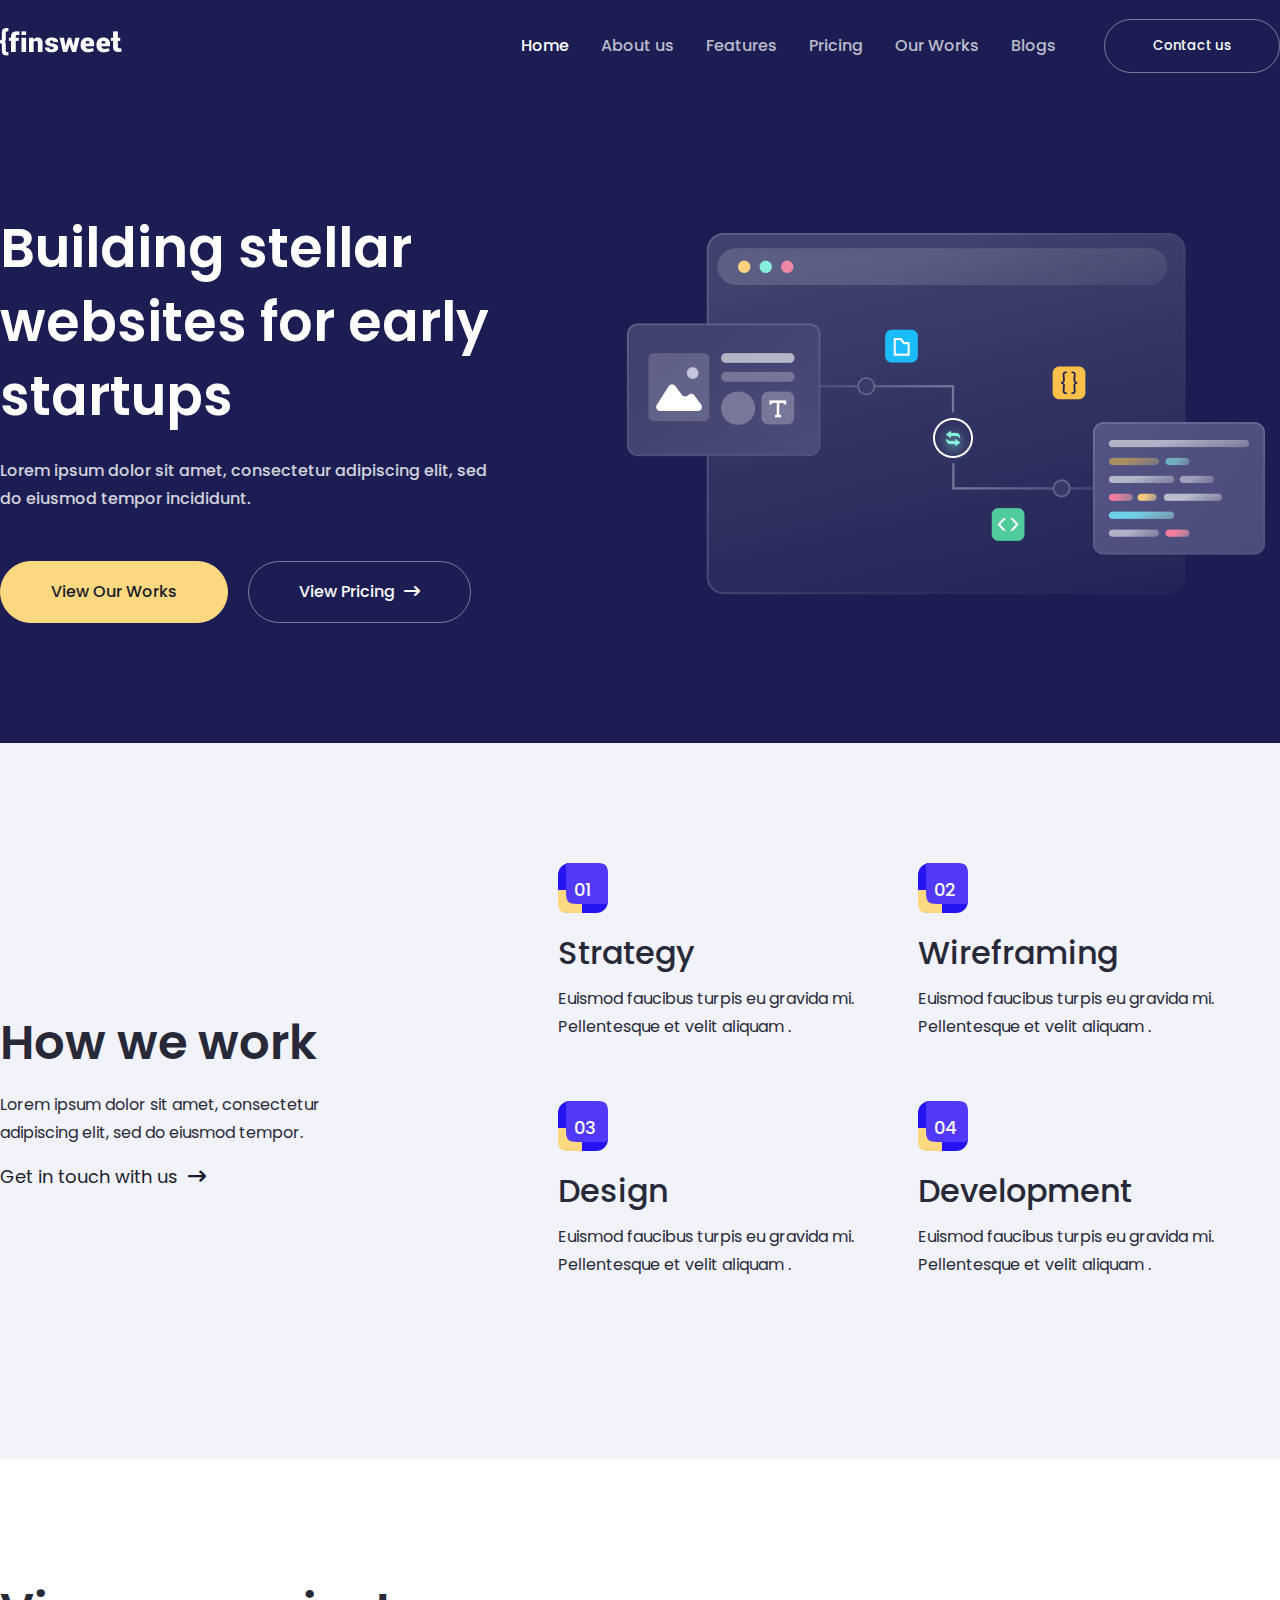
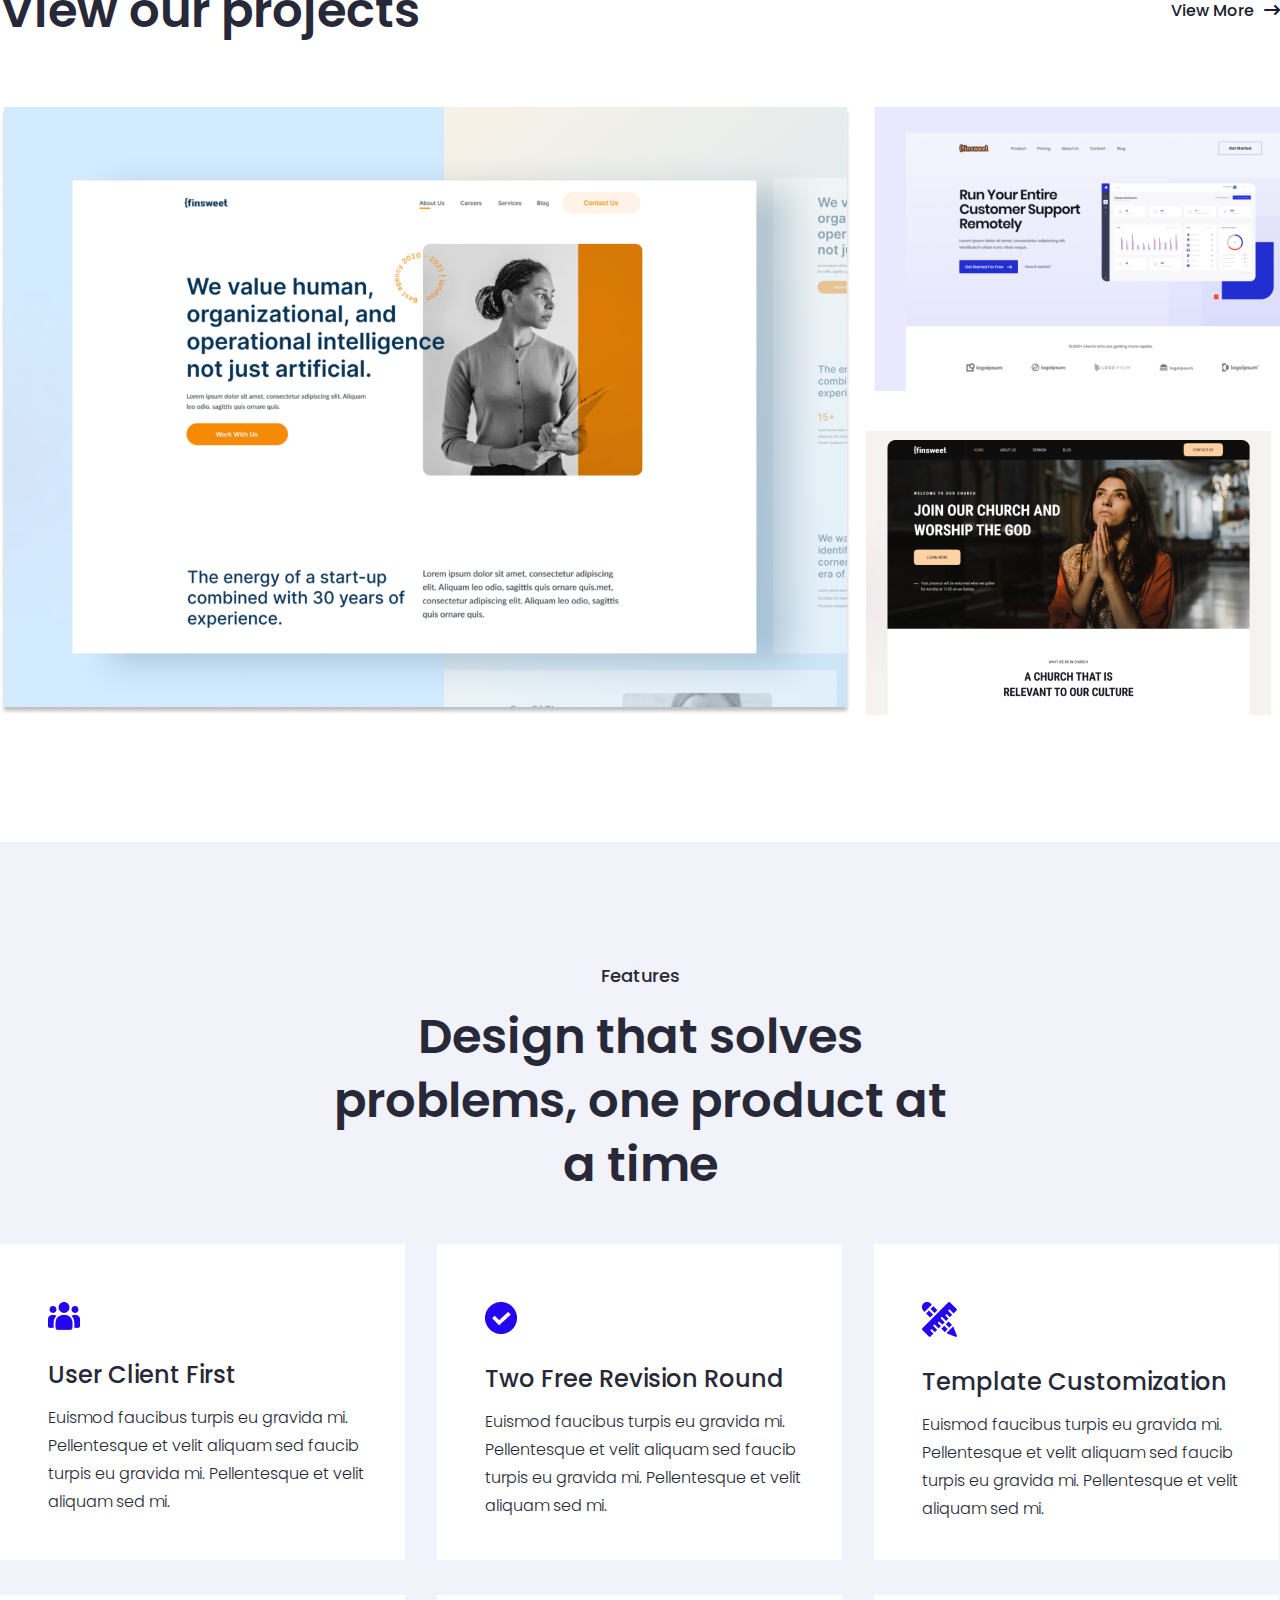
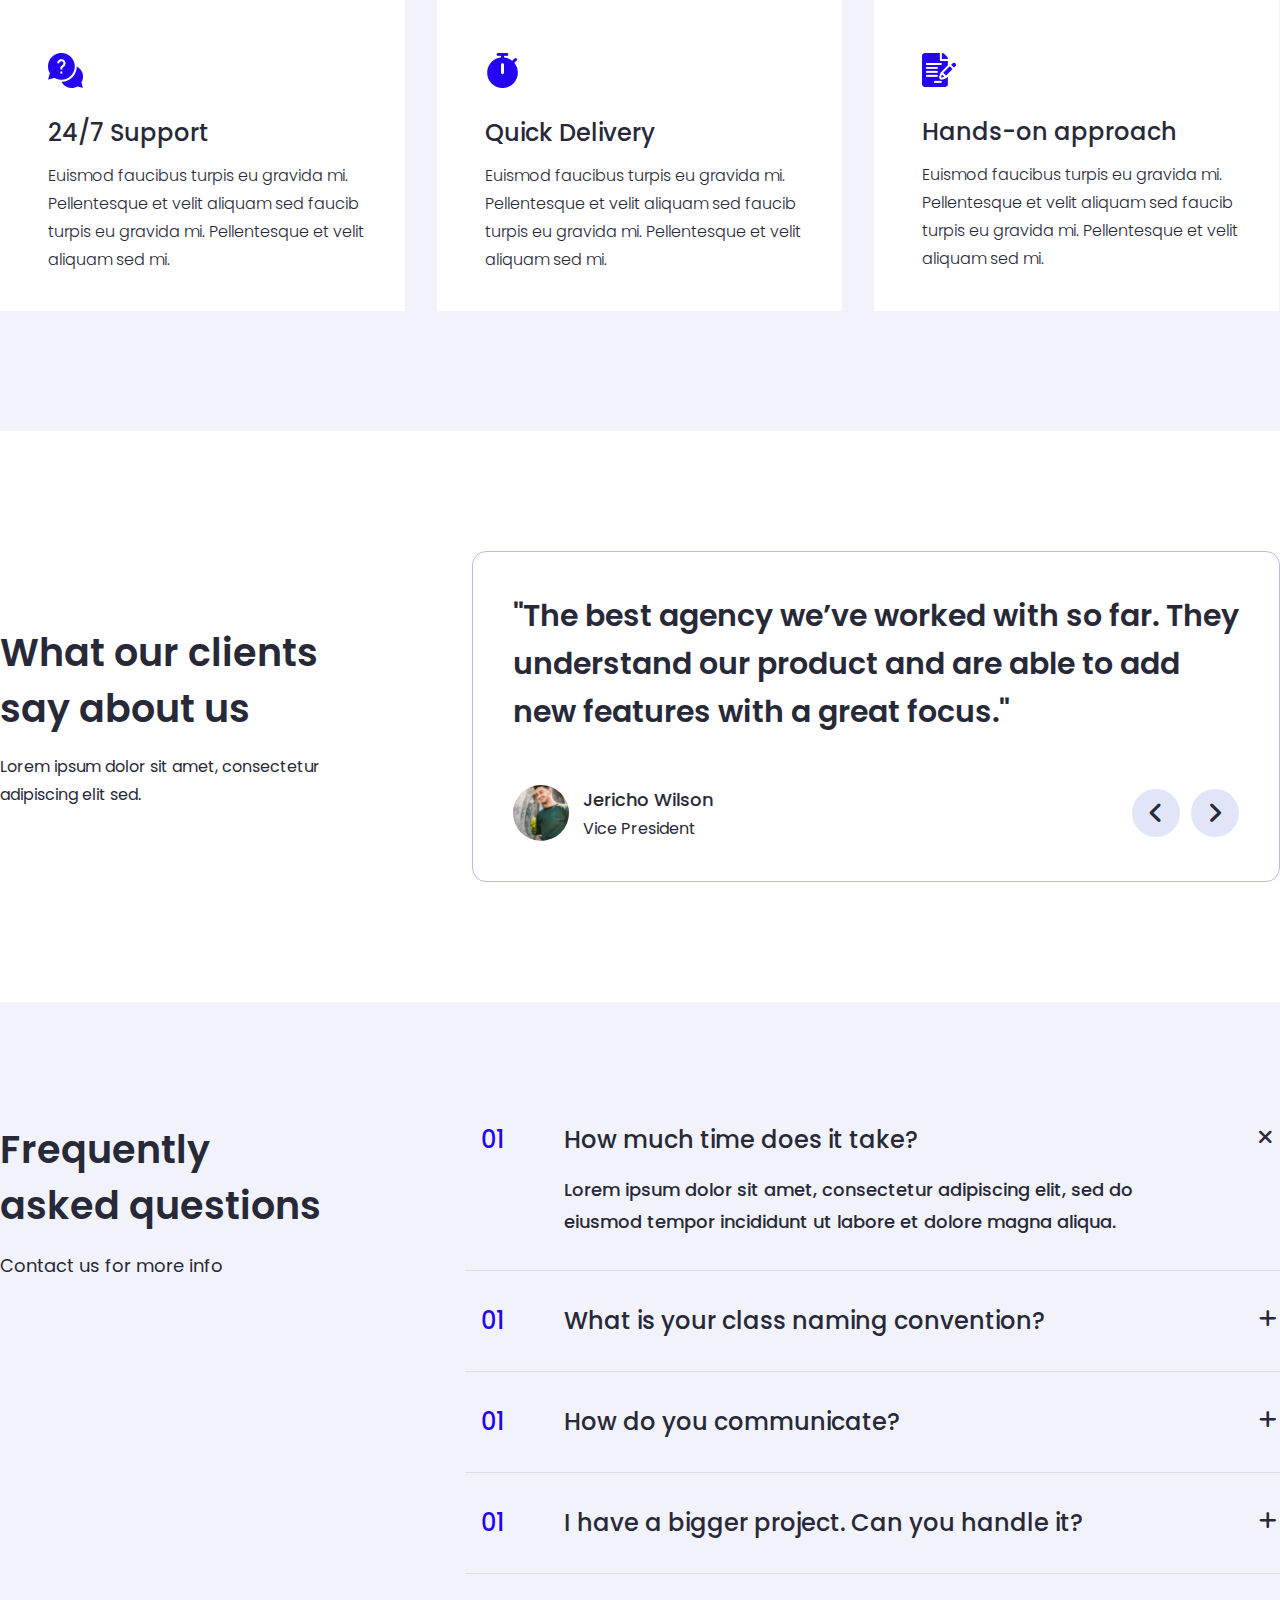
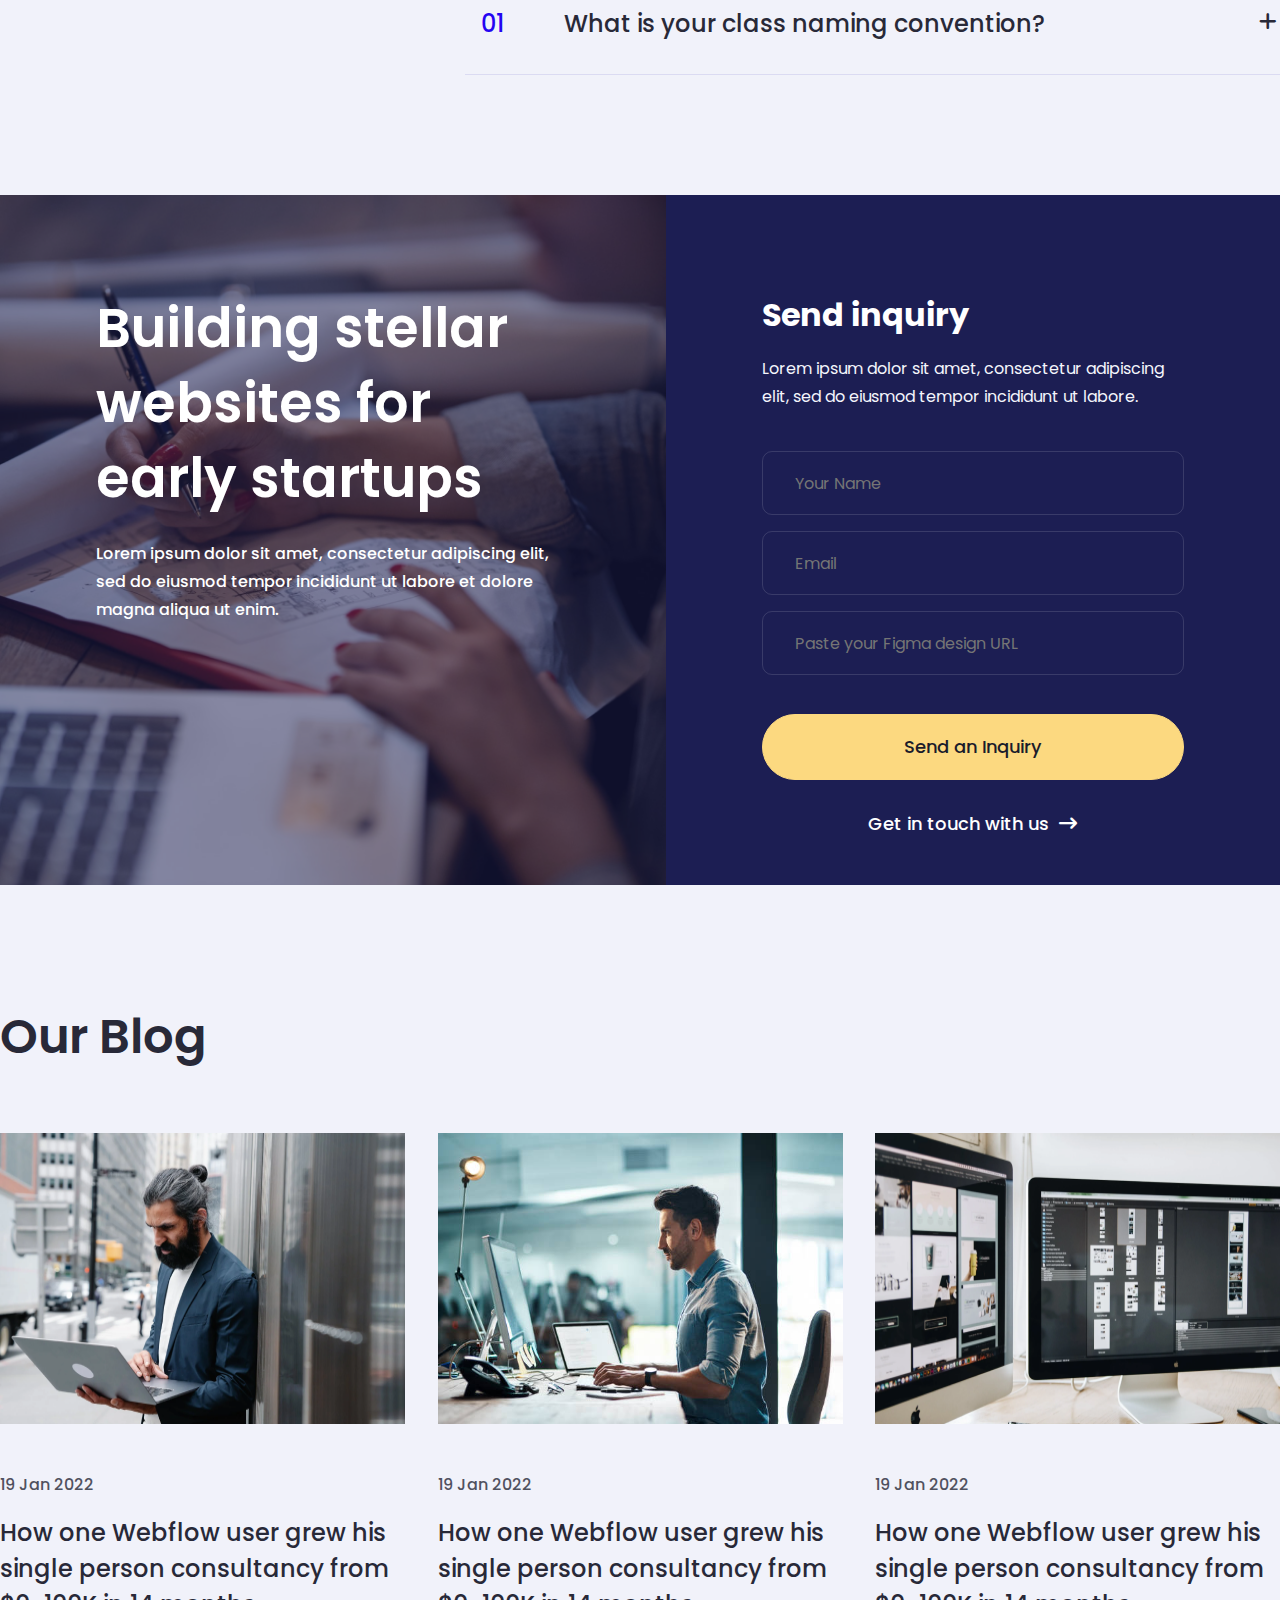
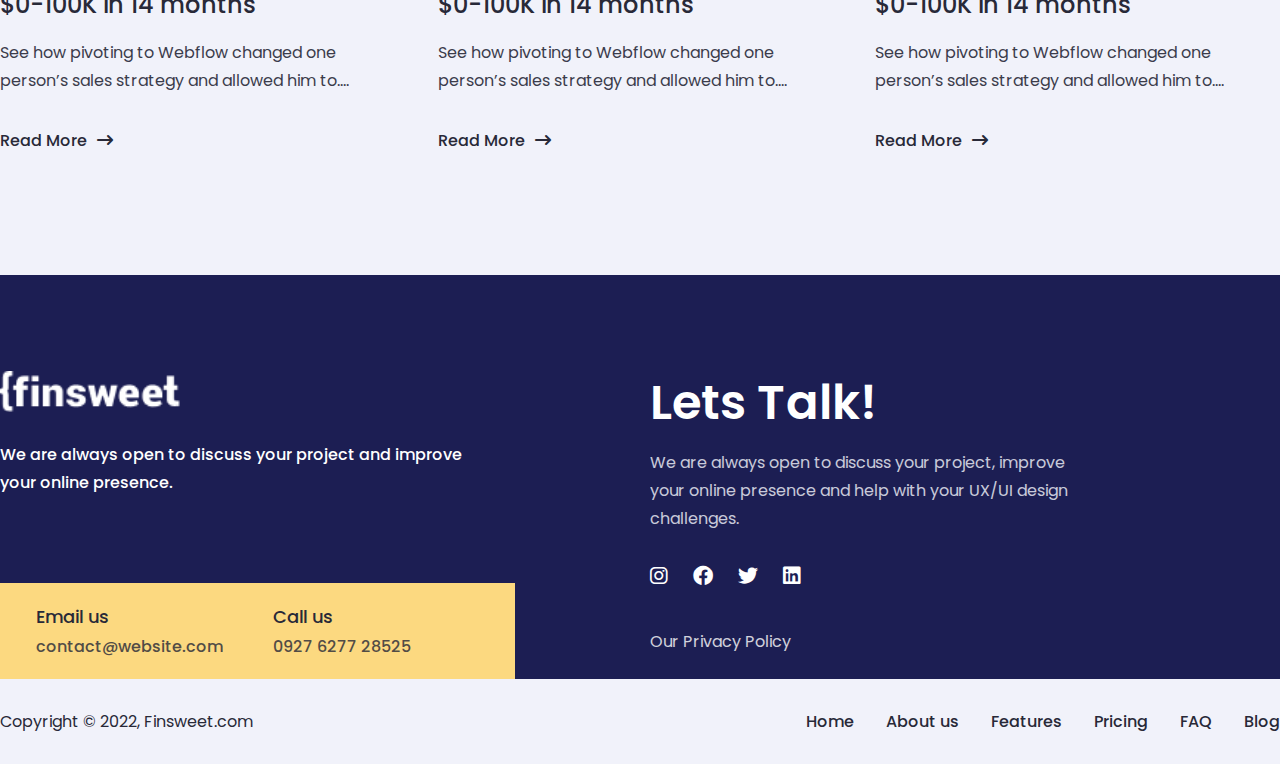
<file: index.html>
<!DOCTYPE html>
<html lang="en">

<head>
    <meta charset="UTF-8">
    <meta http-equiv="X-UA-Compatible" content="IE=edge">
    <meta name="viewport" content="width=device-width, initial-scale=1.0">
    <link rel="stylesheet" href="css/style.css">
    <link rel="stylesheet" href="css/all.min.css">
    <link rel="preconnect" href="https://fonts.googleapis.com">
    <link rel="preconnect" href="https://fonts.gstatic.com" crossorigin>
    <link href="https://fonts.googleapis.com/css2?family=Poppins:wght@100;200;300;400;500;600;700&display=swap"
        rel="stylesheet">
    <title>Finsweet Website | Home</title>
</head>

<body>

    <!-- navbar -->
    <nav>
        <div class="container">
            <div class="navBox display-flex">
                <div class="logo">
                    <a href='#'>
                        <img src="images/logo1.png" alt="logo" srcset="" />
                    </a>
                </div>
                <div class="navItem">
                    <ul class="textMedium display-flex">
                        <li><a class="navActive" href="index.html">Home</a></li>
                        <li><a href="about.html">About us</a></li>
                        <li><a href="features.html">Features</a></li>
                        <li><a href="pricing.html">Pricing</a></li>
                        <li><a href="works.html">Our Works</a></li>
                        <li><a href="blogs.html">Blogs</a></li>
                        <a href="contact.html">
                            <button class="transition">Contact us</button>
                        </a>
                    </ul>
                </div>
            </div>
        </div>
    </nav>
    <!-- navbar -->


    <!-- banner  -->
    <div class="banner">
        <div class="container bannerBox display-flex commonPadding">
            <div class="bannerTxtBox">
                <h1 class="textBig">Building stellar websites for early startups</h1>
                <p class="textSmall textMedium">Lorem ipsum dolor sit amet, consectetur adipiscing elit, sed do eiusmod
                    tempor
                    incididunt.</p>
                <div class="bannerBtnBox">
                    <a href="works.html">
                        <button class="bannerBtn textSmall textMedium btnLight transition">View Our Works</button>
                    </a>
                    <a href="pricing.html"><button class="bannerBtn textSmall textMedium btnDark transition">View
                            Pricing<i class="fa-solid fa-arrow-right-long"></i></button></a>
                </div>
            </div>
            <div class="bannerImgBox">
                <img src="images/banner_img.png" alt="banner_img">
            </div>
        </div>
    </div>
    <!-- banner  -->


    <!-- about  -->
    <div class="about">
        <div class="container aboutBox commonPadding display-flex">
            <div class="aboutTxt">
                <h1 class="textBig">How we work</h1>
                <p class="textSmall aboutTxtDetails">Lorem ipsum dolor sit amet, consectetur adipiscing elit, sed do
                    eiusmod
                    tempor.</p>
                <p class="textSmall aboutTxtFooter"><a href="#" class="transition">
                        Get in touch with us<i class="fa-solid fa-arrow-right-long"></i>
                    </a></p>

            </div>
            <div class="strategyBox">
                <div class="strategies">
                    <div class="strategyNum">
                        <img src="images/about1.png" alt="strategyNum"><span>01</span>
                    </div>
                    <h1 class="textLarge">Strategy</h1>
                    <p class="textSmall">
                        Euismod faucibus turpis eu gravida mi. Pellentesque et velit aliquam .
                    </p>
                </div>
                <div class="strategies">
                    <div class="strategyNum">
                        <img src="images/about1.png" alt="strategyNum"><span>02</span>
                    </div>
                    <h1 class="textLarge">Wireframing</h1>
                    <p class="textSmall">
                        Euismod faucibus turpis eu gravida mi. Pellentesque et velit aliquam .
                    </p>
                </div>
                <div class="strategies">
                    <div class="strategyNum">
                        <img src="images/about1.png" alt="strategyNum"><span>03</span>
                    </div>
                    <h1 class="textLarge">Design</h1>
                    <p class="textSmall">
                        Euismod faucibus turpis eu gravida mi. Pellentesque et velit aliquam .
                    </p>
                </div>
                <div class="strategies">
                    <div class="strategyNum">
                        <img src="images/about1.png" alt="strategyNum"><span>04</span>
                    </div>
                    <h1 class="textLarge">Development</h1>
                    <p class="textSmall">
                        Euismod faucibus turpis eu gravida mi. Pellentesque et velit aliquam .
                    </p>
                </div>
            </div>
        </div>
    </div>
    <!-- about  -->


    <!-- projects  -->
    <div class="projects">
        <div class="container projectBox commonPadding">
            <div class="projectHeading display-flex">
                <h1 class="textBig">View our projects</h1><a href="#"><span class="transition textSmall textMedium">View
                        More<i class="fa-solid fa-arrow-right-long"></i></span></a>
            </div>
            <div class="projectGallery display-flex">
                <div class="mainImgBox">
                    <div class="overlay transition">
                        <h1 class="textBig projectNames">Workhub office Webflow Webflow Design</h1>
                        <p class="textSmall projectDescription">
                            Euismod faucibus turpis eu gravida mi. Pellentesque et velit aliquam
                        </p>
                        <a class="projectFooter" href="#"><span>View project<i
                                    class="transition fa-solid fa-arrow-right-long"></i></span></a>
                    </div>
                    <img class="part1Img" src="images/project_img1.png" alt="projectImg1">
                </div>
                <div class="projectPart2">
                    <div class="part2ImgBox">
                        <div class="overlay">
                            <h1 class="textBig projectNames">Unisaas Website
                                Design</h1>
                            <a class="projectFooter" href="#"><span>View portfolio<i
                                        class="transition fa-solid fa-arrow-right-long"></i></span></a>
                        </div>
                        <img class="part2Img" src="images/project_img2.png" alt="projectImg2">
                    </div>
                    <div class="part2ImgBox">
                        <div class="overlay">
                            <h1 class="textBig projectNames">Another Website
                                Design</h1>
                            <a class="projectFooter" href="#"><span>View Website<i
                                        class="transition fa-solid fa-arrow-right-long"></i></span></a>
                        </div>
                        <img class="part2Img" src="images/project_img3.png" alt="projectImg3">
                    </div>
                </div>
            </div>
        </div>
    </div>
    <!-- projects  -->


    <!-- features -->
    <div class="features">
        <div class="container featureBox commonPadding">
            <div class="featureTxts text-center">
                <p class="textSmall textMedium">
                    Features
                </p>
                <h1 class="featureHeading textBig">
                    Design that solves problems, one product at a time
                </h1>
            </div>
            <div class="featureGallery display-flex">
                <div class="featureContents">
                    <div class="featureIcon"><img src="images/icons/Icon1.png" alt="Icon1"></div>
                    <p class="textMedium">User Client First</p>
                    <p class="textSmall textLight">Euismod faucibus turpis eu gravida mi. Pellentesque et velit aliquam
                        sed faucib
                        turpis eu gravida mi. Pellentesque et velit aliquam sed mi. </p>
                </div>
                <div class="featureContents">
                    <div class="featureIcon"><img src="images/icons/Icon2.png" alt="Icon2"></div>
                    <p class="textMedium">Two Free Revision Round</p>
                    <p class="textSmall textLight">Euismod faucibus turpis eu gravida mi. Pellentesque et velit aliquam
                        sed faucib
                        turpis eu gravida mi. Pellentesque et velit aliquam sed mi. </p>
                </div>
                <div class="featureContents">
                    <div class="featureIcon"><img src="images/icons/Icon3.png" alt="Icon3"></div>
                    <p class="textMedium">Template Customization</p>
                    <p class="textSmall textLight">Euismod faucibus turpis eu gravida mi. Pellentesque et velit aliquam
                        sed faucib
                        turpis eu gravida mi. Pellentesque et velit aliquam sed mi. </p>
                </div>
                <div class="featureContents">
                    <div class="featureIcon"><img src="images/icons/Icon4.png" alt="Icon4"></div>
                    <p class="textMedium">24/7 Support</p>
                    <p class="textSmall textLight">Euismod faucibus turpis eu gravida mi. Pellentesque et velit aliquam
                        sed faucib
                        turpis eu gravida mi. Pellentesque et velit aliquam sed mi. </p>
                </div>
                <div class="featureContents">
                    <div class="featureIcon"><img src="images/icons/Icon5.png" alt="Icon5"></div>
                    <p class="textMedium">Quick Delivery</p>
                    <p class="textSmall textLight">Euismod faucibus turpis eu gravida mi. Pellentesque et velit aliquam
                        sed faucib
                        turpis eu gravida mi. Pellentesque et velit aliquam sed mi. </p>
                </div>
                <div class="featureContents">
                    <div class="featureIcon"><img src="images/icons/Icon6.png" alt="Icon6"></div>
                    <p class="textMedium">Hands-on approach</p>
                    <p class="textSmall textLight">Euismod faucibus turpis eu gravida mi. Pellentesque et velit aliquam
                        sed faucib
                        turpis eu gravida mi. Pellentesque et velit aliquam sed mi. </p>
                </div>

            </div>
        </div>
    </div>
    <!-- features -->


    <!-- testimonials -->
    <div class="testimonials">
        <div class="container testimonialBox commonPadding display-flex">
            <div class="testimonialPart1">
                <h1 class="textBig">What our clients say about us</h1>
                <p class="textSmall">Lorem ipsum dolor sit amet, consectetur adipiscing elit sed.</p>
            </div>
            <div class="testimonialPart2">
                <h1 class="textBig">"The best agency we’ve worked with so far. They understand our product and are able
                    to
                    add new features with a great focus."
                </h1>
                <div class="testimonialFooter display-flex">
                    <div class="customer display-flex">
                        <img src="images/testimonialImg1.jpg" alt="">
                        <div>
                            <p class="textSmall customerName textMedium">Jericho Wilson</p>
                            <p class="customerDes">Vice President</p>
                        </div>
                    </div>
                    <div class="carouselIcons">
                        <button class="carouselIconLight"><i class="fa-solid fa-angle-left"></i></button>
                        <button class="carouselIconDark"><i class="fa-solid fa-angle-right"></i></button>
                    </div>
                </div>

            </div>
        </div>
    </div>
    <!-- testimonials -->


    <!-- FAQ -->
    <div class="faq">
        <div class="container faqBox commonPadding display-flex">
            <div class="faqTxtBox">
                <h1>Frequently asked questions</h1>
                <a href="#">
                    <p>Contact us for more info</p>
                </a>
            </div>
            <div class="faqQsBox">
                <div class="faqQs firstQs display-flex">
                    <p>01</p>
                    <div class="qsField display-flex">
                        <p class="qs">How much time does it take?</p>
                        <p class="ans">Lorem ipsum dolor sit amet, consectetur adipiscing elit, sed do eiusmod tempor
                            incididunt ut
                            labore et dolore magna aliqua.</p>
                    </div>
                    <span><i class="fa-solid fa-xmark"></i></span>
                </div>
                <div class="faqQs display-flex">
                    <p>01</p>
                    <div class="qsField display-flex">
                        <p class="qs">What is your class naming convention?</p>
                    </div>
                    <span><i class="fa-solid fa-plus"></i></span>
                </div>
                <div class="faqQs display-flex">
                    <p>01</p>
                    <div class="qsField display-flex">
                        <p class="qs">How do you communicate?</p>
                    </div>
                    <span><i class="fa-solid fa-plus"></i></span>
                </div>
                <div class="faqQs display-flex">
                    <p>01</p>
                    <div class="qsField display-flex">
                        <p class="qs">I have a bigger project. Can you handle it?</p>
                    </div>
                    <span><i class="fa-solid fa-plus"></i></span>
                </div>
                <div class="faqQs display-flex">
                    <p>01</p>
                    <div class="qsField display-flex">
                        <p class="qs">What is your class naming convention?</p>
                    </div>
                    <span><i class="fa-solid fa-plus"></i></span>
                </div>

            </div>

        </div>
    </div>
    <!-- FAQ -->


    <!-- Contact -->
    <div class="contact">
        <div class="container contactBox display-flex">
            <div class="contactImgBox">
                <div class="overlay">
                    <div class="contactImgTxtBox">
                        <h1 class="textBig">Building stellar websites for early startups</h1>
                        <p class="textSmall textMedium">Lorem ipsum dolor sit amet, consectetur adipiscing elit, sed do
                            eiusmod tempor
                            incididunt ut labore et dolore magna aliqua ut enim.</p>
                    </div>
                </div>

            </div>
            <div class="contactField">
                <h1 class="contactFieldHeading">Send inquiry</h1>
                <p class="contactFieldTxt textSmall">Lorem ipsum dolor sit amet, consectetur adipiscing elit, sed do
                    eiusmod
                    tempor incididunt ut labore.</p>
                <form class="contactFieldForm display-flex" action="#" method="POST">
                    <input class="contactInp" type="text" placeholder="Your Name">
                    <input class="contactInp" type="email" placeholder="Email">
                    <input class="contactInp" type="url" placeholder="Paste your Figma design URL">
                    <input class="contactSubmit btnLight transition" type="submit" value="Send an Inquiry">
                </form>
                <p class="contactFieldFooter text-center">
                    <a class="transition" href="#">
                        Get in touch with us<i class="fa-solid fa-arrow-right-long"></i>
                    </a>
                </p>
            </div>
        </div>
    </div>
    <!-- Contact -->


    <!-- Blog -->
    <div class="blog">
        <div class="container blogBox commonPadding">
            <div>
                <h1 class="blogBoxHeading textBig">Our Blog</h1>
            </div>
            <div class="blogGallery display-flex">
                <div class="blogDisplay">
                    <div class="blogImg">
                        <img src="images/blog1.png" alt="blogImg1">
                    </div>
                    <div class="blogTxts">
                        <p class="blogDate textSmall textMedium">19 Jan 2022</p>
                        <h3 class="blogHeading textMedium">How one Webflow user grew his single person consultancy from
                            $0-100K in
                            14 months</h3>
                        <p class="blogDetails textSmall">See how pivoting to Webflow changed one person’s sales strategy
                            and allowed him to....</p>
                        <p class="blogFooter textSmall textMedium">
                            <a class="transition" href="#">Read More<i
                                    class="transition fa-solid fa-arrow-right-long"></i></a>
                        </p>
                    </div>
                </div>
                <div class="blogDisplay">
                    <div class="blogImg">
                        <img src="images/blog2.jpg" alt="blogImg2">
                    </div>
                    <div class="blogTxts">
                        <p class="blogDate textSmall textMedium">19 Jan 2022</p>
                        <h3 class="blogHeading textMedium">How one Webflow user grew his single person consultancy from
                            $0-100K in
                            14 months</h3>
                        <p class="blogDetails textSmall">See how pivoting to Webflow changed one person’s sales strategy
                            and allowed him to....</p>
                        <p class="blogFooter textSmall textMedium">
                            <a class="transition" href="#">Read More<i
                                    class="transition fa-solid fa-arrow-right-long"></i></a>
                        </p>
                    </div>
                </div>
                <div class="blogDisplay">
                    <div class="blogImg">
                        <img src="images/blog3.png" alt="blogImg3">
                    </div>
                    <div class="blogTxts">
                        <p class="blogDate textSmall textMedium">19 Jan 2022</p>
                        <h3 class="blogHeading textMedium">How one Webflow user grew his single person consultancy from
                            $0-100K in
                            14 months</h3>
                        <p class="blogDetails textSmall">See how pivoting to Webflow changed one person’s sales strategy
                            and allowed him to....</p>
                        <p class="blogFooter textSmall textMedium">
                            <a class="transition" href="#">Read More<i
                                    class="transition fa-solid fa-arrow-right-long"></i></a>
                        </p>
                    </div>
                </div>
            </div>
        </div>
    </div>
    <!-- Blog -->


    <!-- Footer -->
    <div class="footer">
        <div class="container footerBox display-flex">
            <div class="footerPart1">
                <img src="images/logo1.png" alt="logo">
                <p class="footerAbout textSmall textMedium">
                    We are always open to discuss your project and improve your online presence.
                </p>
                <div class="footerContactBox display-flex">
                    <div class="footerContacts textSmall">
                        <p>Email us</p>
                        <span class="textSmall textMedium">contact@website.com</span>
                    </div>
                    <div class="footerContacts textSmall">
                        <p>Call us</p>
                        <span class="textSmall textMedium">0927 6277 28525</span>
                    </div>
                </div>
            </div>
            <div class="footerPart2">
                <h1 class="textBig">Lets Talk!</h1>
                <p class="footerInvitation textSmall">We are always open to discuss your project, improve your online
                    presence
                    and help
                    with your
                    UX/UI design challenges.</p>
                <div class="footerIcons display-flex">
                    <a href="#"><i class="fa-brands fa-instagram"></i></a>
                    <a href="#"><i class="fa-brands fa-facebook"></i></a>
                    <a href="#"><i class="fa-brands fa-twitter"></i></a>
                    <a href="#"><i class="fa-brands fa-linkedin"></i></a>
                </div>
                <p class="contactFieldFooter privacyLink">
                    <a class="transition" href="privacy.html">
                        Our Privacy Policy
                    </a>
                </p>
            </div>
        </div>

        <!-- footerNav -->
        <nav class="footerNav">
            <div class="container">
                <div class="navBox display-flex">
                    <div class="footerTxt">
                        <span>Copyright &#169 2022, Finsweet.com</span>
                    </div>
                    <div class="navItem footerNavItem">
                        <ul class="textMedium display-flex">
                            <li><a href="#home">Home</a></li>
                            <li><a href="#about">About us</a></li>
                            <li><a href="#features">Features</a></li>
                            <li><a href="#pricing">Pricing</a></li>
                            <li><a href="#faq">FAQ</a></li>
                            <li><a href="#blog">Blog</a></li>
                        </ul>
                    </div>
                </div>
            </div>
        </nav>
        <!-- footerNav -->
    </div>

    <!-- Footer -->

</body>

</html>
</file>
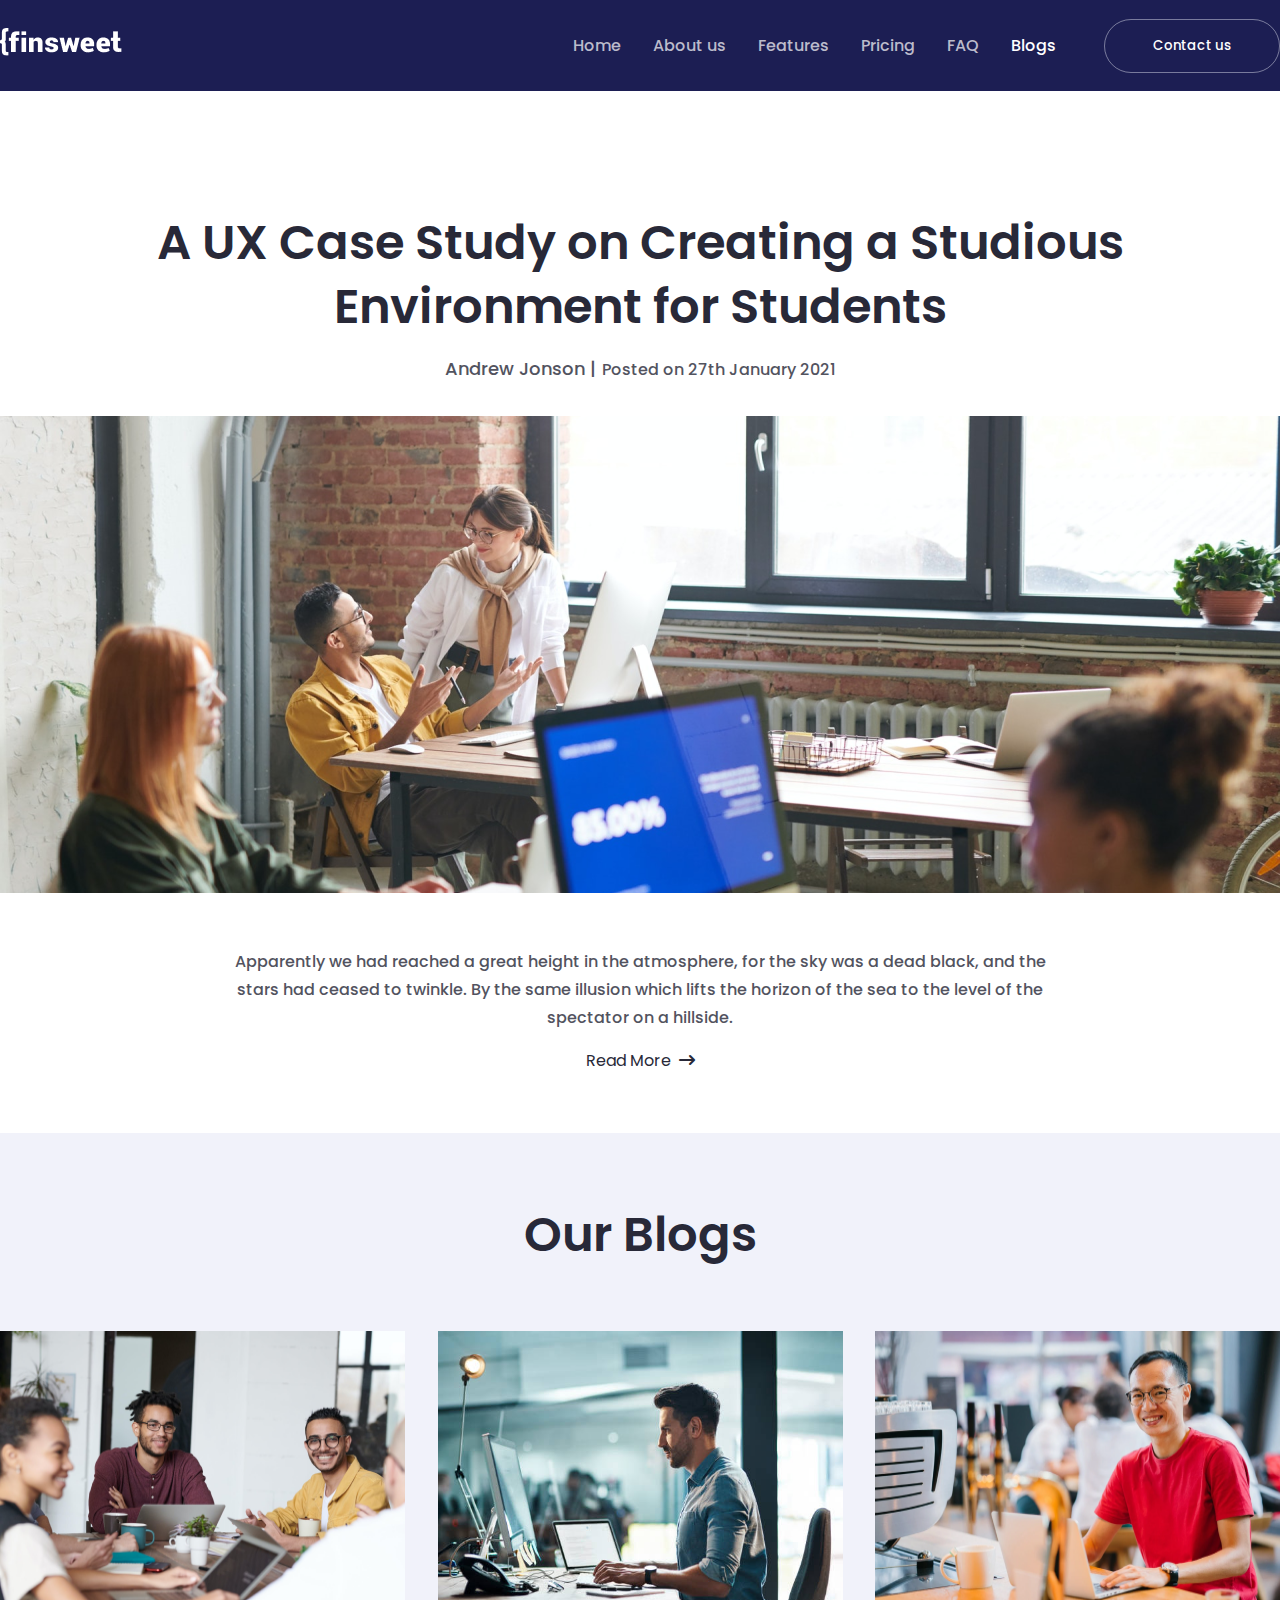
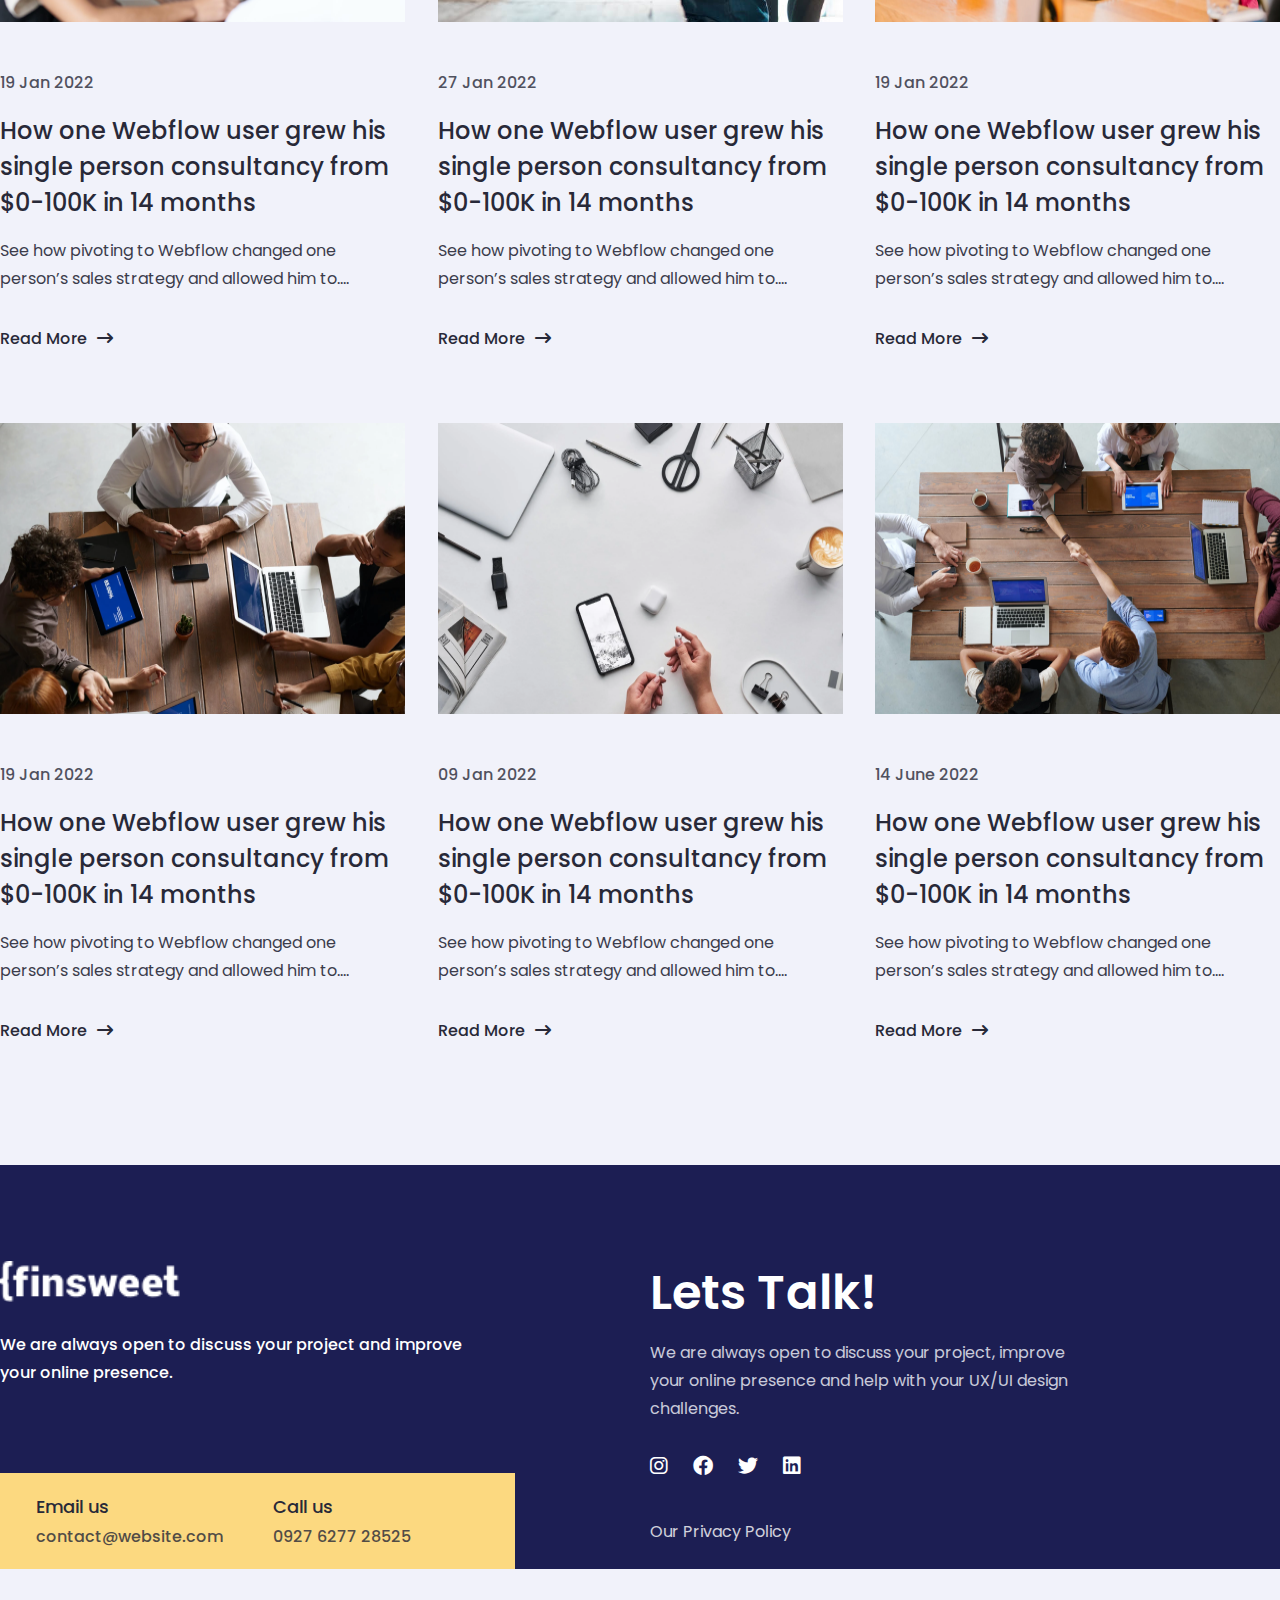
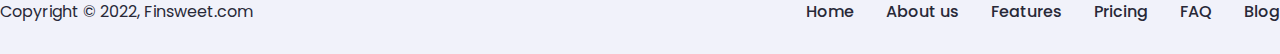
<file: blogs.html>
<!DOCTYPE html>
<html lang="en">

<head>
    <meta charset="UTF-8">
    <meta http-equiv="X-UA-Compatible" content="IE=edge">
    <meta name="viewport" content="width=device-width, initial-scale=1.0">
    <link rel="stylesheet" href="css/style.css">
    <link rel="stylesheet" href="css/all.min.css">
    <link rel="preconnect" href="https://fonts.googleapis.com">
    <link rel="preconnect" href="https://fonts.gstatic.com" crossorigin>
    <link href="https://fonts.googleapis.com/css2?family=Poppins:wght@100;200;300;400;500;600;700&display=swap"
        rel="stylesheet">
    <title>Finsweet Website | Blogs</title>
</head>

<body>

    <!-- navbar -->
    <nav>
        <div class="container">
            <div class="navBox display-flex">
                <div class="logo">
                    <a href='#'>
                        <img src="images/logo1.png" alt="logo" srcset="" />
                    </a>
                </div>
                <div class="navItem">
                    <ul class="textMedium display-flex">
                        <li><a href="index.html">Home</a></li>
                        <li><a href="about.html">About us</a></li>
                        <li><a href="features.html">Features</a></li>
                        <li><a href="pricing.html">Pricing</a></li>
                        <li><a href="faq.html">FAQ</a></li>
                        <li><a class="navActive" href="blogs.html">Blogs</a></li>
                        <a href="contact.html">
                            <button class="transition">Contact us</button>
                        </a>
                    </ul>
                </div>
            </div>
        </div>
    </nav>
    <!-- navbar -->


    <!-- Blog Banner -->
    <div class="blogBanner">
        <div class="container blogBannerBox text-center">
            <h1 class="textBig">A UX Case Study on Creating a Studious Environment for Students</h1>
            <p class="textSmall textMedium"><span>Andrew Jonson |</span>Posted on 27th January 2021</p>
            <div class="blogBannerImg">
                <img src="images/blogs/blogBnrImg.png" alt="blogBannerImg">
            </div>
            <div class="blogBannerFooter">
                <p class="textSmall textMedium">Apparently we had reached a great height in the atmosphere, for the sky
                    was a dead
                    black, and the stars had ceased to twinkle. By the same illusion which lifts the horizon of the sea
                    to
                    the level of the spectator on a hillside.</p>
                <a class="transition" href="readBlog1.html">Read More<i class="transition fa-solid fa-arrow-right-long"></i></a>
            </div>
        </div>
    </div>
    <!-- Blog Banner -->


    <!-- Blog Showcase -->
    <div class="blog blogShowcase">
        <div class="container blogBox blogShowcaseBox">
            <div>
                <h1 class="blogBoxHeading text-center textBig">Our Blogs</h1>
            </div>
            <div class="blogGallery display-flex">
                <div class="blogDisplay">
                    <div class="blogImg">
                        <img src="images/blogs/blogsImg6.png" alt="blogImg">
                    </div>
                    <div class="blogTxts">
                        <p class="blogDate textSmall textMedium">19 Jan 2022</p>
                        <h3 class="blogHeading textMedium">How one Webflow user grew his single person consultancy from
                            $0-100K in
                            14 months</h3>
                        <p class="blogDetails textSmall">See how pivoting to Webflow changed one person’s sales strategy
                            and allowed him to....</p>
                        <p class="blogFooter textSmall textMedium">
                            <a class="transition" href="#">Read More<i
                                    class="transition fa-solid fa-arrow-right-long"></i></a>
                        </p>
                    </div>
                </div>
                <div class="blogDisplay">
                    <div class="blogImg">
                        <img src="images/blog2.jpg" alt="blogImg2">
                    </div>
                    <div class="blogTxts">
                        <p class="blogDate textSmall textMedium">27 Jan 2022</p>
                        <h3 class="blogHeading textMedium">How one Webflow user grew his single person consultancy from
                            $0-100K in
                            14 months</h3>
                        <p class="blogDetails textSmall">See how pivoting to Webflow changed one person’s sales strategy
                            and allowed him to....</p>
                        <p class="blogFooter textSmall textMedium">
                            <a class="transition" href="#">Read More<i
                                    class="transition fa-solid fa-arrow-right-long"></i></a>
                        </p>
                    </div>
                </div>
                <div class="blogDisplay">
                    <div class="blogImg">
                        <img src="images/blogs/blogsImg3.png" alt="blogImg3">
                    </div>
                    <div class="blogTxts">
                        <p class="blogDate textSmall textMedium">19 Jan 2022</p>
                        <h3 class="blogHeading textMedium">How one Webflow user grew his single person consultancy
                            from
                            $0-100K in
                            14 months</h3>
                        <p class="blogDetails textSmall">See how pivoting to Webflow changed one person’s sales
                            strategy
                            and allowed him to....</p>
                        <p class="blogFooter textSmall textMedium">
                            <a class="transition" href="#">Read More<i
                                    class="transition fa-solid fa-arrow-right-long"></i></a>
                        </p>
                    </div>
                </div>
                <div class="blogDisplay">
                    <div class="blogImg">
                        <img src="images/blogs/blogsImg4 (2).png" alt="blogImg4">
                    </div>
                    <div class="blogTxts">
                        <p class="blogDate textSmall textMedium">19 Jan 2022</p>
                        <h3 class="blogHeading textMedium">How one Webflow user grew his single person consultancy
                            from
                            $0-100K in
                            14 months</h3>
                        <p class="blogDetails textSmall">See how pivoting to Webflow changed one person’s sales
                            strategy
                            and allowed him to....</p>
                        <p class="blogFooter textSmall textMedium">
                            <a class="transition" href="#">Read More<i
                                    class="transition fa-solid fa-arrow-right-long"></i></a>
                        </p>
                    </div>
                </div>
                <div class="blogDisplay">
                    <div class="blogImg">
                        <img src="images/blogs/blogsImg5.png" alt="blogImg5">
                    </div>
                    <div class="blogTxts">
                        <p class="blogDate textSmall textMedium">09 Jan 2022</p>
                        <h3 class="blogHeading textMedium">How one Webflow user grew his single person consultancy
                            from
                            $0-100K in
                            14 months</h3>
                        <p class="blogDetails textSmall">See how pivoting to Webflow changed one person’s sales
                            strategy
                            and allowed him to....</p>
                        <p class="blogFooter textSmall textMedium">
                            <a class="transition" href="#">Read More<i
                                    class="transition fa-solid fa-arrow-right-long"></i></a>
                        </p>
                    </div>
                </div>
                <div class="blogDisplay">
                    <div class="blogImg">
                        <img src="images/blogs/blogsImg2.png" alt="blogImg2">
                    </div>
                    <div class="blogTxts">
                        <p class="blogDate textSmall textMedium">14 June 2022</p>
                        <h3 class="blogHeading textMedium">How one Webflow user grew his single person consultancy
                            from
                            $0-100K in
                            14 months</h3>
                        <p class="blogDetails textSmall">See how pivoting to Webflow changed one person’s sales
                            strategy
                            and allowed him to....</p>
                        <p class="blogFooter textSmall textMedium">
                            <a class="transition" href="#">Read More<i
                                    class="transition fa-solid fa-arrow-right-long"></i></a>
                        </p>
                    </div>
                </div>
            </div>
        </div>
    </div>
    <!-- Blog Showcase -->


    <!-- Footer -->
    <div class="footer">
        <div class="container footerBox display-flex">
            <div class="footerPart1">
                <img src="images/logo1.png" alt="logo">
                <p class="footerAbout textSmall textMedium">
                    We are always open to discuss your project and improve your online presence.
                </p>
                <div class="footerContactBox display-flex">
                    <div class="footerContacts textSmall">
                        <p>Email us</p>
                        <span class="textSmall textMedium">contact@website.com</span>
                    </div>
                    <div class="footerContacts textSmall">
                        <p>Call us</p>
                        <span class="textSmall textMedium">0927 6277 28525</span>
                    </div>
                </div>
            </div>
            <div class="footerPart2">
                <h1 class="textBig">Lets Talk!</h1>
                <p class="footerInvitation textSmall">We are always open to discuss your project, improve your online
                    presence
                    and help
                    with your
                    UX/UI design challenges.</p>
                <div class="footerIcons display-flex">
                    <a href="#"><i class="fa-brands fa-instagram"></i></a>
                    <a href="#"><i class="fa-brands fa-facebook"></i></a>
                    <a href="#"><i class="fa-brands fa-twitter"></i></a>
                    <a href="#"><i class="fa-brands fa-linkedin"></i></a>
                </div>
                 <p class="contactFieldFooter privacyLink">
                     <a class="transition" href="privacy.html">
                         Our Privacy Policy
                     </a>
                 </p>
            </div>
        </div>

        <!-- footerNav -->
        <nav class="footerNav">
            <div class="container">
                <div class="navBox display-flex">
                    <div class="footerTxt">
                        <span>Copyright &#169 2022, Finsweet.com</span>
                    </div>
                    <div class="navItem footerNavItem">
                        <ul class="textMedium display-flex">
                            <li><a href="#home">Home</a></li>
                            <li><a href="#about">About us</a></li>
                            <li><a href="#features">Features</a></li>
                            <li><a href="#pricing">Pricing</a></li>
                            <li><a href="#faq">FAQ</a></li>
                            <li><a href="#blog">Blog</a></li>
                        </ul>
                    </div>
                </div>
            </div>
        </nav>
        <!-- footerNav -->
    </div>
    <!-- Footer -->

</body>

</html>
</file>
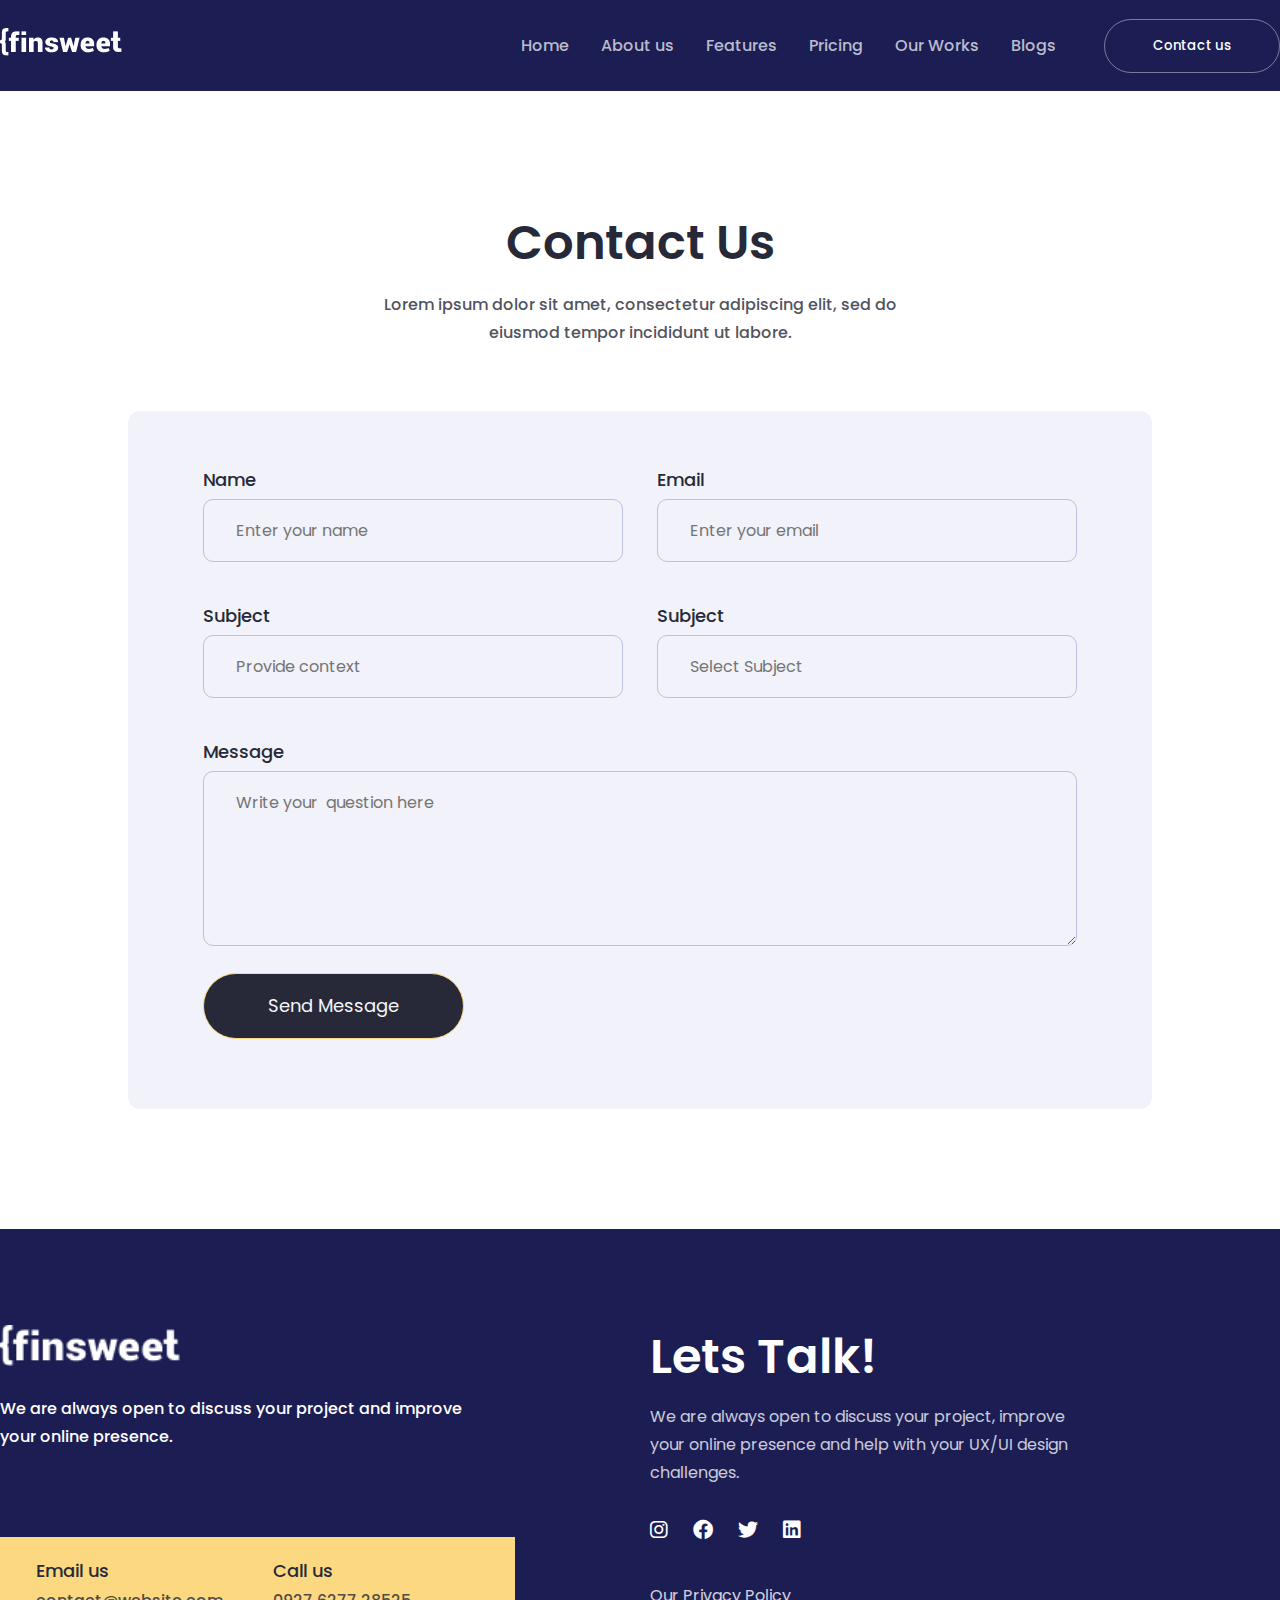
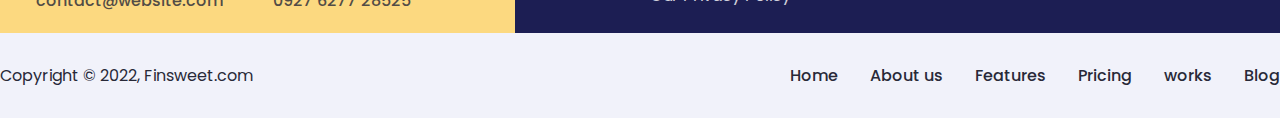
<file: contact.html>
<!DOCTYPE html>
<html lang="en">

<head>
    <meta charset="UTF-8">
    <meta http-equiv="X-UA-Compatible" content="IE=edge">
    <meta name="viewport" content="width=device-width, initial-scale=1.0">
    <link rel="stylesheet" href="css/style.css">
    <link rel="stylesheet" href="css/all.min.css">
    <link rel="preconnect" href="https://fonts.googleapis.com">
    <link rel="preconnect" href="https://fonts.gstatic.com" crossorigin>
    <link href="https://fonts.googleapis.com/css2?family=Poppins:wght@100;200;300;400;500;600;700&display=swap"
        rel="stylesheet">
    <title>Finsweet Website | Contact Us</title>
</head>

<body>

    <!-- navbar -->
    <nav>
        <div class="container">
            <div class="navBox display-flex">
                <div class="logo">
                    <a href='#'>
                        <img src="images/logo1.png" alt="logo" />
                    </a>
                </div>
                <div class="navItem">
                    <ul class="textMedium display-flex">
                        <li><a href="index.html">Home</a></li>
                        <li><a href="about.html">About us</a></li>
                        <li><a href="features.html">Features</a></li>
                        <li><a href="pricing.html">Pricing</a></li>
                        <li><a href="works.html">Our Works</a></li>
                        <li><a href="blogs.html">Blogs</a></li>
                        <a class="contactActive" href="contact.html">
                            <button class="transition">Contact us</button>
                        </a>
                    </ul>
                </div>
            </div>
        </div>
    </nav>
    <!-- navbar -->


    <!-- Contact -->
    <div class="contactPage">
        <div class="container contactPageBox commonPadding">
            <div class="contactBoxHeader text-center">
                <h1 class="textBig">Contact Us</h1>
                <p class="textSmall textMedium">Lorem ipsum dolor sit amet, consectetur adipiscing elit, sed do eiusmod
                    tempor incididunt ut labore.</p>
            </div>
            <div class="contactFormBox">
                <form class="display-flex" action="#" method="POST">
                    <div class="inpField">
                        <label for="">Name</label><input type="text" placeholder="Enter your name">
                    </div>
                    <div class="inpField">
                        <label for="">Email</label><input type="email" placeholder="Enter your email">
                    </div>
                    <div class="inpField">
                        <label for="">Subject</label><input type="text" placeholder="Provide context">
                    </div>
                    <div class="inpField">
                        <label for="">Subject</label><input type="text" placeholder="Select Subject">
                    </div>
                   <div class="textArea">
                     <label for="">Message</label>
                     <textarea name="" id="" cols="30" rows="10" placeholder="Write your  question here"></textarea>
                   </div>
                   <button class="btnLight">Send Message</button>
                </form>
            </div>
        </div>
    </div>
    <!-- Contact -->


    <!-- Footer -->
    <div class="footer">
        <div class="container footerBox display-flex">
            <div class="footerPart1">
                <img src="images/logo1.png" alt="logo">
                <p class="footerAbout textSmall textMedium">
                    We are always open to discuss your project and improve your online presence.
                </p>
                <div class="footerContactBox display-flex">
                    <div class="footerContacts textSmall">
                        <p>Email us</p>
                        <span class="textSmall textMedium">contact@website.com</span>
                    </div>
                    <div class="footerContacts textSmall">
                        <p>Call us</p>
                        <span class="textSmall textMedium">0927 6277 28525</span>
                    </div>
                </div>
            </div>
            <div class="footerPart2">
                <h1 class="textBig">Lets Talk!</h1>
                <p class="footerInvitation textSmall">We are always open to discuss your project, improve your
                    online
                    presence
                    and help
                    with your
                    UX/UI design challenges.</p>
                <div class="footerIcons display-flex">
                    <a href="#"><i class="fa-brands fa-instagram"></i></a>
                    <a href="#"><i class="fa-brands fa-facebook"></i></a>
                    <a href="#"><i class="fa-brands fa-twitter"></i></a>
                    <a href="#"><i class="fa-brands fa-linkedin"></i></a>
                </div>
                <p class="contactFieldFooter privacyLink">
                    <a class="transition" href="privacy.html">
                        Our Privacy Policy
                    </a>
                </p>
            </div>
        </div>

        <!-- footerNav -->
        <nav class="footerNav">
            <div class="container">
                <div class="navBox display-flex">
                    <div class="footerTxt">
                        <span>Copyright &#169 2022, Finsweet.com</span>
                    </div>
                    <div class="navItem footerNavItem">
                        <ul class="textMedium display-flex">
                            <li><a href="#home">Home</a></li>
                            <li><a href="#about">About us</a></li>
                            <li><a href="#features">Features</a></li>
                            <li><a href="#pricing">Pricing</a></li>
                            <li><a href="#works">works</a></li>
                            <li><a href="#blog">Blog</a></li>
                        </ul>
                    </div>
                </div>
            </div>
        </nav>
        <!-- footerNav -->
    </div>
    <!-- Footer -->

</body>

</html>
</file>
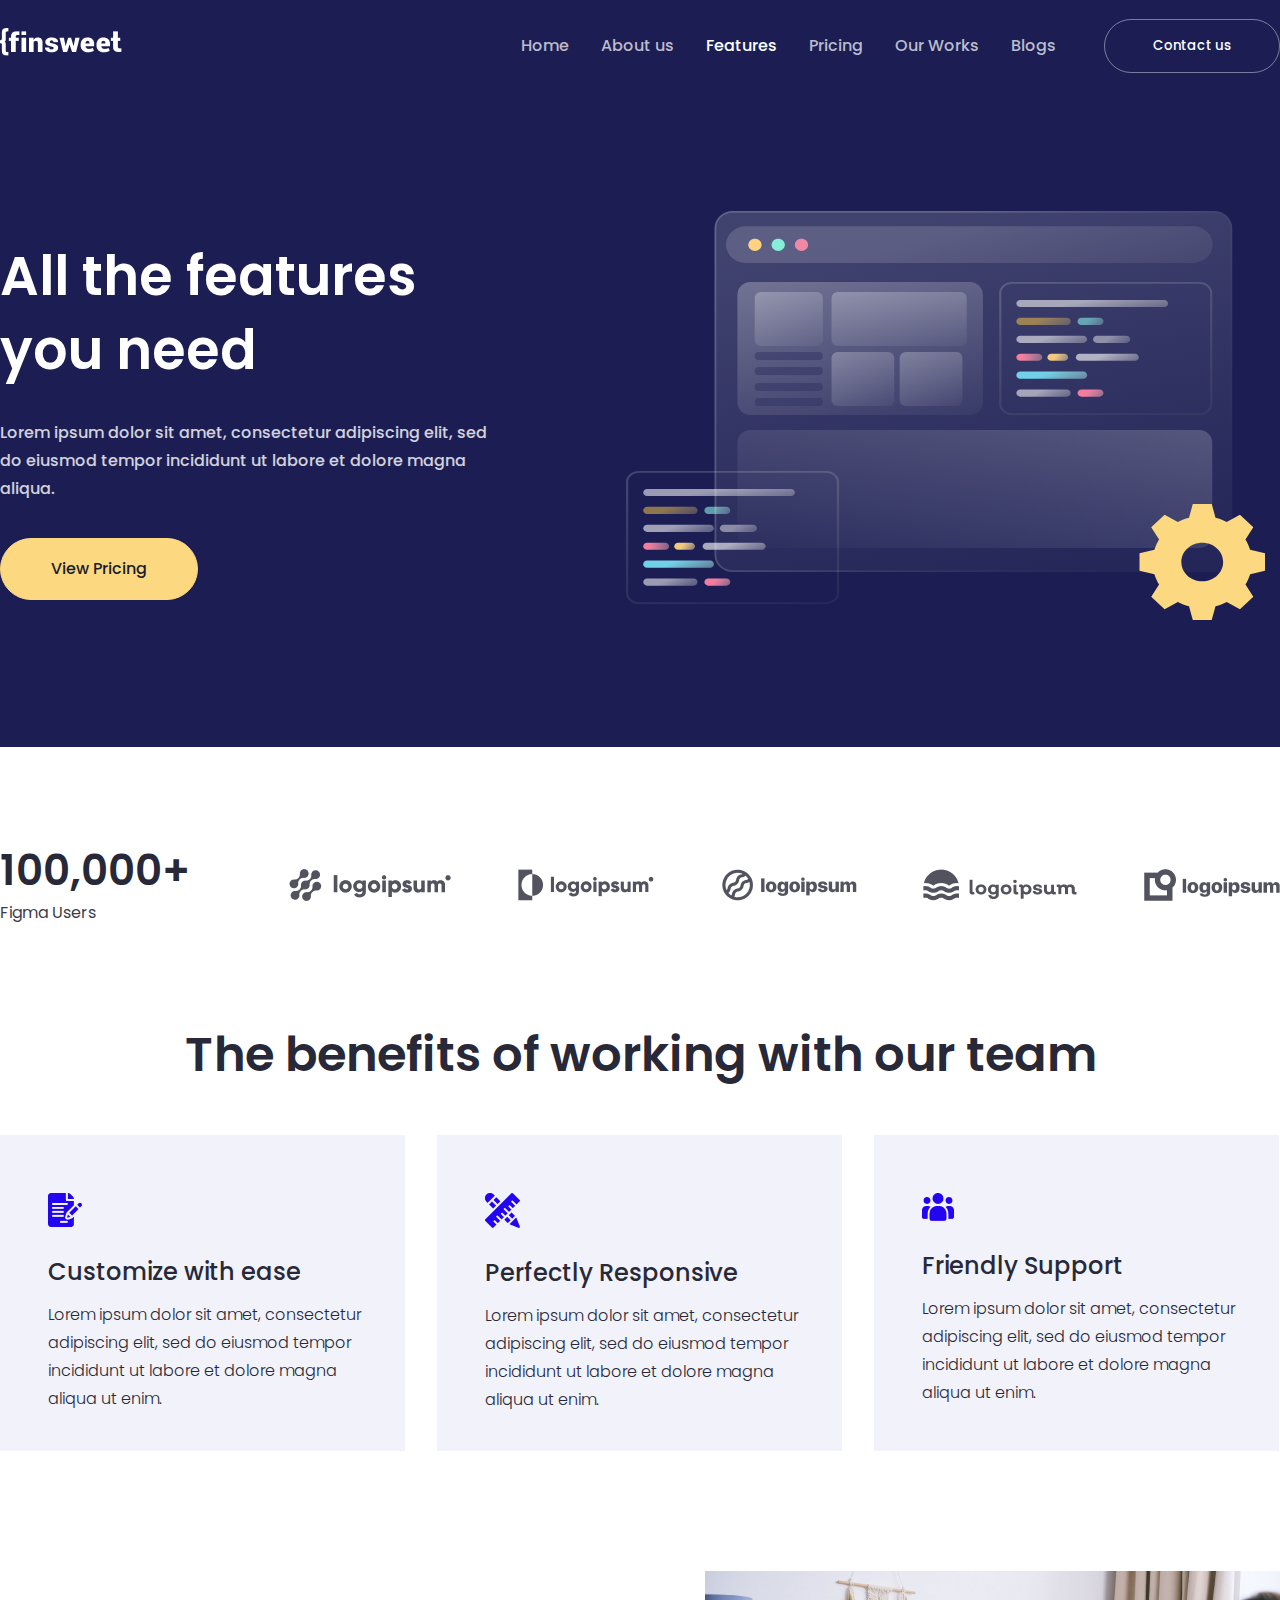
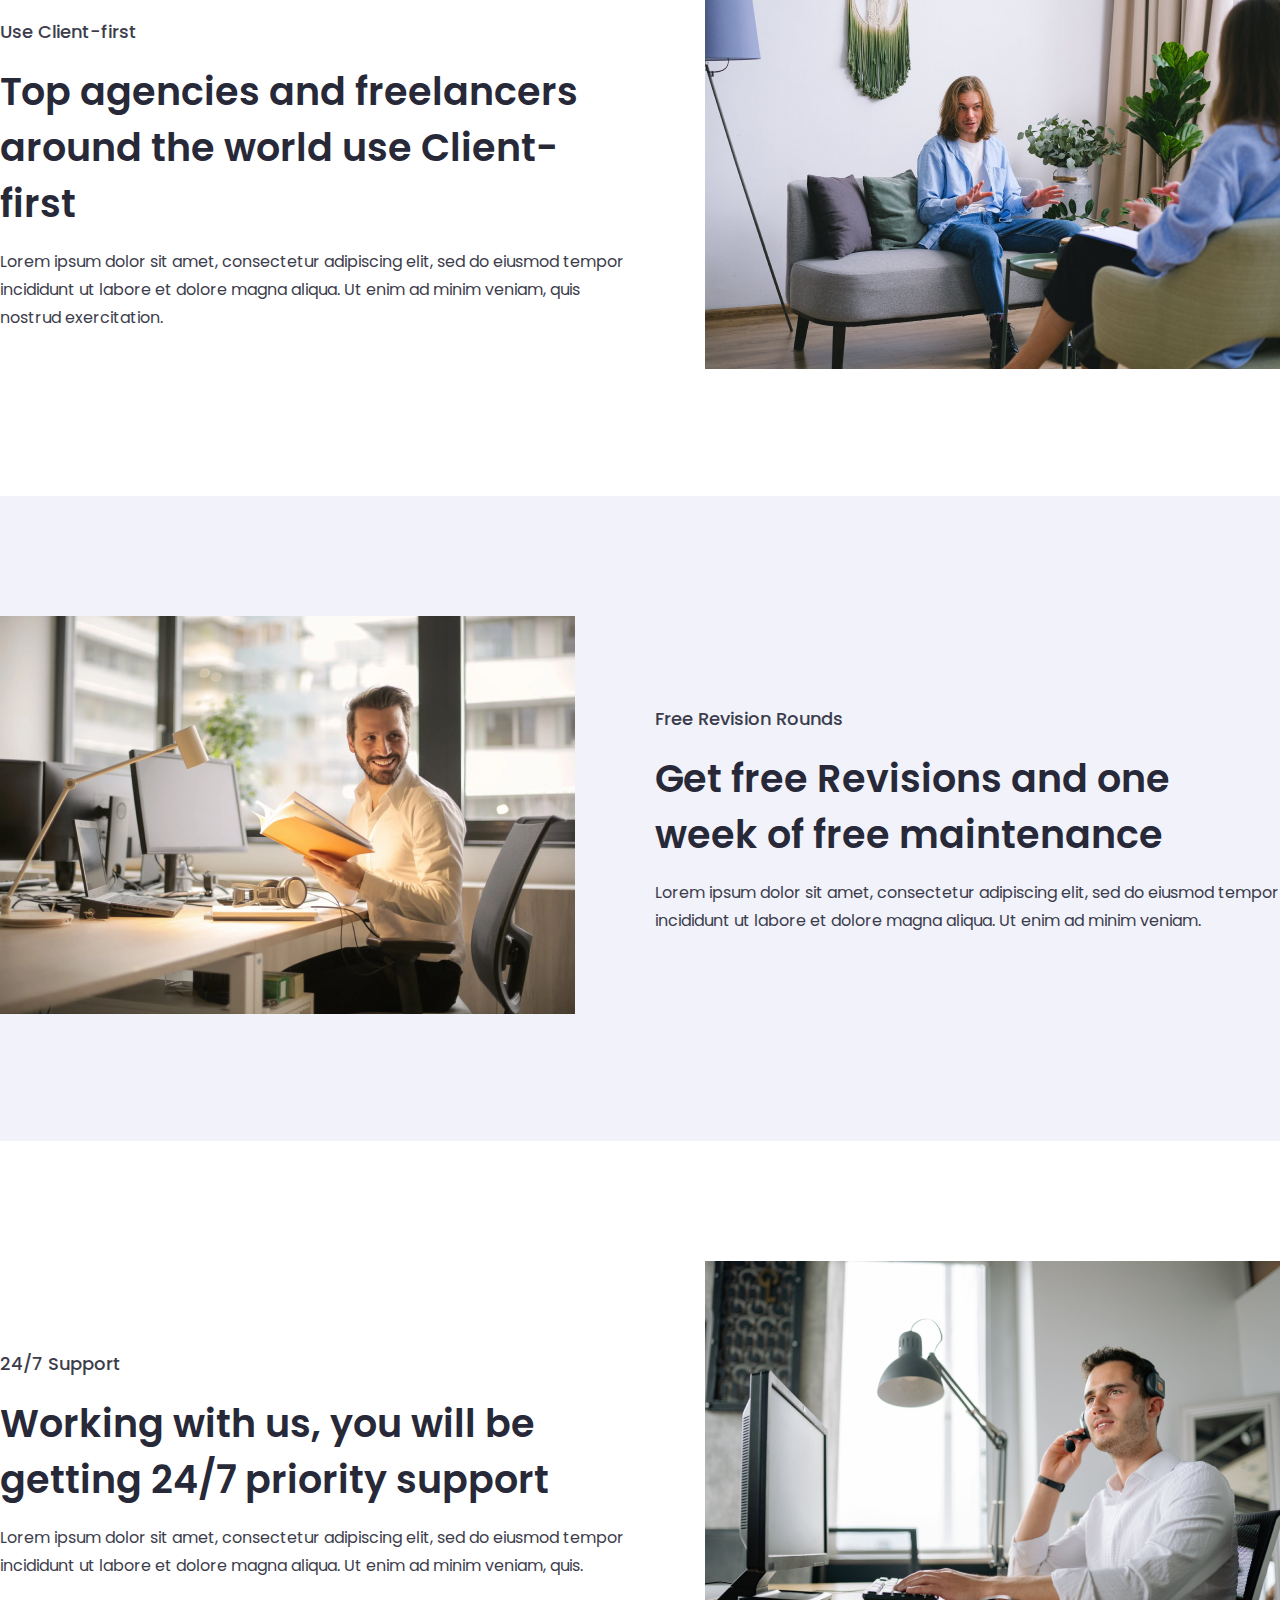
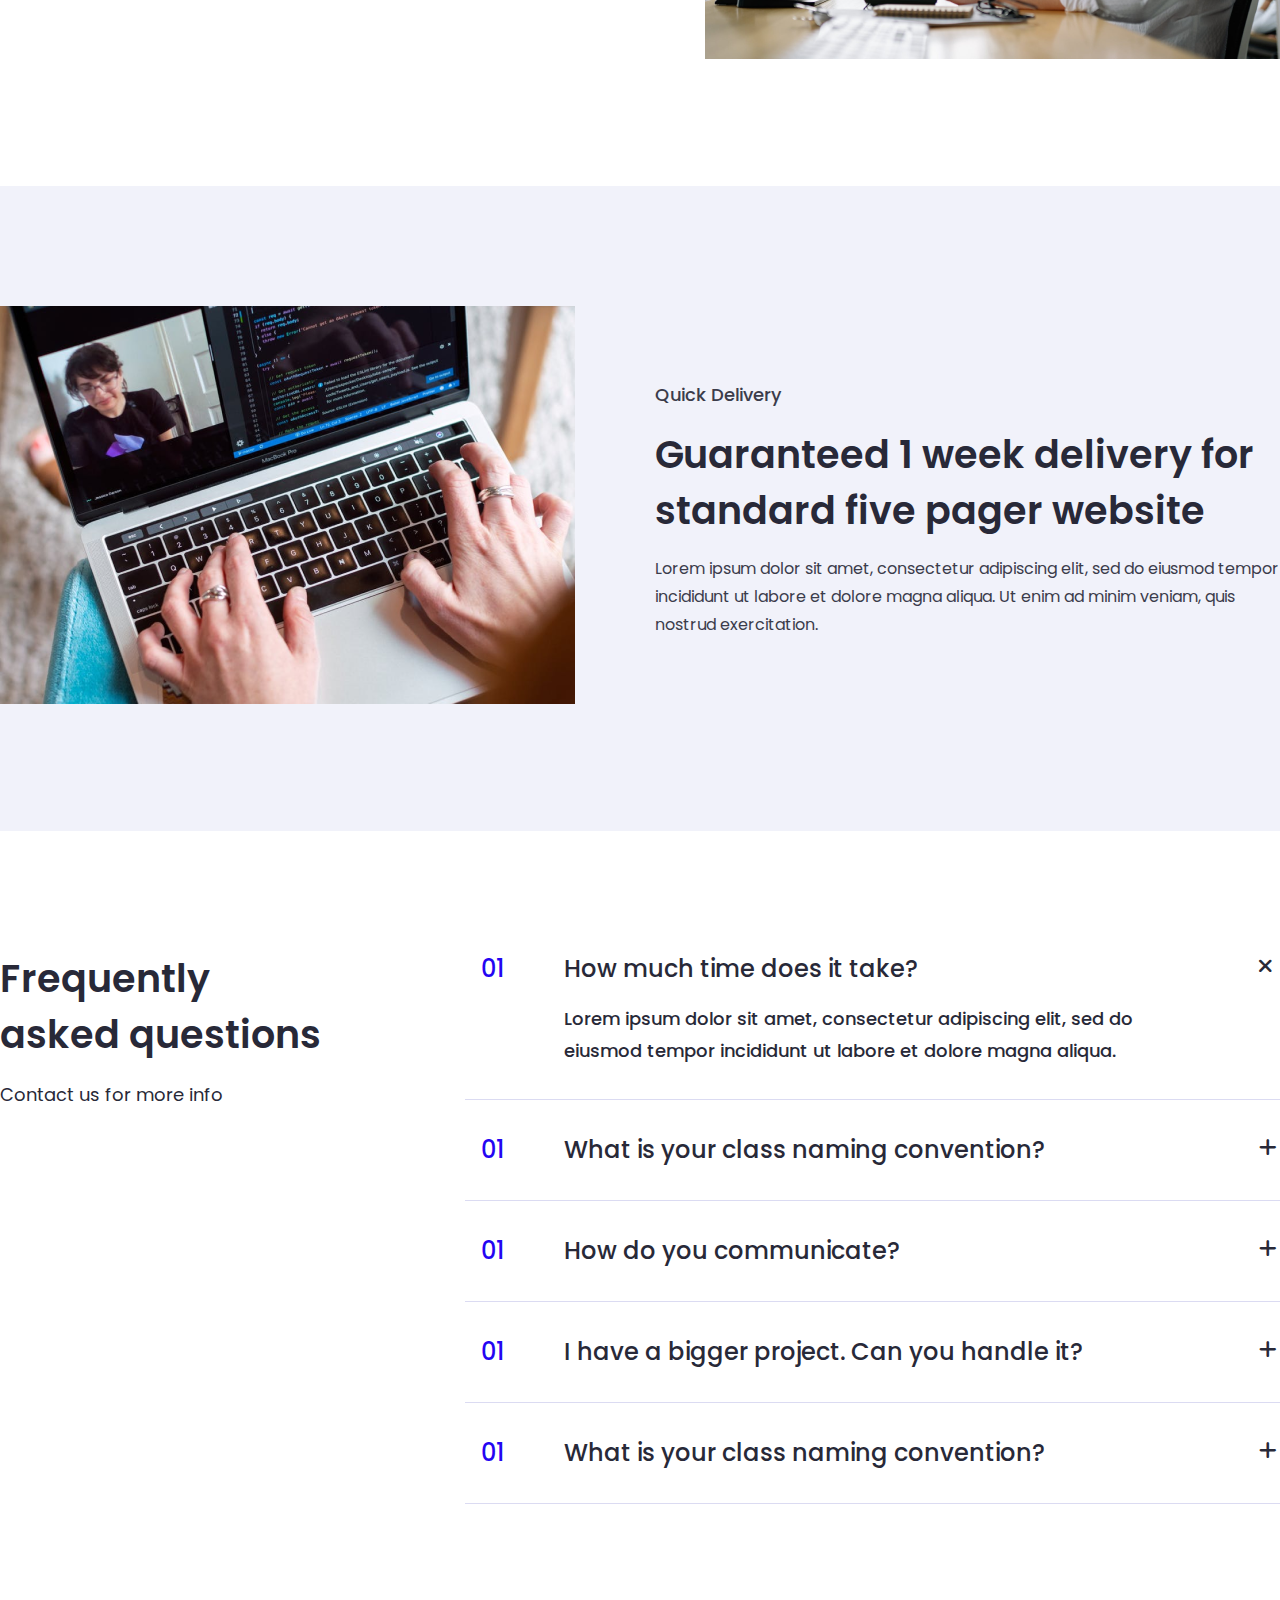
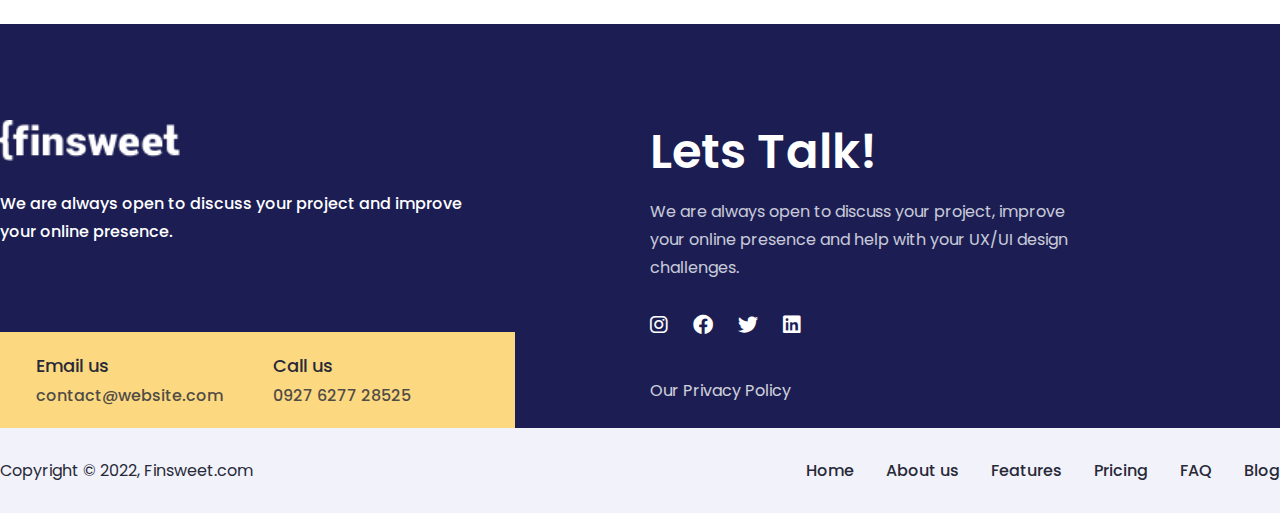
<file: features.html>
<!DOCTYPE html>
<html lang="en">

<head>
    <meta charset="UTF-8">
    <meta http-equiv="X-UA-Compatible" content="IE=edge">
    <meta name="viewport" content="width=device-width, initial-scale=1.0">
    <link rel="stylesheet" href="css/style.css">
    <link rel="stylesheet" href="css/all.min.css">
    <link rel="preconnect" href="https://fonts.googleapis.com">
    <link rel="preconnect" href="https://fonts.gstatic.com" crossorigin>
    <link href="https://fonts.googleapis.com/css2?family=Poppins:wght@100;200;300;400;500;600;700&display=swap"
        rel="stylesheet">
    <title>Finsweet Website | Features</title>
</head>

<body>

    <!-- navbar -->
    <nav>
        <div class="container">
            <div class="navBox display-flex">
                <div class="logo">
                    <a href='#'>
                        <img src="images/logo1.png" alt="logo" srcset="" />
                    </a>
                </div>
                <div class="navItem">
                    <ul class="textMedium display-flex">
                        <li><a href="index.html">Home</a></li>
                        <li><a href="about.html">About us</a></li>
                        <li><a class="navActive" href="features.html">Features</a></li>
                        <li><a href="pricing.html">Pricing</a></li>
                        <li><a href="works.html">Our Works</a></li>
                        <li><a href="blogs.html">Blogs</a></li>
                        <a href="contact.html">
                            <button class="transition">Contact us</button>
                        </a>
                    </ul>
                </div>
            </div>
        </div>
    </nav>
    <!-- navbar -->


    <!-- banner  -->
    <div class="banner">
        <div class="container bannerBox display-flex commonPadding">
            <div class="bannerTxtBox">
                <h1 class="textBig">All the features you need</h1>
                <p class="textSmall textMedium featureBnrTxt">Lorem ipsum dolor sit amet, consectetur adipiscing elit,
                    sed do
                    eiusmod
                    tempor incididunt ut labore et dolore magna aliqua.</p>
                <div class="bannerBtnBox">
                    <a href="pricing.html">
                        <button class="bannerBtn textSmall textMedium btnLight transition">View Pricing</button>
                    </a>
                </div>
            </div>
            <div class="bannerImgBox">
                <img src="images/features/FeatureImg1.svg" alt="FeatureImg1">
            </div>
        </div>
    </div>
    <!-- banner  -->


    <!-- users  -->
    <div class="users">
        <div class="container usersBox display-flex">
            <div class="usersNum">
                <h1 class="textBig">100,000+</h1>
                <p class="textSmall">Figma Users</p>
            </div>
            <div class="userLogos display-flex">
                <img src="images/features/featureLogo1.png" alt="">
                <img src="images/features/featureLogo2.png" alt="">
                <img src="images/features/featureLogo3.png" alt="">
                <img src="images/features/featureLogo4.png" alt="">
                <img src="images/features/featureLogo5.png" alt="">
            </div>
        </div>
    </div>
    <!-- users  -->

    <!-- benefits  -->
    <div class="benefits">
        <div class="container benefitsBox">
            <div class="benefitsBoxTxt text-center">
                <h1 class="textBig">The benefits of working with our team</h1>
            </div>
            <div class="featureGallery display-flex">
                <div class="featureContents">
                    <div class="featureIcon"><img src="images/icons/Icon6.png" alt="Icon6"></div>
                    <p class="textMedium">Customize with ease</p>
                    <p class="textSmall textLight">Lorem ipsum dolor sit amet, consectetur adipiscing elit, sed do
                        eiusmod
                        tempor incididunt ut labore et dolore magna aliqua ut enim.</p>
                </div>
                <div class="featureContents">
                    <div class="featureIcon"><img src="images/icons/Icon3.png" alt="Icon3"></div>
                    <p class="textMedium">Perfectly Responsive</p>
                    <p class="textSmall textLight">Lorem ipsum dolor sit amet, consectetur adipiscing elit, sed do
                        eiusmod
                        tempor incididunt ut labore et dolore magna aliqua ut enim.</p>
                </div>
                <div class="featureContents">
                    <div class="featureIcon"><img src="images/icons/Icon1.png" alt="Icon1"></div>
                    <p class="textMedium">Friendly Support</p>
                    <p class="textSmall textLight">Lorem ipsum dolor sit amet, consectetur adipiscing elit, sed do
                        eiusmod
                        tempor incididunt ut labore et dolore magna aliqua ut enim.</p>
                </div>
            </div>
        </div>
    </div>
    <!-- benefits  -->


    <!-- Feature Showcase  -->
    <div class="featureShowcase">
        <div class="container featureShowcaseBox commonPadding display-flex">
            <div class="featureShowcasePart1">
                <span class="textSmall textMedium">Use Client-first</span>
                <h1 class="textBig">Top agencies and freelancers around the world use
                    Client-first </h1>
                <p class="textSmall">Lorem ipsum dolor sit amet, consectetur adipiscing elit, sed do eiusmod tempor
                    incididunt ut labore et dolore magna aliqua. Ut enim ad minim veniam, quis nostrud exercitation.</p>
            </div>
            <div class="featureShowcasePart2">
                <img src="images/features/FeatureImg3.png" alt="FeatureImg3">
            </div>
        </div>
    </div>
    <div class="featureShowcase featureShowcase-reverse">
        <div class="container featureShowcaseBox commonPadding display-flex">
            <div class="featureShowcasePart1">
                <span class="textSmall textMedium">Free Revision Rounds</span>
                <h1 class="textBig">Get free Revisions and one week of free maintenance</h1>
                <p class="textSmall">Lorem ipsum dolor sit amet, consectetur adipiscing elit, sed do eiusmod tempor
                    incididunt ut labore et dolore magna aliqua. Ut enim ad minim veniam.</p>
            </div>
            <div class="featureShowcasePart2">
                <img src="images/features/FeatureImg5.png" alt="FeatureImg5">
            </div>
        </div>
    </div>
    <div class="featureShowcase">
        <div class="container featureShowcaseBox commonPadding display-flex">
            <div class="featureShowcasePart1">
                <span class="textSmall textMedium">24/7 Support</span>
                <h1 class="textBig">Working with us, you will be getting 24/7 priority support</h1>
                <p class="textSmall">Lorem ipsum dolor sit amet, consectetur adipiscing elit, sed do eiusmod tempor
                    incididunt ut labore et dolore magna aliqua. Ut enim ad minim veniam, quis.</p>
            </div>
            <div class="featureShowcasePart2">
                <img src="images/features/FeatureImg2.png" alt="FeatureImg2">
            </div>
        </div>
    </div>
    <div class="featureShowcase featureShowcase-reverse">
        <div class="container featureShowcaseBox commonPadding display-flex">
            <div class="featureShowcasePart1">
                <span class="textSmall textMedium">Quick Delivery</span>
                <h1 class="textBig">Guaranteed 1 week delivery for standard five pager website</h1>
                <p class="textSmall">Lorem ipsum dolor sit amet, consectetur adipiscing elit, sed do eiusmod tempor
                    incididunt ut labore et dolore magna aliqua. Ut enim ad minim veniam, quis nostrud exercitation.</p>
            </div>
            <div class="featureShowcasePart2">
                <img src="images/features/FeatureImg4.png" alt="FeatureImg4">
            </div>
        </div>
    </div>
    <!-- Feature Showcase  -->


    <!-- FAQ -->
    <div class="faq featuresFAQ">
        <div class="container faqBox commonPadding display-flex">
            <div class="faqTxtBox">
                <h1>Frequently asked questions</h1>
                <a href="#">
                    <p>Contact us for more info</p>
                </a>
            </div>
            <div class="faqQsBox">
                <div class="faqQs firstQs display-flex">
                    <p>01</p>
                    <div class="qsField display-flex">
                        <p class="qs">How much time does it take?</p>
                        <p class="ans">Lorem ipsum dolor sit amet, consectetur adipiscing elit, sed do eiusmod tempor
                            incididunt ut
                            labore et dolore magna aliqua.</p>
                    </div>
                    <span><i class="fa-solid fa-xmark"></i></span>
                </div>
                <div class="faqQs display-flex">
                    <p>01</p>
                    <div class="qsField display-flex">
                        <p class="qs">What is your class naming convention?</p>
                    </div>
                    <span><i class="fa-solid fa-plus"></i></span>
                </div>
                <div class="faqQs display-flex">
                    <p>01</p>
                    <div class="qsField display-flex">
                        <p class="qs">How do you communicate?</p>
                    </div>
                    <span><i class="fa-solid fa-plus"></i></span>
                </div>
                <div class="faqQs display-flex">
                    <p>01</p>
                    <div class="qsField display-flex">
                        <p class="qs">I have a bigger project. Can you handle it?</p>
                    </div>
                    <span><i class="fa-solid fa-plus"></i></span>
                </div>
                <div class="faqQs display-flex">
                    <p>01</p>
                    <div class="qsField display-flex">
                        <p class="qs">What is your class naming convention?</p>
                    </div>
                    <span><i class="fa-solid fa-plus"></i></span>
                </div>

            </div>

        </div>
    </div>
    <!-- FAQ -->


    <!-- Footer -->
    <div class="footer">
        <div class="container footerBox display-flex">
            <div class="footerPart1">
                <img src="images/logo1.png" alt="logo">
                <p class="footerAbout textSmall textMedium">
                    We are always open to discuss your project and improve your online presence.
                </p>
                <div class="footerContactBox display-flex">
                    <div class="footerContacts textSmall">
                        <p>Email us</p>
                        <span class="textSmall textMedium">contact@website.com</span>
                    </div>
                    <div class="footerContacts textSmall">
                        <p>Call us</p>
                        <span class="textSmall textMedium">0927 6277 28525</span>
                    </div>
                </div>
            </div>
            <div class="footerPart2">
                <h1 class="textBig">Lets Talk!</h1>
                <p class="footerInvitation textSmall">We are always open to discuss your project, improve your online
                    presence
                    and help
                    with your
                    UX/UI design challenges.</p>
                <div class="footerIcons display-flex">
                    <a href="#"><i class="fa-brands fa-instagram"></i></a>
                    <a href="#"><i class="fa-brands fa-facebook"></i></a>
                    <a href="#"><i class="fa-brands fa-twitter"></i></a>
                    <a href="#"><i class="fa-brands fa-linkedin"></i></a>
                </div>
                 <p class="contactFieldFooter privacyLink">
                     <a class="transition" href="privacy.html">
                         Our Privacy Policy
                     </a>
                 </p>
            </div>
        </div>

        <!-- footerNav -->
        <nav class="footerNav">
            <div class="container">
                <div class="navBox display-flex">
                    <div class="footerTxt">
                        <span>Copyright &#169 2022, Finsweet.com</span>
                    </div>
                    <div class="navItem footerNavItem">
                        <ul class="textMedium display-flex">
                            <li><a href="#home">Home</a></li>
                            <li><a href="#about">About us</a></li>
                            <li><a href="#features">Features</a></li>
                            <li><a href="#pricing">Pricing</a></li>
                            <li><a href="#faq">FAQ</a></li>
                            <li><a href="#blog">Blog</a></li>
                        </ul>
                    </div>
                </div>
            </div>
        </nav>
        <!-- footerNav -->
    </div>
    <!-- Footer -->

</body>

</html>
</file>
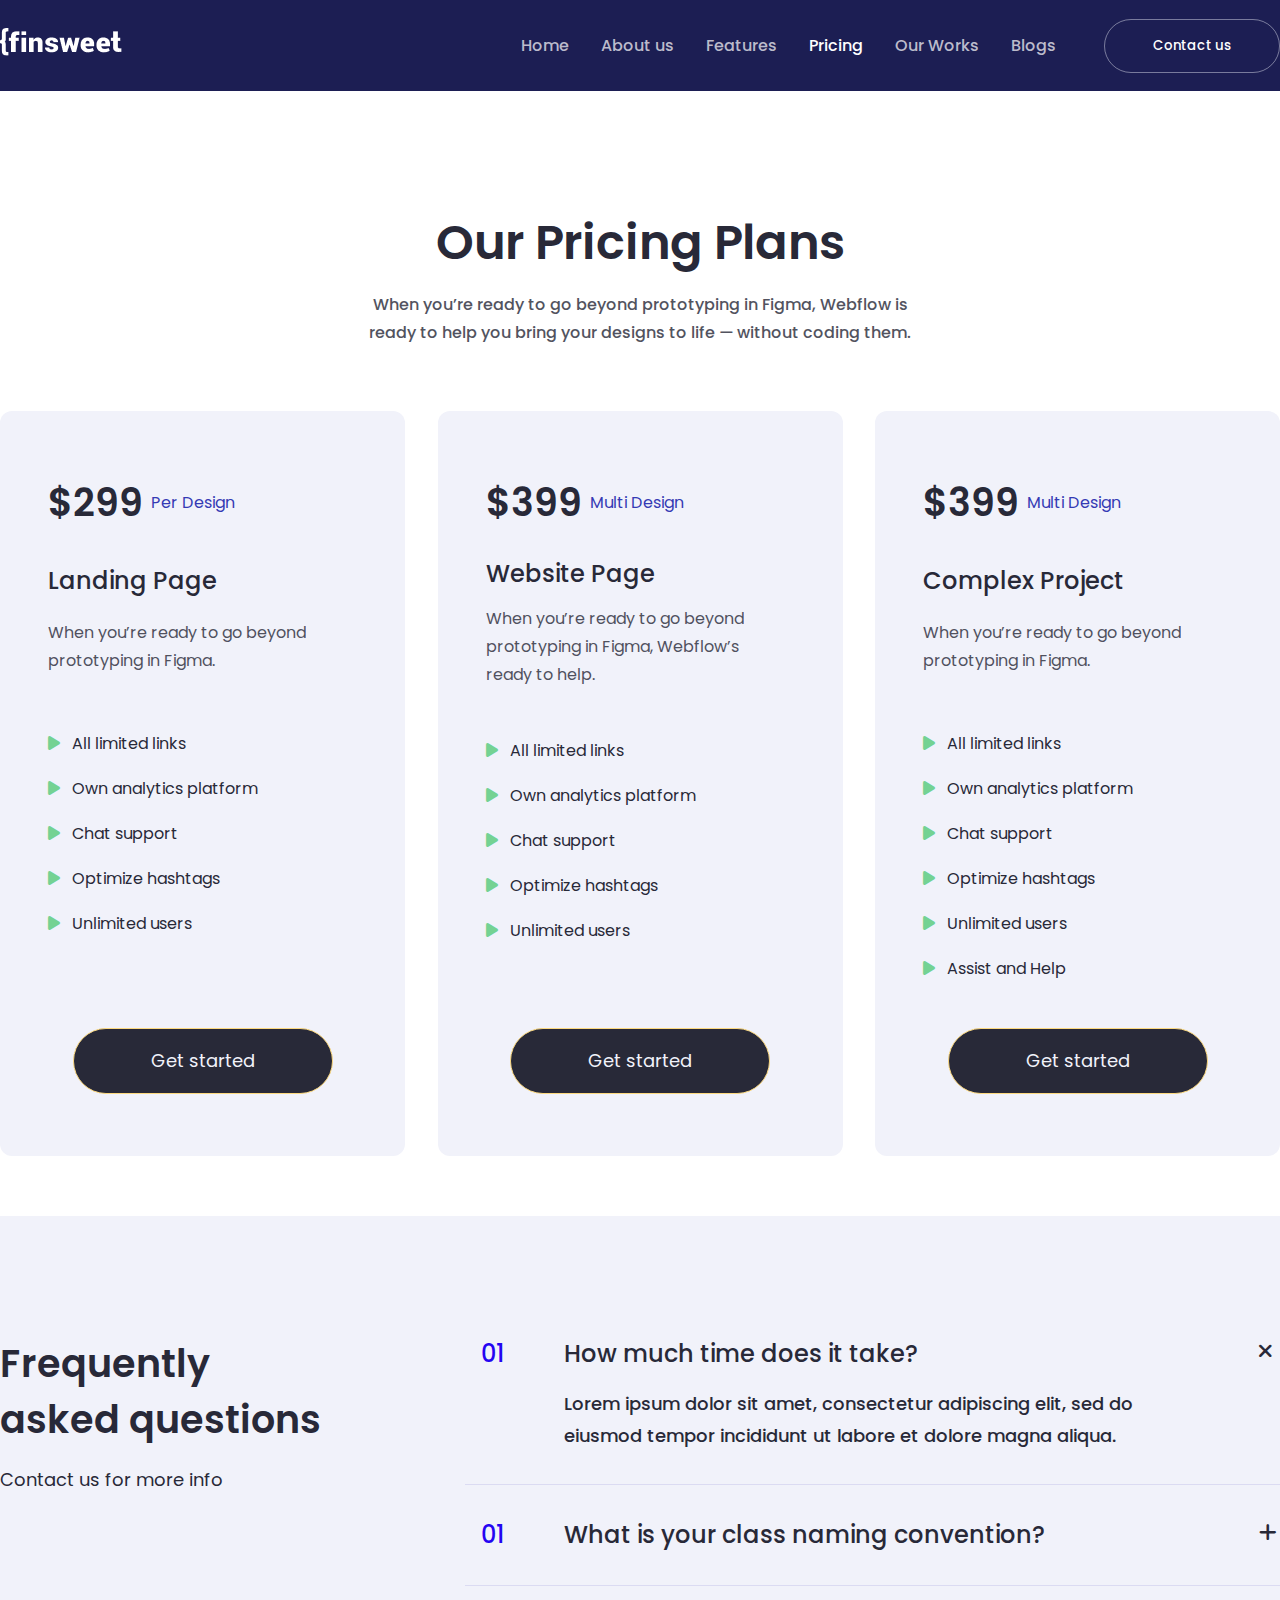
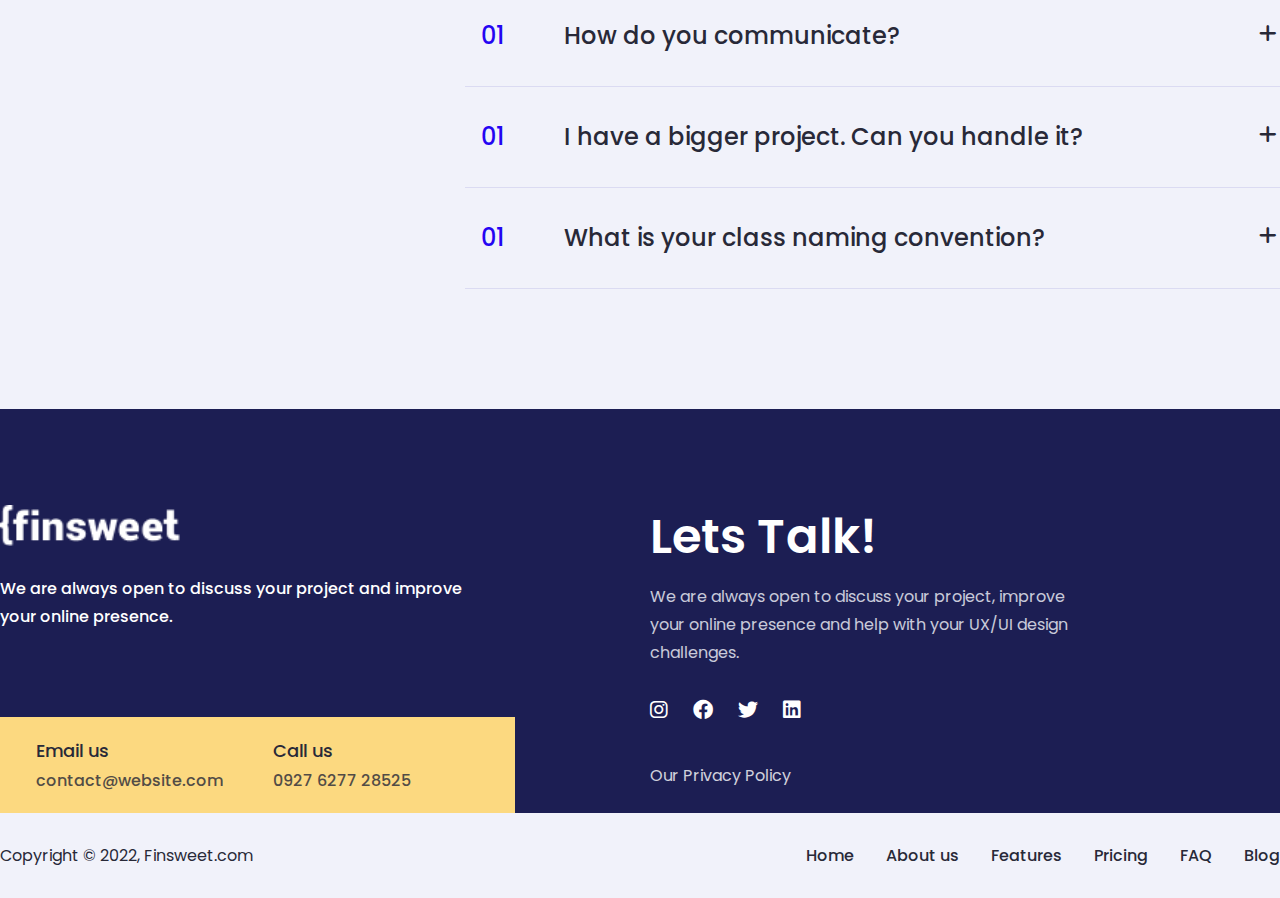
<file: pricing.html>
<!DOCTYPE html>
<html lang="en">

<head>
    <meta charset="UTF-8">
    <meta http-equiv="X-UA-Compatible" content="IE=edge">
    <meta name="viewport" content="width=device-width, initial-scale=1.0">
    <link rel="stylesheet" href="css/style.css">
    <link rel="stylesheet" href="css/all.min.css">
    <link rel="preconnect" href="https://fonts.googleapis.com">
    <link rel="preconnect" href="https://fonts.gstatic.com" crossorigin>
    <link href="https://fonts.googleapis.com/css2?family=Poppins:wght@100;200;300;400;500;600;700&display=swap"
        rel="stylesheet">
    <title>Finsweet Website | Pricing</title>
</head>

<body>

    <!-- navbar -->
    <nav>
        <div class="container">
            <div class="navBox display-flex">
                <div class="logo">
                    <a href='#'>
                        <img src="images/logo1.png" alt="logo" srcset="" />
                    </a>
                </div>
                <div class="navItem">
                    <ul class="textMedium display-flex">
                        <li><a href="index.html">Home</a></li>
                        <li><a href="about.html">About us</a></li>
                        <li><a href="features.html">Features</a></li>
                        <li><a class="navActive" href="pricing.html">Pricing</a></li>
                        <li><a href="works.html">Our Works</a></li>
                        <li><a href="blogs.html">Blogs</a></li>
                        <a href="contact.html">
                            <button class="transition">Contact us</button>
                        </a>
                    </ul>
                </div>
            </div>
        </div>
    </nav>
    <!-- navbar -->


    <!-- pricing -->
    <div class="pricing">
        <div class="container pricingBox commonPadding">
            <div class="pricingBoxTxts text-center">
                <h1 class="textBig">Our Pricing Plans</h1>
                <p class="textSmall textMedium">
                    When you’re ready to go beyond prototyping in Figma, Webflow is ready to help you bring your designs
                    to
                    life — without coding them.
                </p>
            </div>
            <div class="pricingBoxContent display-flex">
                <div class="pricingTables transition display-flex">
                    <div class="price display-flex">
                        <h1 class="textBig">
                            $299
                        </h1>
                        <p class="textSmall">Per Design</p>
                    </div>
                    <p class="productName textMedium">Landing Page </p>
                    <p class="productDetails textSmall">When you’re ready to go beyond prototyping in Figma.</p>
                    <ul class="productAttributes display-flex">
                        <li><i class="fa-solid fa-play"></i>All limited links</li>
                        <li><i class="fa-solid fa-play"></i>Own analytics platform</li>
                        <li><i class="fa-solid fa-play"></i>Chat support</li>
                        <li><i class="fa-solid fa-play"></i>Optimize hashtags</li>
                        <li><i class="fa-solid fa-play"></i>Unlimited users</li>
                    </ul>
                    <a href="#">
                        <button class="priceBtn btnLight transition">Get started</button>
                    </a>
                </div>
                <div class="pricingTables transition display-flex">
                    <div class="price display-flex">
                        <h1 class="textBig">
                            $399
                        </h1>
                        <p class="textSmall">Multi Design</p>
                    </div>
                    <p class="productName textMedium">Website Page</p>
                    <p class="productDetails textSmall">When you’re ready to go beyond prototyping in Figma, Webflow’s
                        ready to
                        help.</p>
                    <ul class="productAttributes display-flex">
                        <li><i class="fa-solid fa-play"></i>All limited links</li>
                        <li><i class="fa-solid fa-play"></i>Own analytics platform</li>
                        <li><i class="fa-solid fa-play"></i>Chat support</li>
                        <li><i class="fa-solid fa-play"></i>Optimize hashtags</li>
                        <li><i class="fa-solid fa-play"></i>Unlimited users</li>
                    </ul>
                    <a href="#">
                        <button class="priceBtn btnLight transition">Get started</button>
                    </a>
                </div>
                <div class="pricingTables transition display-flex">
                    <div class="price display-flex">
                        <h1 class="textBig">
                            $399
                        </h1>
                        <p class="textSmall">Multi Design</p>
                    </div>
                    <p class="productName textMedium">Complex Project</p>
                    <p class="productDetails textSmall">When you’re ready to go beyond prototyping in Figma.</p>
                    <ul class="productAttributes display-flex">
                        <li><i class="fa-solid fa-play"></i>All limited links</li>
                        <li><i class="fa-solid fa-play"></i>Own analytics platform</li>
                        <li><i class="fa-solid fa-play"></i>Chat support</li>
                        <li><i class="fa-solid fa-play"></i>Optimize hashtags</li>
                        <li><i class="fa-solid fa-play"></i>Unlimited users</li>
                        <li><i class="fa-solid fa-play"></i>Assist and Help</li>
                    </ul>
                    <a href="#">
                        <button class="priceBtn btnLight transition">Get started</button>
                    </a>
                </div>
            </div>
        </div>
    </div>

    <!-- pricing -->

    <!-- FAQ -->
    <div class="faq">
        <div class="container faqBox commonPadding display-flex">
            <div class="faqTxtBox">
                <h1>Frequently asked questions</h1>
                <a href="#">
                    <p>Contact us for more info</p>
                </a>
            </div>
            <div class="faqQsBox">
                <div class="faqQs firstQs display-flex">
                    <p>01</p>
                    <div class="qsField display-flex">
                        <p class="qs">How much time does it take?</p>
                        <p class="ans">Lorem ipsum dolor sit amet, consectetur adipiscing elit, sed do eiusmod tempor
                            incididunt ut
                            labore et dolore magna aliqua.</p>
                    </div>
                    <span><i class="fa-solid fa-xmark"></i></span>
                </div>
                <div class="faqQs display-flex">
                    <p>01</p>
                    <div class="qsField display-flex">
                        <p class="qs">What is your class naming convention?</p>
                    </div>
                    <span><i class="fa-solid fa-plus"></i></span>
                </div>
                <div class="faqQs display-flex">
                    <p>01</p>
                    <div class="qsField display-flex">
                        <p class="qs">How do you communicate?</p>
                    </div>
                    <span><i class="fa-solid fa-plus"></i></span>
                </div>
                <div class="faqQs display-flex">
                    <p>01</p>
                    <div class="qsField display-flex">
                        <p class="qs">I have a bigger project. Can you handle it?</p>
                    </div>
                    <span><i class="fa-solid fa-plus"></i></span>
                </div>
                <div class="faqQs display-flex">
                    <p>01</p>
                    <div class="qsField display-flex">
                        <p class="qs">What is your class naming convention?</p>
                    </div>
                    <span><i class="fa-solid fa-plus"></i></span>
                </div>

            </div>

        </div>
    </div>
    <!-- FAQ -->


    <!-- Footer -->
    <div class="footer">
        <div class="container footerBox display-flex">
            <div class="footerPart1">
                <img src="images/logo1.png" alt="logo">
                <p class="footerAbout textSmall textMedium">
                    We are always open to discuss your project and improve your online presence.
                </p>
                <div class="footerContactBox display-flex">
                    <div class="footerContacts textSmall">
                        <p>Email us</p>
                        <span class="textSmall textMedium">contact@website.com</span>
                    </div>
                    <div class="footerContacts textSmall">
                        <p>Call us</p>
                        <span class="textSmall textMedium">0927 6277 28525</span>
                    </div>
                </div>
            </div>
            <div class="footerPart2">
                <h1 class="textBig">Lets Talk!</h1>
                <p class="footerInvitation textSmall">We are always open to discuss your project, improve your online
                    presence
                    and help
                    with your
                    UX/UI design challenges.</p>
                <div class="footerIcons display-flex">
                    <a href="#"><i class="fa-brands fa-instagram"></i></a>
                    <a href="#"><i class="fa-brands fa-facebook"></i></a>
                    <a href="#"><i class="fa-brands fa-twitter"></i></a>
                    <a href="#"><i class="fa-brands fa-linkedin"></i></a>
                </div>
                <p class="contactFieldFooter privacyLink">
                    <a class="transition" href="privacy.html">
                        Our Privacy Policy
                    </a>
                </p>
            </div>
        </div>

        <!-- footerNav -->
        <nav class="footerNav">
            <div class="container">
                <div class="navBox display-flex">
                    <div class="footerTxt">
                        <span>Copyright &#169 2022, Finsweet.com</span>
                    </div>
                    <div class="navItem footerNavItem">
                        <ul class="textMedium display-flex">
                            <li><a href="#home">Home</a></li>
                            <li><a href="#about">About us</a></li>
                            <li><a href="#features">Features</a></li>
                            <li><a href="#pricing">Pricing</a></li>
                            <li><a href="#faq">FAQ</a></li>
                            <li><a href="#blog">Blog</a></li>
                        </ul>
                    </div>
                </div>
            </div>
        </nav>
        <!-- footerNav -->
    </div>
    <!-- Footer -->

</body>

</html>
</file>
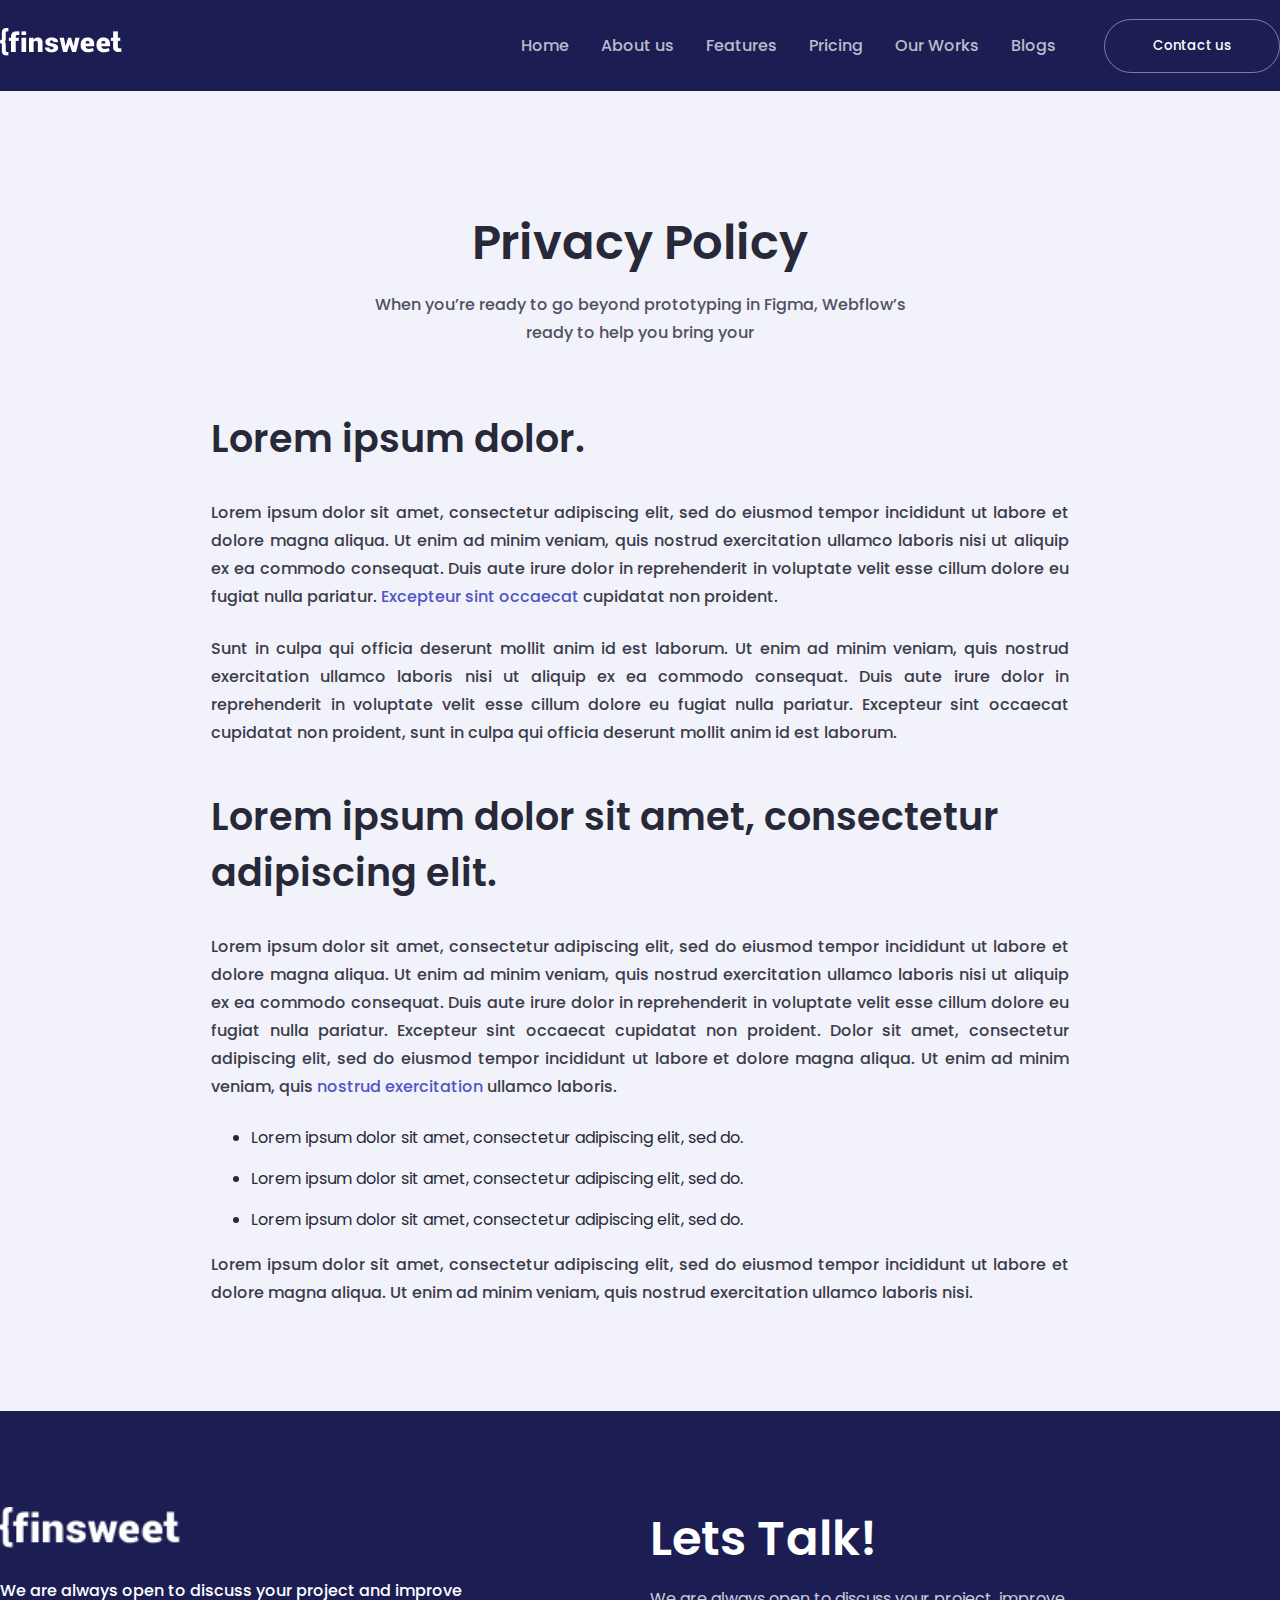
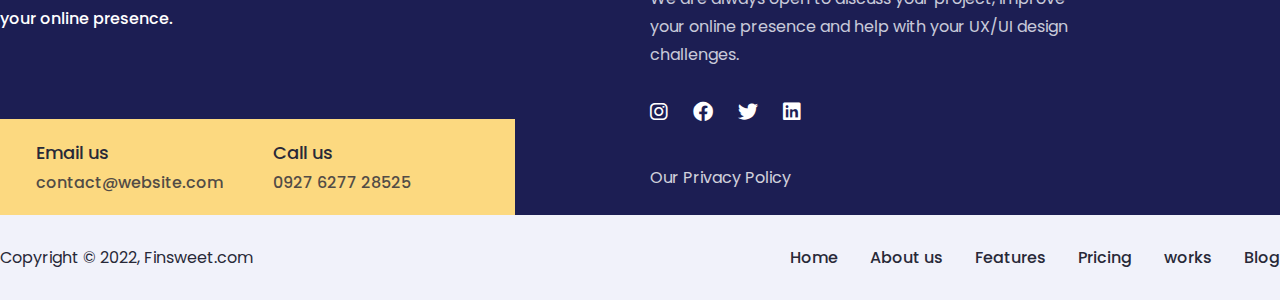
<file: privacy.html>
<!DOCTYPE html>
<html lang="en">

<head>
    <meta charset="UTF-8">
    <meta http-equiv="X-UA-Compatible" content="IE=edge">
    <meta name="viewport" content="width=device-width, initial-scale=1.0">
    <link rel="stylesheet" href="css/style.css">
    <link rel="stylesheet" href="css/all.min.css">
    <link rel="preconnect" href="https://fonts.googleapis.com">
    <link rel="preconnect" href="https://fonts.gstatic.com" crossorigin>
    <link href="https://fonts.googleapis.com/css2?family=Poppins:wght@100;200;300;400;500;600;700&display=swap"
        rel="stylesheet">
    <title>Finsweet Website | Privacy Policy</title>
</head>

<body>

    <!-- navbar -->
    <nav>
        <div class="container">
            <div class="navBox display-flex">
                <div class="logo">
                    <a href='#'>
                        <img src="images/logo1.png" alt="logo" srcset="" />
                    </a>
                </div>
                <div class="navItem">
                    <ul class="textMedium display-flex">
                        <li><a href="index.html">Home</a></li>
                        <li><a href="about.html">About us</a></li>
                        <li><a href="features.html">Features</a></li>
                        <li><a href="pricing.html">Pricing</a></li>
                        <li><a href="works.html">Our Works</a></li>
                        <li><a href="blogs.html">Blogs</a></li>
                        <a href="contact.html">
                            <button class="transition">Contact us</button>
                        </a>
                    </ul>
                </div>
            </div>
        </div>
    </nav>
    <!-- navbar -->


    <!-- Privacy -->
    <div class="privacy">
        <div class="container privacyBox commonPadding">
            <div class="privacyBoxHeader text-center">
                <h1 class="textBig">Privacy Policy</h1>
                <p class="textSmall textMedium">When you’re ready to go beyond prototyping in Figma, Webflow’s ready to
                    help you
                    bring your </p>
            </div>
            <div class="privacyBoxMain">
                <h1 class="textBig">Lorem ipsum dolor.</h1>
                <p class="textSmall textMedium">Lorem ipsum dolor sit amet, consectetur adipiscing elit, sed do eiusmod
                    tempor incididunt ut labore et dolore magna aliqua. Ut enim ad minim veniam, quis nostrud
                    exercitation ullamco laboris nisi ut aliquip ex ea commodo consequat. Duis aute irure dolor in
                    reprehenderit in voluptate velit esse cillum dolore eu fugiat nulla pariatur. <a href="#">Excepteur sint
                    occaecat</a> cupidatat non proident.</p>
                <p class="textSmall textMedium">Sunt in culpa qui officia deserunt mollit anim id est laborum. Ut enim
                    ad minim veniam, quis nostrud exercitation ullamco laboris nisi ut aliquip ex ea commodo consequat.
                    Duis aute irure dolor in reprehenderit in voluptate velit esse cillum dolore eu fugiat nulla
                    pariatur. Excepteur sint occaecat cupidatat non proident, sunt in culpa qui officia deserunt mollit
                    anim id est laborum.</p>
                <h1 class="textBig">Lorem ipsum dolor sit amet, consectetur adipiscing elit.</h1>
                <p class="textSmall textMedium">Lorem ipsum dolor sit amet, consectetur adipiscing elit, sed do eiusmod
                    tempor incididunt ut labore et dolore magna aliqua. Ut enim ad minim veniam, quis nostrud
                    exercitation ullamco laboris nisi ut aliquip ex ea commodo consequat. Duis aute irure dolor in
                    reprehenderit in voluptate velit esse cillum dolore eu fugiat nulla pariatur. Excepteur sint
                    occaecat cupidatat non proident. Dolor sit amet, consectetur adipiscing elit, sed do eiusmod tempor
                    incididunt ut labore et dolore magna aliqua. Ut enim ad minim veniam, quis <a href="#">nostrud exercitation</a>
                    ullamco laboris.</p>
                <ul>
                    <li>Lorem ipsum dolor sit amet, consectetur adipiscing elit, sed do.</li>
                    <li>Lorem ipsum dolor sit amet, consectetur adipiscing elit, sed do.</li>
                    <li>Lorem ipsum dolor sit amet, consectetur adipiscing elit, sed do.</li>
                </ul>
                <p class="textSmall textMedium">Lorem ipsum dolor sit amet, consectetur adipiscing elit, sed do eiusmod
                    tempor incididunt ut labore et dolore magna aliqua. Ut enim ad minim veniam, quis nostrud
                    exercitation ullamco laboris nisi.</p>
            </div>
        </div>
    </div>

    <!-- Privacy -->


    <!-- Footer -->
    <div class="footer">
        <div class="container footerBox display-flex">
            <div class="footerPart1">
                <img src="images/logo1.png" alt="logo">
                <p class="footerAbout textSmall textMedium">
                    We are always open to discuss your project and improve your online presence.
                </p>
                <div class="footerContactBox display-flex">
                    <div class="footerContacts textSmall">
                        <p>Email us</p>
                        <span class="textSmall textMedium">contact@website.com</span>
                    </div>
                    <div class="footerContacts textSmall">
                        <p>Call us</p>
                        <span class="textSmall textMedium">0927 6277 28525</span>
                    </div>
                </div>
            </div>
            <div class="footerPart2">
                <h1 class="textBig">Lets Talk!</h1>
                <p class="footerInvitation textSmall">We are always open to discuss your project, improve your online
                    presence
                    and help
                    with your
                    UX/UI design challenges.</p>
                <div class="footerIcons display-flex">
                    <a href="#"><i class="fa-brands fa-instagram"></i></a>
                    <a href="#"><i class="fa-brands fa-facebook"></i></a>
                    <a href="#"><i class="fa-brands fa-twitter"></i></a>
                    <a href="#"><i class="fa-brands fa-linkedin"></i></a>
                </div>
                <p class="contactFieldFooter privacyLink">
                    <a class="transition" href="privacy.html">
                        Our Privacy Policy
                    </a>
                </p>
            </div>
        </div>

        <!-- footerNav -->
        <nav class="footerNav">
            <div class="container">
                <div class="navBox display-flex">
                    <div class="footerTxt">
                        <span>Copyright &#169 2022, Finsweet.com</span>
                    </div>
                    <div class="navItem footerNavItem">
                        <ul class="textMedium display-flex">
                            <li><a href="#home">Home</a></li>
                            <li><a href="#about">About us</a></li>
                            <li><a href="#features">Features</a></li>
                            <li><a href="#pricing">Pricing</a></li>
                            <li><a href="#works">works</a></li>
                            <li><a href="#blog">Blog</a></li>
                        </ul>
                    </div>
                </div>
            </div>
        </nav>
        <!-- footerNav -->
    </div>
    <!-- Footer -->

</body>

</html>
</file>
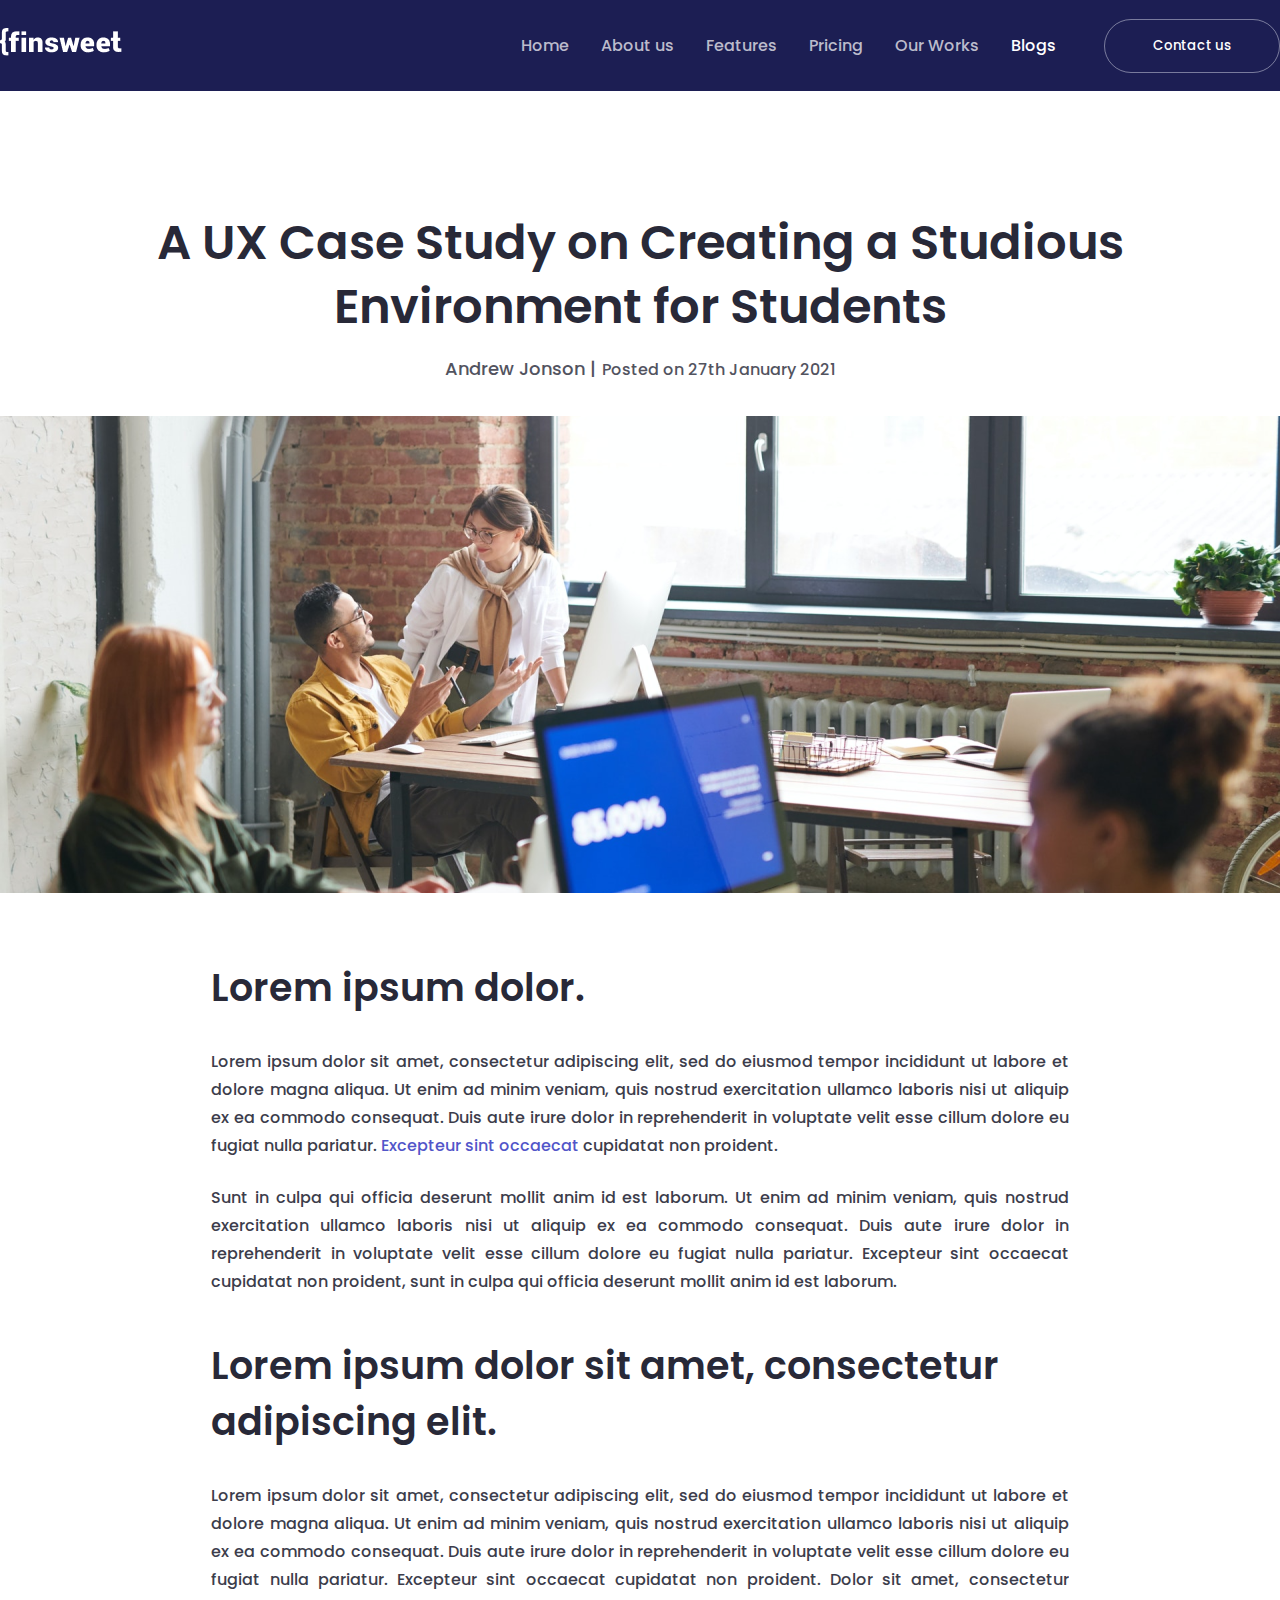
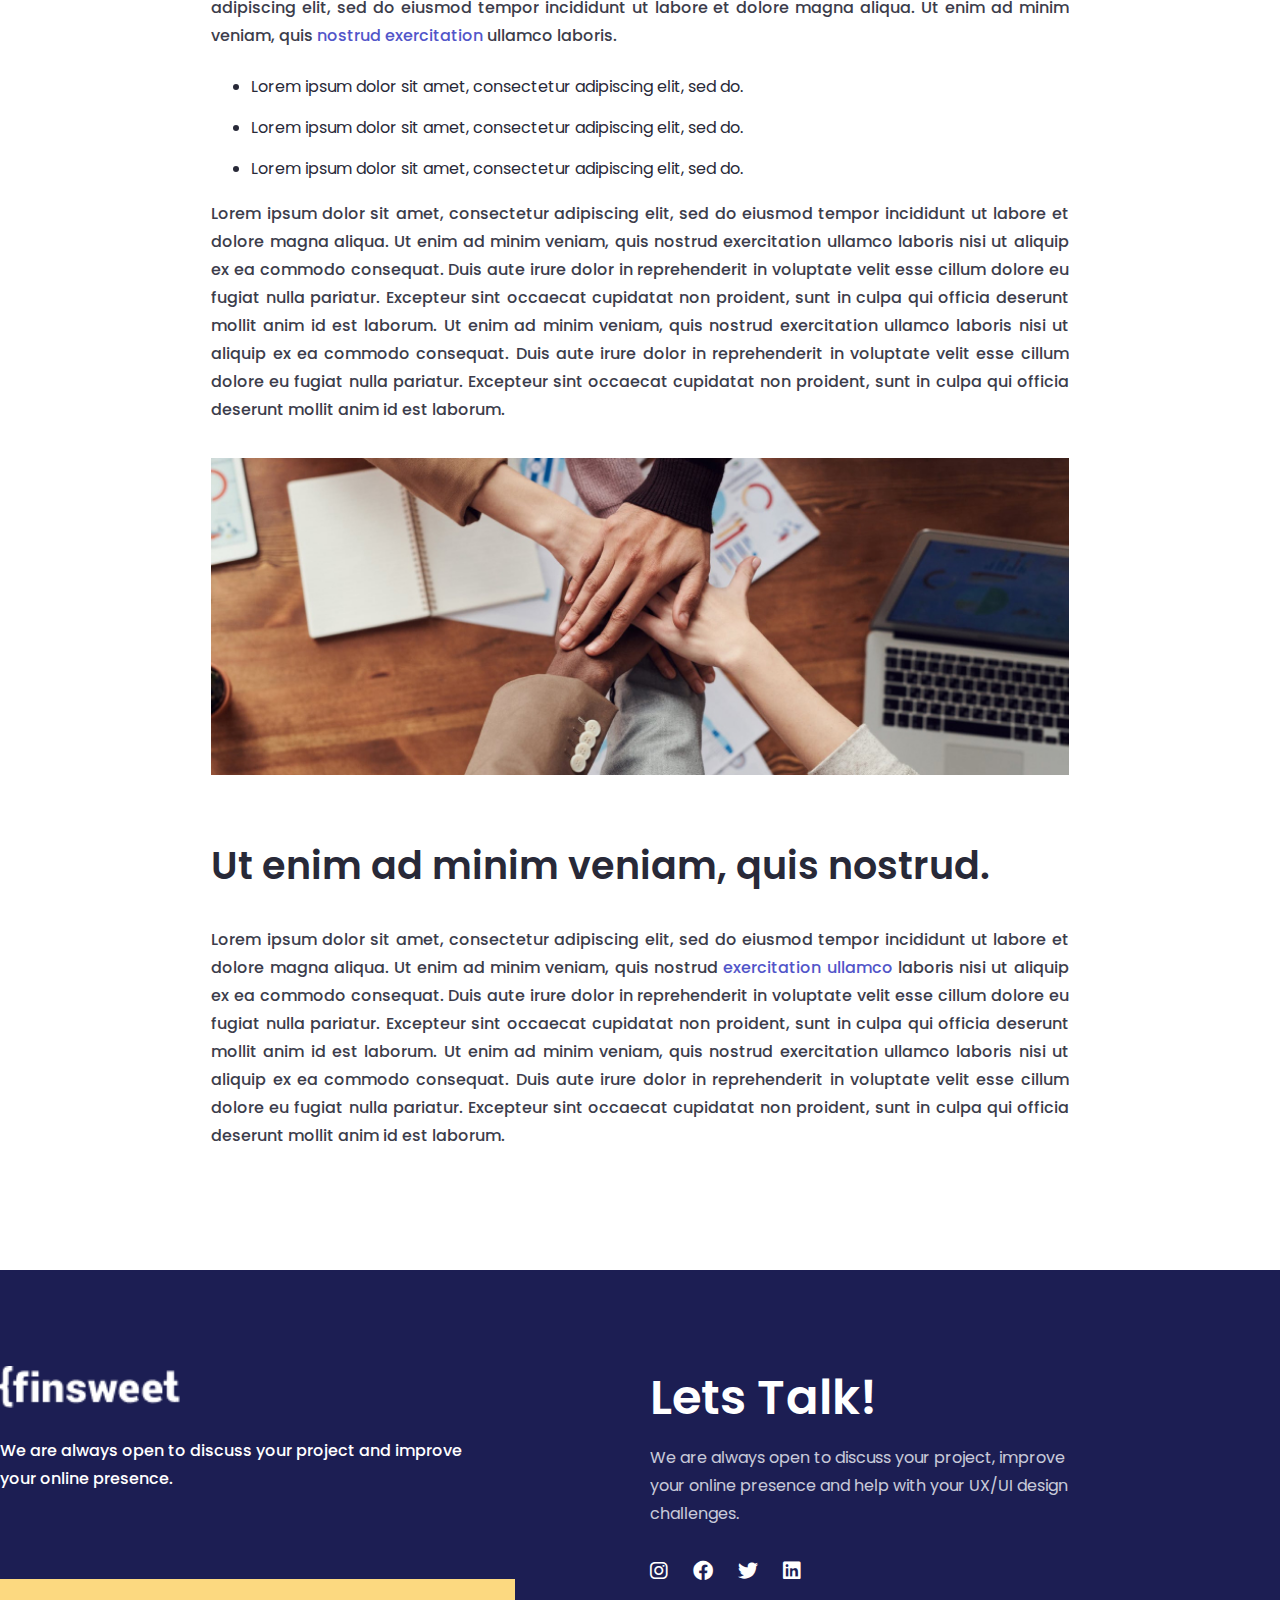
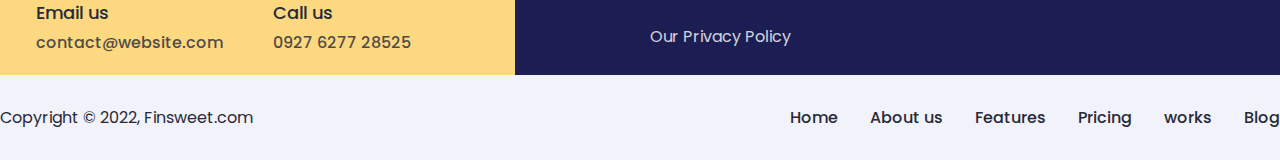
<file: readBlog1.html>
<!DOCTYPE html>
<html lang="en">

<head>
    <meta charset="UTF-8">
    <meta http-equiv="X-UA-Compatible" content="IE=edge">
    <meta name="viewport" content="width=device-width, initial-scale=1.0">
    <link rel="stylesheet" href="css/style.css">
    <link rel="stylesheet" href="css/all.min.css">
    <link rel="preconnect" href="https://fonts.googleapis.com">
    <link rel="preconnect" href="https://fonts.gstatic.com" crossorigin>
    <link href="https://fonts.googleapis.com/css2?family=Poppins:wght@100;200;300;400;500;600;700&display=swap"
        rel="stylesheet">
    <title>Finsweet Website | Blogs</title>
</head>

<body>

    <!-- navbar -->
    <nav>
        <div class="container">
            <div class="navBox display-flex">
                <div class="logo">
                    <a href='#'>
                        <img src="images/logo1.png" alt="logo" srcset="" />
                    </a>
                </div>
                <div class="navItem">
                    <ul class="textMedium display-flex">
                        <li><a href="index.html">Home</a></li>
                        <li><a href="about.html">About us</a></li>
                        <li><a href="features.html">Features</a></li>
                        <li><a href="pricing.html">Pricing</a></li>
                        <li><a href="works.html">Our Works</a></li>
                        <li><a class="navActive" href="blogs.html">Blogs</a></li>
                        <a href="contact.html">
                            <button class="transition">Contact us</button>
                        </a>
                    </ul>
                </div>
            </div>
        </div>
    </nav>
    <!-- navbar -->


    <!-- Read Blog Banner -->
    <div class="blogBanner readBlog">
        <div class="container blogBannerBox text-center">
            <h1 class="textBig">A UX Case Study on Creating a Studious Environment for Students</h1>
            <p class="textSmall textMedium"><span>Andrew Jonson |</span>Posted on 27th January 2021</p>
            <div class="blogBannerImg">
                <img src="images/blogs/blogBnrImg.png" alt="blogBannerImg">
            </div>
        </div>
    </div>
    <!-- Read Blog Banner -->


    <!-- Read Blog Main -->
    <div class="container">
        <div class="readBlogMain privacyBoxMain">
            <h1 class="readBlogHeading1st textBig">Lorem ipsum dolor.</h1>
            <p class="textSmall textMedium">Lorem ipsum dolor sit amet, consectetur adipiscing elit, sed do eiusmod
                tempor incididunt ut labore et dolore magna aliqua. Ut enim ad minim veniam, quis nostrud
                exercitation ullamco laboris nisi ut aliquip ex ea commodo consequat. Duis aute irure dolor in
                reprehenderit in voluptate velit esse cillum dolore eu fugiat nulla pariatur. <a href="#">Excepteur sint
                    occaecat</a> cupidatat non proident.</p>
            <p class="textSmall textMedium">Sunt in culpa qui officia deserunt mollit anim id est laborum. Ut enim
                ad minim veniam, quis nostrud exercitation ullamco laboris nisi ut aliquip ex ea commodo consequat.
                Duis aute irure dolor in reprehenderit in voluptate velit esse cillum dolore eu fugiat nulla
                pariatur. Excepteur sint occaecat cupidatat non proident, sunt in culpa qui officia deserunt mollit
                anim id est laborum.</p>
            <h1 class="textBig">Lorem ipsum dolor sit amet, consectetur adipiscing elit.</h1>
            <p class="textSmall textMedium">Lorem ipsum dolor sit amet, consectetur adipiscing elit, sed do eiusmod
                tempor incididunt ut labore et dolore magna aliqua. Ut enim ad minim veniam, quis nostrud
                exercitation ullamco laboris nisi ut aliquip ex ea commodo consequat. Duis aute irure dolor in
                reprehenderit in voluptate velit esse cillum dolore eu fugiat nulla pariatur. Excepteur sint
                occaecat cupidatat non proident. Dolor sit amet, consectetur adipiscing elit, sed do eiusmod tempor
                incididunt ut labore et dolore magna aliqua. Ut enim ad minim veniam, quis <a href="#">nostrud
                    exercitation</a>
                ullamco laboris.</p>
            <ul>
                <li>Lorem ipsum dolor sit amet, consectetur adipiscing elit, sed do.</li>
                <li>Lorem ipsum dolor sit amet, consectetur adipiscing elit, sed do.</li>
                <li>Lorem ipsum dolor sit amet, consectetur adipiscing elit, sed do.</li>
            </ul>
            <p class="textSmall textMedium">Lorem ipsum dolor sit amet, consectetur adipiscing elit, sed do eiusmod
                tempor
                incididunt ut labore et dolore magna aliqua. Ut enim ad minim veniam, quis nostrud exercitation ullamco
                laboris nisi ut aliquip ex ea commodo consequat. Duis aute irure dolor in reprehenderit in voluptate
                velit
                esse cillum dolore eu fugiat nulla pariatur. Excepteur sint occaecat cupidatat non proident, sunt in
                culpa
                qui officia deserunt mollit anim id est laborum. Ut enim ad minim veniam, quis nostrud exercitation
                ullamco
                laboris nisi ut aliquip ex ea commodo consequat. Duis aute irure dolor in reprehenderit in voluptate
                velit
                esse cillum dolore eu fugiat nulla pariatur. Excepteur sint occaecat cupidatat non proident, sunt in
                culpa
                qui officia deserunt mollit anim id est laborum.</p>
            <div class="readBlogImgBox">
                <img src="images/blogs/readBlog1.jpg" alt="readBlog_img">
            </div>
            <h1 class="textBig">Ut enim ad minim veniam, quis nostrud.</h1>
            <p class="readBlogParaLast textSmall textMedium">Lorem ipsum dolor sit amet, consectetur adipiscing elit, sed do eiusmod
                tempor incididunt ut labore et dolore magna aliqua. Ut enim ad minim veniam, quis nostrud <a
                    href="#">exercitation
                    ullamco</a> laboris nisi ut aliquip ex ea commodo consequat. Duis aute irure dolor in reprehenderit
                in
                voluptate velit esse cillum dolore eu fugiat nulla pariatur. Excepteur sint occaecat cupidatat non
                proident, sunt in culpa qui officia deserunt mollit anim id est laborum. Ut enim ad minim veniam, quis
                nostrud exercitation ullamco laboris nisi ut aliquip ex ea commodo consequat. Duis aute irure dolor in
                reprehenderit in voluptate velit esse cillum dolore eu fugiat nulla pariatur. Excepteur sint occaecat
                cupidatat non proident, sunt in culpa qui officia deserunt mollit anim id est laborum.
            </p>
        </div>
    </div>
    <!-- Read Blog Main -->


    <!-- Footer -->
    <div class="footer">
        <div class="container footerBox display-flex">
            <div class="footerPart1">
                <img src="images/logo1.png" alt="logo">
                <p class="footerAbout textSmall textMedium">
                    We are always open to discuss your project and improve your online presence.
                </p>
                <div class="footerContactBox display-flex">
                    <div class="footerContacts textSmall">
                        <p>Email us</p>
                        <span class="textSmall textMedium">contact@website.com</span>
                    </div>
                    <div class="footerContacts textSmall">
                        <p>Call us</p>
                        <span class="textSmall textMedium">0927 6277 28525</span>
                    </div>
                </div>
            </div>
            <div class="footerPart2">
                <h1 class="textBig">Lets Talk!</h1>
                <p class="footerInvitation textSmall">We are always open to discuss your project, improve your online
                    presence
                    and help
                    with your
                    UX/UI design challenges.</p>
                <div class="footerIcons display-flex">
                    <a href="#"><i class="fa-brands fa-instagram"></i></a>
                    <a href="#"><i class="fa-brands fa-facebook"></i></a>
                    <a href="#"><i class="fa-brands fa-twitter"></i></a>
                    <a href="#"><i class="fa-brands fa-linkedin"></i></a>
                </div>
                <p class="contactFieldFooter privacyLink">
                    <a class="transition" href="privacy.html">
                        Our Privacy Policy
                    </a>
                </p>
            </div>
        </div>

        <!-- footerNav -->
        <nav class="footerNav">
            <div class="container">
                <div class="navBox display-flex">
                    <div class="footerTxt">
                        <span>Copyright &#169 2022, Finsweet.com</span>
                    </div>
                    <div class="navItem footerNavItem">
                        <ul class="textMedium display-flex">
                            <li><a href="#home">Home</a></li>
                            <li><a href="#about">About us</a></li>
                            <li><a href="#features">Features</a></li>
                            <li><a href="#pricing">Pricing</a></li>
                            <li><a href="#works">works</a></li>
                            <li><a href="#blog">Blog</a></li>
                        </ul>
                    </div>
                </div>
            </div>
        </nav>
        <!-- footerNav -->
    </div>
    <!-- Footer -->

</body>

</html>
</file>
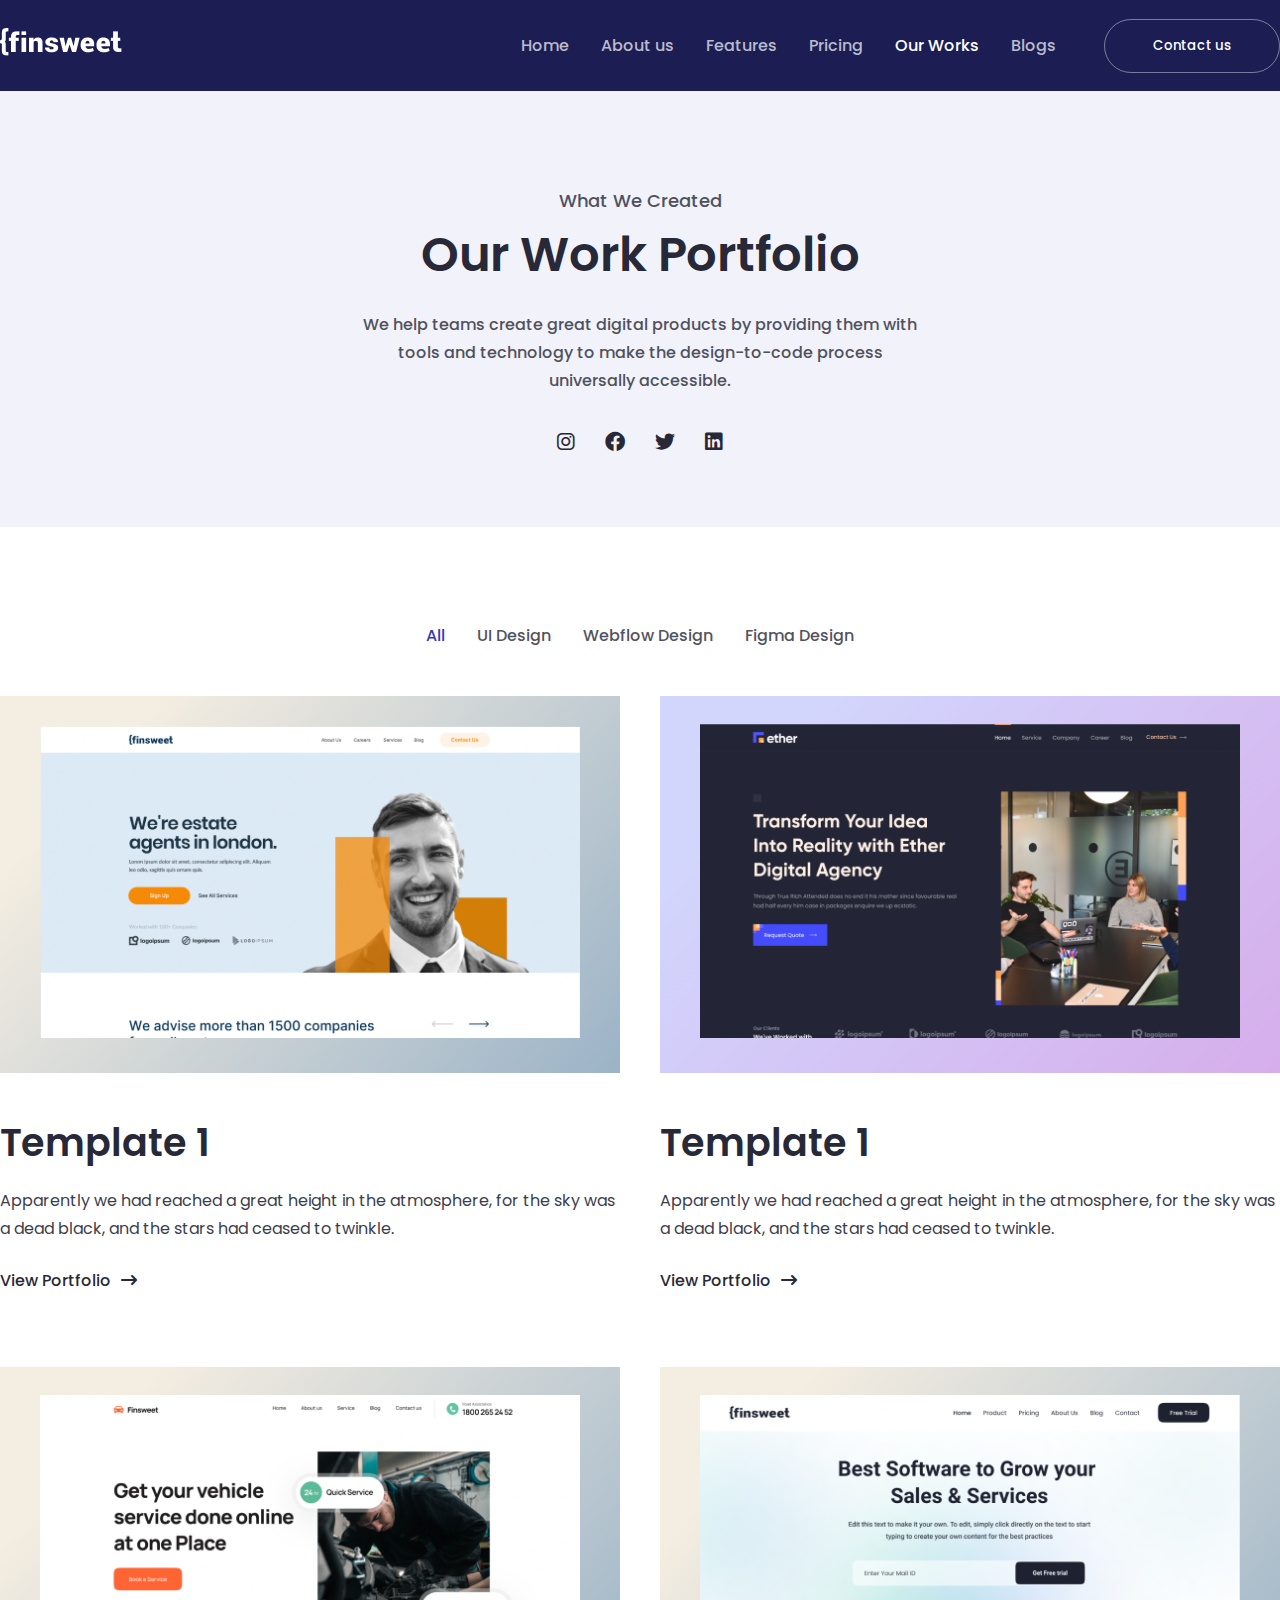
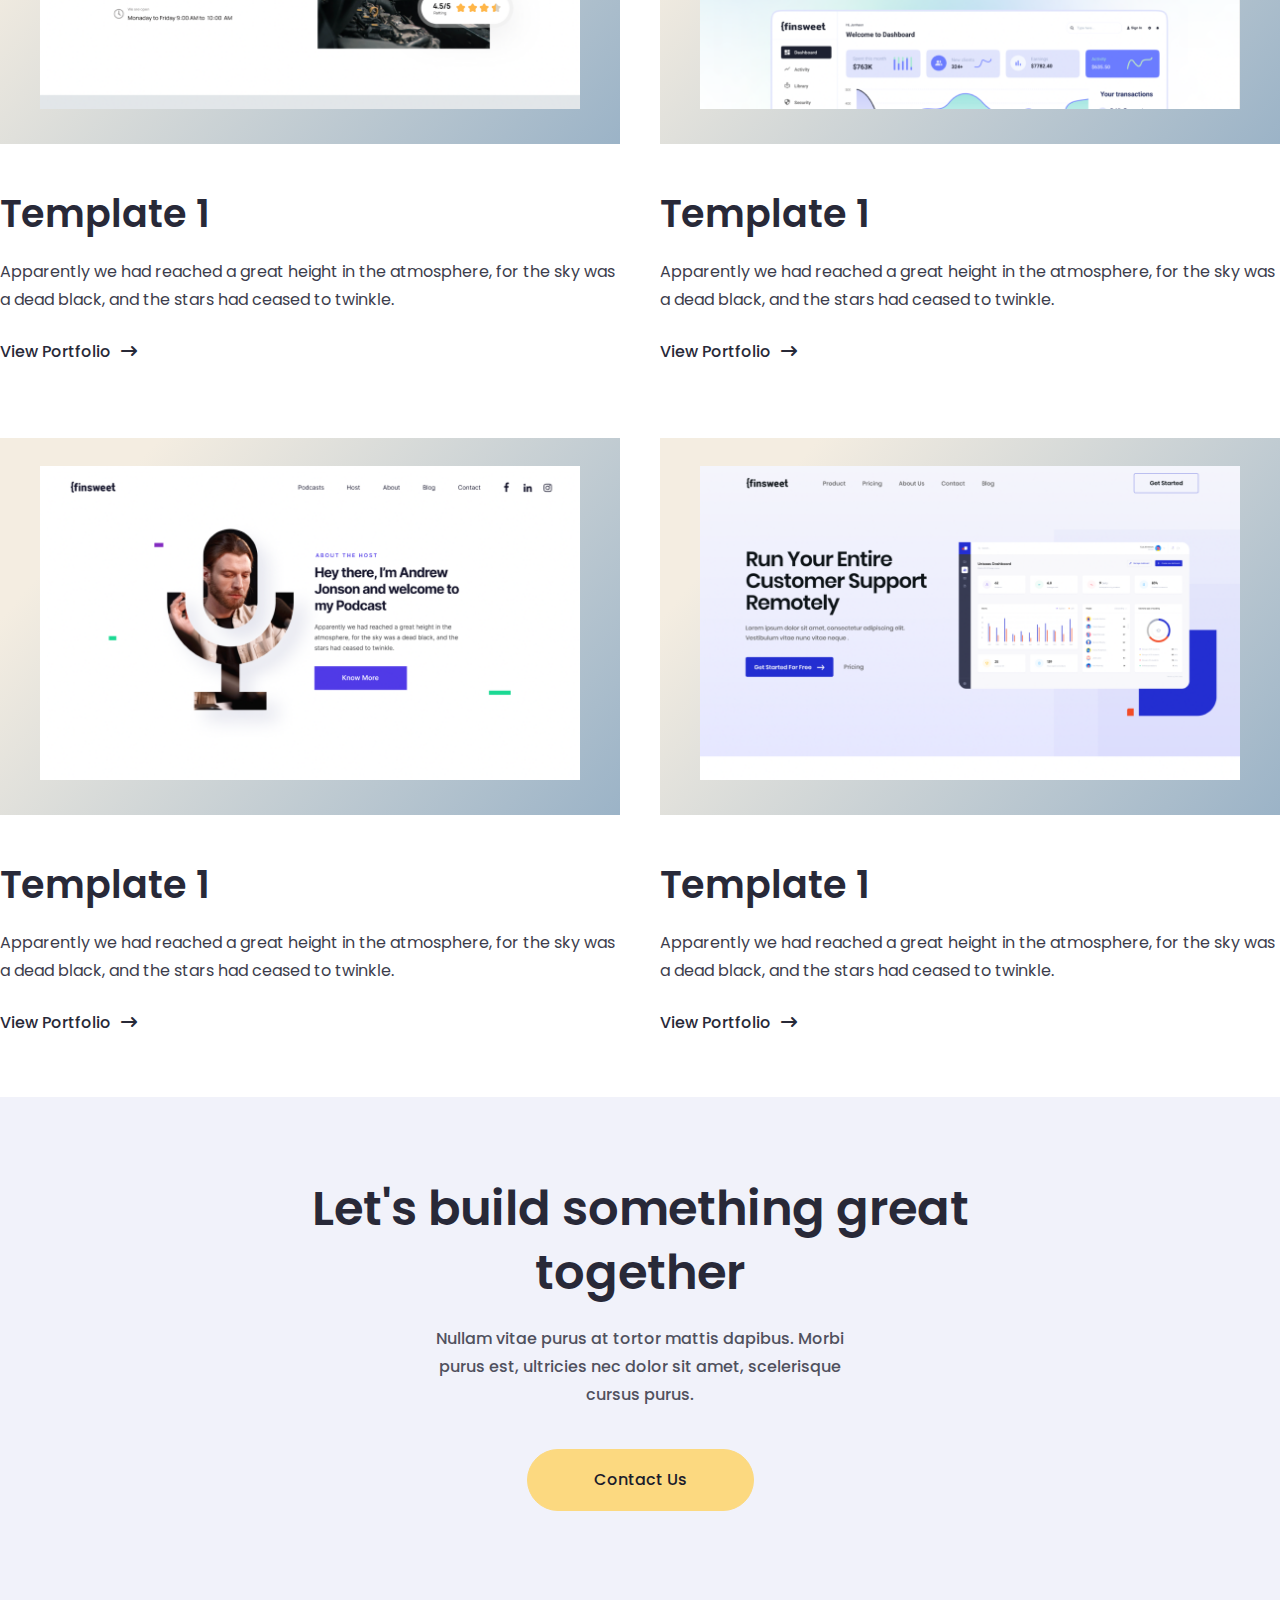
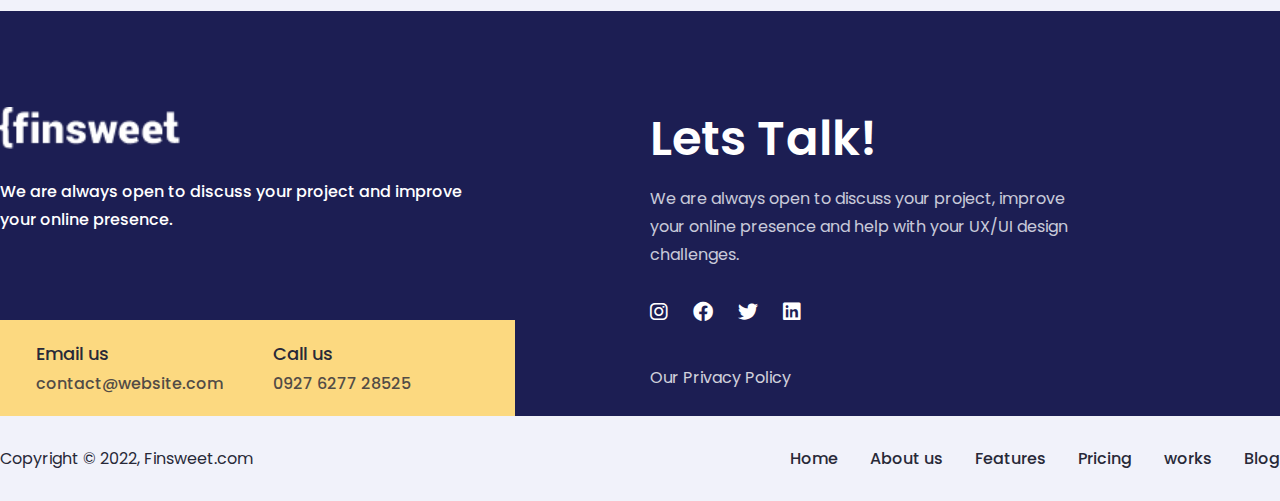
<file: works.html>
<!DOCTYPE html>
<html lang="en">

<head>
    <meta charset="UTF-8">
    <meta http-equiv="X-UA-Compatible" content="IE=edge">
    <meta name="viewport" content="width=device-width, initial-scale=1.0">
    <link rel="stylesheet" href="css/style.css">
    <link rel="stylesheet" href="css/all.min.css">
    <link rel="preconnect" href="https://fonts.googleapis.com">
    <link rel="preconnect" href="https://fonts.gstatic.com" crossorigin>
    <link href="https://fonts.googleapis.com/css2?family=Poppins:wght@100;200;300;400;500;600;700&display=swap"
        rel="stylesheet">
    <title>Finsweet Website | Our Works</title>
</head>

<body>

    <!-- navbar -->
    <nav>
        <div class="container">
            <div class="navBox display-flex">
                <div class="logo">
                    <a href='#'>
                        <img src="images/logo1.png" alt="logo" srcset="" />
                    </a>
                </div>
                <div class="navItem">
                    <ul class="textMedium display-flex">
                        <li><a href="index.html">Home</a></li>
                        <li><a href="about.html">About us</a></li>
                        <li><a href="features.html">Features</a></li>
                        <li><a href="pricing.html">Pricing</a></li>
                        <li><a class="navActive" href="works.html">Our Works</a></li>
                        <li><a href="blogs.html">Blogs</a></li>
                        <a href="contact.html">
                            <button class="transition">Contact us</button>
                        </a>
                    </ul>
                </div>
            </div>
        </div>
    </nav>
    <!-- navbar -->


    <!-- works -->
    <div class="works">
        <div class="container workBox text-center">
            <span class="textSmall textMedium">What We Created</span>
            <h1 class="textBig">Our Work Portfolio</h1>
            <p class="textSmall textMedium">We help teams create great digital products by providing them with tools and
                technology to
                make the design-to-code process universally accessible.</p>
            <div class="workIcons display-flex">
                <a href="#"><i class="fa-brands fa-instagram"></i></a>
                <a href="#"><i class="fa-brands fa-facebook"></i></a>
                <a href="#"><i class="fa-brands fa-twitter"></i></a>
                <a href="#"><i class="fa-brands fa-linkedin"></i></a>
            </div>
        </div>
    </div>
    <!-- works -->


    <!-- workShowcase -->
    <div class="workShowcase">
        <div class="container workShowcaseBox">
            <div class="workShowcaseNav">
                <div class="navItem">
                    <ul class="textMedium display-flex">
                        <li><a class="navActive" href="index.html">All</a></li>
                        <li><a href="about.html">UI Design</a></li>
                        <li><a href="features.html">Webflow Design</a></li>
                        <li><a href="pricing.html">Figma Design</a></li>
                    </ul>
                </div>
            </div>
            <div class="workGallery display-flex">
                <div class="workDisplays">
                    <div class="workDisplayImg">
                        <img src="images/works/work1.png" alt="work1">
                    </div>
                    <div class="workDisplayTxt">
                        <h1 class="workHeading textBig">Template 1</h1>
                        <p class="workDetails textSmall">Apparently we had reached a great height in the atmosphere,
                            for the sky was a dead black, and the stars had ceased to twinkle.</p>
                        <p class="workFooter textSmall textMedium">
                            <a class="transition" href="#">View Portfolio<i
                                    class="transition fa-solid fa-arrow-right-long"></i></a>
                        </p>
                    </div>
                </div>
                <div class="workDisplays">
                    <div class="workDisplayImg workDisplayImg2">
                        <img src="images/works/work2.png" alt="work2">
                    </div>
                    <div class="workDisplayTxt">
                        <h1 class="workHeading textBig">Template 1</h1>
                        <p class="workDetails textSmall">Apparently we had reached a great height in the atmosphere,
                            for the sky was a dead black, and the stars had ceased to twinkle.</p>
                        <p class="workFooter textSmall textMedium">
                            <a class="transition" href="#">View Portfolio<i
                                    class="transition fa-solid fa-arrow-right-long"></i></a>
                        </p>
                    </div>
                </div>
                <div class="workDisplays">
                    <div class="workDisplayImg workDisplayImg3">
                        <img src="images/works/work3.png" alt="workDisplayImg3">
                    </div>
                    <div class="workDisplayTxt">
                        <h1 class="workHeading textBig">Template 1</h1>
                        <p class="workDetails textSmall">Apparently we had reached a great height in the atmosphere,
                            for the sky was a dead black, and the stars had ceased to twinkle.</p>
                        <p class="workFooter textSmall textMedium">
                            <a class="transition" href="#">View Portfolio<i
                                    class="transition fa-solid fa-arrow-right-long"></i></a>
                        </p>
                    </div>
                </div>
                <div class="workDisplays">
                    <div class="workDisplayImg workDisplayImg4">
                        <img src="images/works/work4.png" alt="workDisplayImg4">
                    </div>
                    <div class="workDisplayTxt">
                        <h1 class="workHeading textBig">Template 1</h1>
                        <p class="workDetails textSmall">Apparently we had reached a great height in the atmosphere,
                            for the sky was a dead black, and the stars had ceased to twinkle.</p>
                        <p class="workFooter textSmall textMedium">
                            <a class="transition" href="#">View Portfolio<i
                                    class="transition fa-solid fa-arrow-right-long"></i></a>
                        </p>
                    </div>
                </div>
                <div class="workDisplays">
                    <div class="workDisplayImg workDisplayImg5">
                        <img src="images/works/work5.png" alt="workDisplayImg5">
                    </div>
                    <div class="workDisplayTxt">
                        <h1 class="workHeading textBig">Template 1</h1>
                        <p class="workDetails textSmall">Apparently we had reached a great height in the atmosphere,
                            for the sky was a dead black, and the stars had ceased to twinkle.</p>
                        <p class="workFooter textSmall textMedium">
                            <a class="transition" href="#">View Portfolio<i
                                    class="transition fa-solid fa-arrow-right-long"></i></a>
                        </p>
                    </div>
                </div>
                <div class="workDisplays">
                    <div class="workDisplayImg workDisplayImg6">
                        <img src="images/works/work6.png" alt="workDisplayImg6">
                    </div>
                    <div class="workDisplayTxt">
                        <h1 class="workHeading textBig">Template 1</h1>
                        <p class="workDetails textSmall">Apparently we had reached a great height in the atmosphere,
                            for the sky was a dead black, and the stars had ceased to twinkle.</p>
                        <p class="workFooter textSmall textMedium">
                            <a class="transition" href="#">View Portfolio<i
                                    class="transition fa-solid fa-arrow-right-long"></i></a>
                        </p>
                    </div>
                </div>
            </div>
        </div>
        <div class="workShowcaseFooterCont">
            <div class="container workShowcaseFooter display-flex">
                <h1 class="textBig">Let's build something great together</h1>
                <p class="textSmall textMedium">Nullam vitae purus at tortor mattis dapibus. Morbi purus est, ultricies nec
                    dolor
                    sit amet, scelerisque cursus purus.</p>
                <div class="workBtnBox">
                    <a href="contact.html">
                        <button class="bannerBtn workBtn textSmall textMedium btnLight transition">Contact Us</button>
                    </a>
                </div>
            </div>
        </div>
    </div>
    <!-- workShowcase -->

    
    <!-- Footer -->
    <div class="footer">
        <div class="container footerBox display-flex">
            <div class="footerPart1">
                <img src="images/logo1.png" alt="logo">
                <p class="footerAbout textSmall textMedium">
                    We are always open to discuss your project and improve your online presence.
                </p>
                <div class="footerContactBox display-flex">
                    <div class="footerContacts textSmall">
                        <p>Email us</p>
                        <span class="textSmall textMedium">contact@website.com</span>
                    </div>
                    <div class="footerContacts textSmall">
                        <p>Call us</p>
                        <span class="textSmall textMedium">0927 6277 28525</span>
                    </div>
                </div>
            </div>
            <div class="footerPart2">
                <h1 class="textBig">Lets Talk!</h1>
                <p class="footerInvitation textSmall">We are always open to discuss your project, improve your online
                    presence
                    and help
                    with your
                    UX/UI design challenges.</p>
                <div class="footerIcons display-flex">
                    <a href="#"><i class="fa-brands fa-instagram"></i></a>
                    <a href="#"><i class="fa-brands fa-facebook"></i></a>
                    <a href="#"><i class="fa-brands fa-twitter"></i></a>
                    <a href="#"><i class="fa-brands fa-linkedin"></i></a>
                </div>
                 <p class="contactFieldFooter privacyLink">
                     <a class="transition" href="privacy.html">
                         Our Privacy Policy
                     </a>
                 </p>
            </div>
        </div>

        <!-- footerNav -->
        <nav class="footerNav">
            <div class="container">
                <div class="navBox display-flex">
                    <div class="footerTxt">
                        <span>Copyright &#169 2022, Finsweet.com</span>
                    </div>
                    <div class="navItem footerNavItem">
                        <ul class="textMedium display-flex">
                            <li><a href="#home">Home</a></li>
                            <li><a href="#about">About us</a></li>
                            <li><a href="#features">Features</a></li>
                            <li><a href="#pricing">Pricing</a></li>
                            <li><a href="#works">works</a></li>
                            <li><a href="#blog">Blog</a></li>
                        </ul>
                    </div>
                </div>
            </div>
        </nav>
        <!-- footerNav -->
    </div>
    <!-- Footer -->

</body>

</html>
</file>
<file: css/style.css>
/*! common css */
html {
    scroll-behavior: smooth;
}

* {
    margin: 0;
    padding: 0;
    box-sizing: border-box;
    font-family: 'Poppins', sans-serif;
}

body {
    color: #282938;
}

button {
    cursor: pointer;
}

nav, .banner {
    background: #1C1E53;
}

.commonPadding {
    padding: 120px 0;
}

.transition {
    transition: .3s;
    -webkit-transition: .3s;
    -moz-transition: .3s;
    -ms-transition: .3s;
    -o-transition: .3s;
}

.navActive {
    color: #fff !important;
}

/*! common css */

/*! utilities */
.container {
    width: 1280px;
    margin: auto;
}

.display-flex {
    display: flex;
    justify-content: space-between;
    align-items: center;
}

.textBig {
    font-size: 48px;
    font-weight: 600;
    line-height: 64px;
}

.textLarge {
    font-size: 32px;
    font-weight: 500;
}

.textSmall {
    font-size: 16px;
    line-height: 28px;
}

.textLight {
    font-weight: 300;
}

.textMedium {
    font-weight: 500;
}

.btnDark {
    color: #fff;
    background: inherit;
    cursor: pointer;
    border: 1px solid #f4f6fc6f;

}

.btnDark:hover {
    color: #1B1C2B;
    background: #FCD980;
    border: 1px solid #FCD980;
}

.btnLight {
    color: #1B1C2B;
    background: #FCD980;
    border: 1px solid #FCD980;
}

.btnLight:hover {
    color: #fff;
    background: inherit;
    border: 1px solid #f4f6fc6f;

}

.bg-orange {
    background: #FF7527;
    color: #EEEDDE;
}

.bg-orange:hover {
    background: #ff762732;
    color: #FF7527;
}

.text-center {
    text-align: center;
}

/*! utilities */


/*! ======== Homepage css start ======== */

/* navbar css */
.logo {
    padding: 28px 0;
    width: 20%;
    display: flex;
    justify-content: start;
    align-items: center;
}

nav .navItem {
    width: 80%;
}

.navItem ul {
    list-style: none;
    column-gap: 32px;
    justify-content: end;
}

.navItem ul li a {
    padding: 28px 0;
    text-decoration: none;
    cursor: pointer;
    position: relative;
    box-sizing: border-box;
    color: #BBBBCB;
    font-weight: 500;
    transition: .3s;
    -webkit-transition: .3s;
    -moz-transition: .3s;
    -ms-transition: .3s;
    -o-transition: .3s;
}


.navItem ul li a:hover {
    color: #fff;
}

.navItem ul button {
    text-decoration: none;
    margin-left: 16px;
    color: #fff;
    background: inherit;
    padding: 16px 48px;
    border: 1px solid #f4f6fc6f;
    border-radius: 41px;
    -webkit-border-radius: 41px;
    -moz-border-radius: 41px;
    -ms-border-radius: 41px;
    -o-border-radius: 41px;
    font-weight: 500;
}

.navItem ul button:hover {
    color: #1B1C2B;
    background: #FCD980;
}

@keyframes navAnim {
    0% {
        width: 0;
    }

    100% {
        width: 95%;
    }
}

.navItem ul li a::after {
    content: '';
    height: 2.5px;
    position: absolute;
    top: 101%;
    right: 50%;
    background: #FCD980;
    transform: translateX(50%);
    -webkit-transform: translateX(50%);
    -moz-transform: translateX(50%);
    -ms-transform: translateX(50%);
    -o-transform: translateX(50%);
}

.navItem ul li a:hover::after {
    animation: navAnim .5s 1 forwards;
    -webkit-animation: navAnim .5s 1 forwards;
}

/* navbar css */


/* banner css */
.bannerBox {
    column-gap: 47px;
    color: #fff;
}

.bannerTxtBox {
    width: 40%;
}

.bannerTxtBox .textBig {
    font-size: 54px;
    line-height: 74px;
}

.bannerTxtBox>.textSmall {
    margin: 24px 0 48px;
    opacity: .8;
}

.bannerBtnBox {
    width: 92%;
    display: flex;
    justify-content: space-between;
}

.bannerBtn {
    padding: 16px 50px;
    border-radius: 41px;
    -webkit-border-radius: 41px;
    -moz-border-radius: 41px;
    -ms-border-radius: 41px;
    -o-border-radius: 41px;
}

.bannerBtn i {
    margin-left: 9px;
    transition: .1s;
    -webkit-transition: .1s;
    -moz-transition: .1s;
    -ms-transition: .1s;
    -o-transition: .1s;
}

.bannerBtn:hover i {
    color: #1B1C2B;
}

.bannerImgBox img {
    margin-right: 15px;
}

/* banner css */


/* about css */
.about {
    background: #f1f2fa;
}

.aboutBox {
    column-gap: 200px;
}

.aboutTxt {
    width: 55%;
}

.aboutTxtDetails {
    margin: 16px 0;
    width: 100%;
}

.aboutTxtFooter a {
    color: #1B1C2B;
    font-size: 18px;
    text-decoration: none;
}

.aboutTxtFooter a:hover {
    color: #2109bc;
}

.aboutTxtFooter i {
    color: #1B1C2B;
    margin-left: 10px;
    transition: .3s;
    -webkit-transition: .3s;
    -moz-transition: .3s;
    -ms-transition: .3s;
    -o-transition: .3s;
}

.aboutTxtFooter a:hover i {
    color: #2109bc;
    margin-left: 16px;
}

.strategyBox {
    display: flex;
    flex-wrap: wrap;
    column-gap: 20px;
}

.strategies {
    width: 340px;
    display: flex;
    flex-direction: column;
    align-items: flex-start;
    justify-content: space-between;
}

.strategyNum {
    background: #2413F2;
    position: relative;
    width: 50px;
    height: 50px;
    border-radius: 12px;
    -webkit-border-radius: 12px;
    -moz-border-radius: 12px;
    -ms-border-radius: 12px;
    -o-border-radius: 12px;
}

.strategyNum span {
    position: absolute;
    font-size: 18px;
    font-weight: 500;
    color: #fff;
    top: 26%;
    left: 32%;
}

.strategies .textLarge {
    margin: 16px 0 8px;
}

.strategies .textSmall {
    margin: 0 0 60px;
}

/* about css */



/* projects css */
.projects {
    background: #fff;
}

.projectHeading {
    margin-bottom: 64px;
}

.projectHeading a {
    text-decoration: none;
    color: #1B1C2B;
    transition: 0s;
    -webkit-transition: 0s;
    -moz-transition: 0s;
    -ms-transition: 0s;
    -o-transition: 0s;
}

.projectHeading a:hover {
    color: #353ab4;
}

.projectHeading a:hover i {
    margin-left: 15px;
    color: #353ab4;
}

.projectHeading i {
    color: #1B1C2B;
    margin-left: 10px;
    transition: .3s;
    -webkit-transition: .3s;
    -moz-transition: .3s;
    -ms-transition: .3s;
    -o-transition: .3s;
}

.projectGallery {
    align-items: stretch;
    overflow: hidden;
}

.mainImgBox {
    width: 66%;
    position: relative;
}

.projectGallery .overlay {
    display: flex;
    flex-direction: column;
    justify-content: flex-end;
    color: #fff;
    background: linear-gradient(329.39deg, #1C1E53 -10.96%, rgba(28, 30, 83, 0.42) 103.96%);
    position: absolute;
}

.mainImgBox .overlay {
    opacity: 0;
    left: 0%;
    width: 420px;
    transform: translateX(-80%);
    height: 600px;
    padding: 76px 55px;
    transition-duration: .4s;
    -webkit-transform: translateX(-80%);
    -moz-transform: translateX(-80%);
    -ms-transform: translateX(-80%);
    -o-transform: translateX(-80%);
}

.mainImgBox:hover .overlay {
    transform: translateX(0%);
    opacity: 1;
    left: 0%;
    -webkit-transform: translateX(0%);
    -moz-transform: translateX(0%);
    -ms-transform: translateX(0%);
    -o-transform: translateX(0%);
}

.projectNames {
    font-size: 24px;
    line-height: 36px;
}

.projectDescription {
    margin: 16px 0 40px;
}

.projectFooter {
    color: #FCD980;
    text-decoration: none;
    font-weight: 500;
}

.projectFooter:hover i {
    margin-left: 17px;

}

.projectFooter i {
    margin-left: 8px;
}

.projectPart2 {
    display: flex;
    flex-direction: column;
    justify-content: space-between;
}

.part2ImgBox {
    position: relative;
}

.part2ImgBox .overlay {
    width: 414px;
    height: 284px;
    padding: 45px 56px;
    opacity: 0;
    transition-duration: .4s;
    transform: translateX(80%);
    -webkit-transform: translateX(80%);
    -moz-transform: translateX(80%);
    -ms-transform: translateX(80%);
    -o-transform: translateX(80%);
}

.part2ImgBox:hover .overlay {
    opacity: 1;
    right: 0%;
    transform: translateX(0%);
    -webkit-transform: translateX(0%);
    -moz-transform: translateX(0%);
    -ms-transform: translateX(0%);
    -o-transform: translateX(0%);
}


.part2ImgBox .projectFooter {
    margin-top: 10px;
}

/* projects css */



/* features css */
.features {
    background: #f1f2fa;
}

.featureTxts {
    padding: 0 330px;
}

.featureTxts p {
    font-size: 18px;
}

.featureHeading {
    margin: 15px 0 47px;
}

.featureGallery {
    justify-content: flex-start;
    flex-wrap: wrap;
    column-gap: 32px;
    row-gap: 35px;
}

.featureContents {
    width: 405px;
    height: 316px;
    background: #fff;
    padding: 58px 32px 48px 48px;
}

.featureContents i {
    font-size: 30px;
    color: #1c05b3;
}

.featureContents .textMedium {
    font-size: 24px;
    margin: 20px 0 12px;
}

.featureIcon img {
    width: auto;
}

/* features css */


/* testimonials css */
.testimonialBox {
    column-gap: 100px;
}

.testimonialPart1 {
    width: 30%;
}

.testimonialPart1 h1 {
    font-size: 38px;
    line-height: 56px;
    margin-bottom: 16px;
}

.testimonialPart2 {
    width: 65%;
    border: 1px solid #1a089147;
    border-radius: 14px;
    -webkit-border-radius: 14px;
    -moz-border-radius: 14px;
    -ms-border-radius: 14px;
    -o-border-radius: 14px;
    padding: 40px;
}

.testimonialPart2 .textBig {
    font-size: 30px;
    line-height: 48px;
    margin-bottom: 48px;
}

.customer img {
    width: 56px;
    border-radius: 50%;
    -webkit-border-radius: 50%;
    -moz-border-radius: 50%;
    -ms-border-radius: 50%;
    -o-border-radius: 50%;
    margin-right: 14px;
}

.customerName {
    font-size: 18px;
    line-height: 32px;
}

.carouselIcons {
    display: flex;
    column-gap: 11px;
}

.carouselIcons button {
    border: none;
    display: grid;
    align-items: center;
    text-align: center;
    font-size: 25px;
    width: 48px;
    height: 48px;
    border-radius: 50%;
    -webkit-border-radius: 50%;
    -moz-border-radius: 50%;
    -ms-border-radius: 50%;
    -o-border-radius: 50%;
    transition: .3s;
    -webkit-transition: .3s;
    -moz-transition: .3s;
    -ms-transition: .3s;
    -o-transition: .3s;
    color: #282938;
    background: #e2e5f8;
}

.carouselIcons button:hover {
    background: #5239FA !important;
    color: #fff !important;
}

/* testimonials css */


/* FAQ css */
.faq {
    background: #f1f2fa;
}


.featuresFAQ {
    background: #fff;
}

.faqBox {
    column-gap: 110px;
    align-items: flex-start;
}

.faqTxtBox h1 {
    font-size: 38px;
    line-height: 56px;
    font-weight: 600;
    margin-bottom: 16px;
    width: 93%;
}

.faqTxtBox a {
    color: #282938;
    font-size: 18px;
    line-height: 32px;
    text-decoration: none;
}

.faqTxtBox p:hover {
    color: #2109bc;
}

.faqQsBox {
    display: flex;
    flex-direction: column;
}

.faqQs {
    align-items: flex-start;
    justify-content: flex-start;
    padding: 32px 0;
    border-bottom: 1px solid #dbdbf2;
    padding-left: 16px;
}

.faqQs>p {
    margin-right: 60px;
    font-size: 24px;
    color: #2405F2;
    line-height: 36px;
    font-weight: 500;
}

.qsField {
    flex-direction: column;
    align-items: flex-start;
    row-gap: 16px;
    width: 87%;
}

.firstQs {
    padding-top: 0;
}

.qs {
    font-size: 24px;
    line-height: 36px;
    font-weight: 500;
    cursor: pointer;
}

.ans {
    font-size: 18px;
    line-height: 32px;
    font-weight: 500;
    width: 84%;
}

.faqQs i {
    cursor: pointer;
    font-size: 20px;
    margin-top: 5px;
}

.faqQs i:hover {
    color: #2405F2;
}

/* FAQ css */


/* Contact css */
.contact {
    background: #fff;
}

.contactBox {
    color: #fff;
    height: 690px;
}

.contactImgBox {
    width: 52%;
    background: url(../images/contact1.png) no-repeat;
    background-size: cover;
    position: relative;
    height: 690px;

}

.contactImgTxtBox {
    padding: 96px;
}

.contactImgTxtBox .textBig {
    font-size: 54px;
    line-height: 75px;
}

.contactImgTxtBox .textSmall {
    margin: 24px 0;
}

.contactImgBox .overlay {
    position: absolute;
    left: 0;
    top: 0;
    background: rgba(28, 30, 83, 0.521);
    height: 690px;
    width: 100%;
}

.contactField {
    height: 690px;
    color: #F4F6FC;
    background: #1C1E53;
    width: 48%;
    padding: 96px 96px 48px;
}

.contactFieldHeading {
    color: #fff;
    font-size: 32px;
    font-weight: 48px;
}

.contactFieldTxt {
    margin: 16px 0 40px;
}

.contactFieldForm {
    flex-direction: column;
}

.contactInp {
    font-size: 16px;
    color: #ffffff;
    width: 100%;
    height: 64px;
    outline: none;
    margin-bottom: 16px;
    border: 1px solid rgba(255, 255, 255, 0.129);
    border-radius: 10px;
    background: none;
    padding: 18px 32px;
    transition: .3s;
    -webkit-transition: .3s;
    -moz-transition: .3s;
    -ms-transition: .3s;
    -o-transition: .3s;
    -webkit-border-radius: 10px;
    -moz-border-radius: 10px;
    -ms-border-radius: 10px;
    -o-border-radius: 10px;
}

.contactInp:hover {
    border: 1px solid rgba(255, 255, 255, 0.385);
}

.contactSubmit {
    cursor: pointer;
    color: #1B1C2B;
    font-size: 18px;
    font-weight: 500;
    line-height: 32px;
    padding: 16px 0;
    width: 100%;
    border: 1px solid #FCD980;
    margin: 23px 0 28px;
    border-radius: 41px;
    -webkit-border-radius: 41px;
    -moz-border-radius: 41px;
    -ms-border-radius: 41px;
    -o-border-radius: 41px;
}

.contactFieldFooter {
    font-size: 18px;
    line-height: 32px;
    font-weight: 500;
}

.contactFieldFooter a {
    color: #fff;
    text-decoration: none;
}

.contactFieldFooter a:hover {
    color: #fbd46f;
}

.contactFieldFooter a i {
    color: #fff;
    transition: .3s;
    margin-left: 10px;
    -webkit-transition: .3s;
    -moz-transition: .3s;
    -ms-transition: .3s;
    -o-transition: .3s;
}

.contactFieldFooter a:hover i {
    color: #fbd46f;
    margin-left: 16px;
}

/* Contact css */


/* Blog css */
.blog {
    background: #f1f2fa;
}

.blogBoxHeading {
    margin-bottom: 64px;
}

.blogGallery {
    flex-wrap: wrap;
    column-gap: 32px;
    row-gap: 70px;
}

.blogDisplay {
    width: 405px;
}

.blogImg {
    margin-bottom: 40px;
    width: 100%;
}

.blogImg img {
    width: 100%;
    height: 291px;
}

.blogDate {
    color: #282938;
    opacity: .8;
}

.blogHeading {
    margin: 16px 0;
    font-size: 24px;
    line-height: 36px;
}

.blogDetails {
    margin-bottom: 32px;
    opacity: .9;
}

.blogFooter a {
    color: #282938;
    text-decoration: none;
}

.blogFooter a:hover {
    color: #353ab4;
}

.blogFooter a i {
    color: #282938;
    margin-left: 10px;
}

.blogFooter a:hover i {
    color: #353ab4;
    margin-left: 16px;
}

/* Blog css */


/* Footer css */
.footer {
    background: #1C1E53;
    color: #fff;
}

.footerBox {
    column-gap: 135px;
    padding-top: 96px;
    align-items: flex-start;
}

.footerPart1 {
    width: 45%;
}

.footerPart1 img {
    width: 35%;
}

.footerAbout {
    margin: 22px 0 86px;
    width: 95%;
}

.footerContactBox {
    padding: 18px 36px;
    background: #FCD980;
    column-gap: 30px;
    color: #282938;
}

.footerContacts {
    width: 50%;
}

.footerContacts p {
    font-size: 18px;
    line-height: 32px;
    font-weight: 500;
}

.footerContacts span {
    opacity: 0.8;
}

.footerPart2 {
    width: 55%;
}

.footerInvitation {
    margin: 14px 0 28px;
    color: #F4F6FC;
    opacity: .8;
    width: 67%;
}

.footerIcons {
    column-gap: 25px;
    justify-content: flex-start;
}

.footerIcons a {
    color: #fff;
    cursor: pointer;
    font-size: 20px;
    transition: .3s;
    -webkit-transition: .3s;
    -moz-transition: .3s;
    -ms-transition: .3s;
    -o-transition: .3s;
}

.footerIcons a:hover {
    color: #fbc63f;
}

.privacyLink {
    margin-top: 35px;
    font-weight: normal;
    font-size: 16px;
    opacity: .8;
}

.footerNav {
    background: #f1f2fa;
    padding: 30px 0;
}

.footerTxt {
    width: 70%;
    color: #282938;
}

.footerNavItem ul li a {
    color: #282938;
}

.footerNavItem ul li a:hover {
    color: #353ab4;
}

.footerNavItem ul li a::after {
    display: none;
}

/* Footer css */
/*! ======== Homepage css end ======== */


/*! ======== Pricing page css start ======== */
/* Pricing css */
.pricingBox {
    padding-bottom: 60px;
}

.pricingBoxTxts {
    margin: auto;
    width: 45%;
}

.pricingBoxTxts .textSmall {
    margin: 16px 0 64px;
    opacity: .8;
}

.pricingBoxContent {
    column-gap: 32px;
}

.pricingTables {
    flex-direction: column;
    align-items: flex-start;
    height: 745px;
    width: 405px;
    padding: 64px 48px 62px;
    background: #f1f2fa;
    border-radius: 12px;
    -webkit-border-radius: 12px;
    -moz-border-radius: 12px;
    -ms-border-radius: 12px;
    -o-border-radius: 12px;
}

.pricingTables:hover {
    background: #1C1E53;
    color: #fff;
}

.pricingTables:hover .price p {
    color: #FCD980;
}

.pricingTables:hover .priceBtn {
    background: #FCD980;
    color: #282938;
}

.price {
    justify-content: flex-start;
    margin-bottom: 20px;
}

.price h1 {
    font-size: 38px;
    line-height: 56px;
}

.price p {
    margin-left: 8px;
    color: #353ab4;
}

.productName {
    font-size: 24px;
    line-height: 36px;
}

.productDetails {
    opacity: .8;
    width: 97%;
    margin: 8px 0 45px;
}

.productAttributes {
    align-items: flex-start;
    list-style-type: none;
    flex-direction: column;
    justify-content: flex-start;
    row-gap: 20px;
    height: 230px;
    margin-bottom: 55px;
}

.productAttributes i {
    color: #74d293;
    margin-right: 12px;
}

.pricingTables a {
    text-decoration: none;
    align-self: center;
}

.priceBtn {
    background: #282938;
    color: #f1f2fa;
    display: block;
    margin: auto;
    justify-self: center;
    padding: 16px 77px;
    font-size: 18px;
    line-height: 32px;
    border-radius: 41px;
    -webkit-border-radius: 41px;
    -moz-border-radius: 41px;
    -ms-border-radius: 41px;
    -o-border-radius: 41px;
}

.priceBtn:hover {
    background: #eac25d !important;
}

/* Pricing css */
/*! ======== Pricing page css end ======== */


/*! ======== Features page css start ======== */
/* Features css */
.featureBnrTxt {
    margin: 32px 0 35px !important;
}

.usersBox {
    padding: 96px 0;
    column-gap: 90px;
}

.usersNum h1 {
    font-size: 42px;
    line-height: 56px;
}

.usersNum p {
    opacity: .9;
}

.userLogos {
    opacity: .8;
    column-gap: 66px;
}

/* Features css */


/* Benefits css */
.benefits {
    background: #fff;
}

.benefitsBoxTxt h1 {
    margin-bottom: 48px;
}

.benefitsBox .featureContents {
    background: #f1f2fa;
}

/* Benefits css */


/* FeatureShowcase css */
.featureShowcaseBox {
    column-gap: 80px;
}

.featureShowcasePart1 {
    width: 50%;
}

.featureShowcasePart1 span {
    font-size: 18px;
    line-height: 32px;
    opacity: .9;
}

.featureShowcasePart1 h1 {
    font-size: 38px;
    line-height: 56px;
    margin: 16px 0;
}

.featureShowcasePart1 p {
    opacity: .9;
}

.featureShowcase-reverse {
    background: #f1f2fa;
}

.featureShowcase-reverse .featureShowcaseBox {
    flex-direction: row-reverse;
}

/* FeatureShowcase css */
/*! ======== Features page css end ======== */


/*! ======== Works page css start ======== */
/* works css */
.works {
    background: #f1f2fa;
}

.workBox {
    width: 70%;
    padding: 96px 0 70px;
}

.workBox span {
    opacity: .8;
    font-size: 18px;
    margin-bottom: 8px;
    display: block;
}

.workBox p {
    padding: 0 170px;
    opacity: .8;
    margin: 24px 0 32px;
}

.workIcons {
    column-gap: 30px;
    font-size: 20px;
    justify-content: center;
}

.workIcons a {
    color: #282938;
}

.workIcons a:hover {
    color: #353ab4;
}

/* works css */


/* workShowcase css */

.workShowcaseBox {
    padding-bottom: 60px;
}

.workShowcaseNav {
    padding: 96px 0 48px;
}

.workShowcaseNav .navItem {
    padding-bottom: 0;
}

.workShowcaseNav .navItem ul {
    justify-content: center;
}

.workShowcaseNav .navItem ul a {
    color: #282938;
    opacity: .8;
}

.workShowcaseNav .navItem ul a:hover {
    color: #353ab4;
    opacity: 1;
}

.workShowcaseNav .navItem ul a::after {
    display: none;
}

.workShowcaseNav .navItem ul {
    justify-content: center;
}

.workShowcaseNav .navActive {
    color: #353ab4 !important;
    opacity: 1 !important;
}

.workGallery {
    flex-wrap: wrap;
    row-gap: 72px;
    column-gap: 34px;
}

.workDisplays {
    width: 620px;
}

.workDisplayImg {
    padding: 28px 40px;
    background: linear-gradient(131.34deg, #F4EDE1 16.74%, #98B1C6 103.17%);
}

.workDisplayImg2 {
    padding: 28px 40px;
    background: linear-gradient(131.34deg, #FFD3AF 16.74%, #4F56FF 103.17%);
}

.workDisplayImg2 {
    padding: 28px 40px;
    background: linear-gradient(131.34deg, #EEBCA7 16.74%, #C8C8C8 103.17%);
}

.workDisplayImg2 {
    padding: 28px 40px;
    background: linear-gradient(131.34deg, #C2E7F2 16.74%, #98A4FF 103.17%);
}

.workDisplayImg2 {
    padding: 28px 40px;
    background: linear-gradient(131.34deg, #C5BCFF 16.74%, #9BF7D5 103.17%);
}

.workDisplayImg2 {
    padding: 28px 40px;
    background: linear-gradient(131.34deg, #D2D6FD 16.74%, #D6ACEA 103.17%);
}

.workDisplayImg img {
    width: 100%;
}


.workHeading {
    font-size: 38px;
    line-height: 56px;
    margin: 42px 0 16px;
}

.workDetails {
    margin-bottom: 24px;
    opacity: .9;
}

.workFooter a {
    color: #282938;
    text-decoration: none;
}

.workFooter a:hover {
    color: #353ab4;
}

.workFooter a i {
    color: #282938;
    margin-left: 10px;
}

.workFooter a:hover i {
    color: #353ab4;
    margin-left: 16px;
}

.workShowcaseFooterCont {
    background: #f1f2fa !important;
}

.workShowcaseFooter {
    padding: 80px 0 100px;
    width: 55%;
    text-align: center;
    flex-direction: column;
    align-items: center;
}

.workShowcaseFooter p {
    width: 65%;
    opacity: .8;
    margin: 20px 0 40px;
}

.workBtn {
    padding: 16px 66px;
    align-self: center;
}

.workBtn:hover {
    background: #eac25d;
    color: #1B1C2B;
}

/* workShowcase css */
/*! ======== Works page css end ======== */


/*! ======== Blogs page css start ======== */
/* Blog Banner css  */
.blogBannerBox {
    padding: 120px 0 60px;
}

.blogBannerBox p {
    margin: 16px 0 32px;
    opacity: .8;
}

.blogBannerBox p span {
    font-size: 18px;
    margin-right: 6px;
}

.blogBannerFooter {
    width: 65%;
    margin: auto;
}

.blogBannerFooter p {
    margin: 48px 0 16px;
    opacity: .8;
}

.blogBannerFooter a {
    text-decoration: none;
    color: #282938;
}

.blogBannerFooter a:hover {
    color: #353ab4;
}

.blogBannerFooter a i {
    color: #282938;
    margin-left: 8px;
}

.blogBannerFooter a:hover i {
    color: #353ab4;
    margin-left: 15px;
}

/* Blog Banner css  */


/* Blog Showcase css  */
.blogShowcaseBox {
    padding: 70px 0 120px;
}

/* Blog Showcase css  */
/*! ======== Blogs page css end ======== */


/*! ======== Privacy Policy page css Start ======== */
.privacy {
    background: #f1f2fa;
}

.privacyBox {
    padding-bottom: 80px;
}

.privacyBoxHeader {
    width: 45%;
    margin: auto;
}

.privacyBoxHeader p {
    opacity: .8;
    margin: 16px 0 64px;
}

.privacyBoxMain {
    width: 67%;
    margin: auto;
}

.privacyBoxMain h1 {
    font-size: 38px;
    line-height: 56px;
    display: block;
    margin: 42px 0 32px;
}

.privacyBoxMain p {
    text-align: justify;
    opacity: .9;
    margin: 16px 0 24px;
}

.privacyBoxMain p a {
    color: #3f44c4;
    text-decoration: none;
}

.privacyBoxMain ul {
    margin-left: 40px;
    margin-bottom: 19px;

}

.privacyBoxMain ul li {
    margin-bottom: 16px;

}

/*! ======== Privacy Policy page css end ======== */


/*! ======== Contact page css start ======== */
.contactPageBox {
    color: #282938;
}

.contactBoxHeader {
    width: 45%;
    margin: auto;
}

.contactBoxHeader p {
    opacity: .8;
    margin: 16px 0 64px;
}

.contactFormBox {
    width: 80%;
    margin: auto;
    padding: 55px 75px 70px;
    background: #f1f2fa;
    border-radius: 12px;
    -webkit-border-radius: 12px;
    -moz-border-radius: 12px;
    -ms-border-radius: 12px;
    -o-border-radius: 12px;
}

.contactFormBox form {
    row-gap: 24px;
    column-gap: 32px;
    flex-wrap: wrap;
}

.contactFormBox .inpField {
    width: 48%;
}

.contactFormBox label {
    font-weight: 500;
    display: block;
    margin-bottom: 6px;
    font-size: 18px;
}

.contactFormBox input, textarea {
    font-size: 16px;
    width: 100%;
    outline: none;
    margin-bottom: 16px;
    border: 1px solid #1d29973f;
    border-radius: 10px;
    background: none;
    padding: 18px 32px;
    transition: .3s;
    -webkit-transition: .3s;
    -moz-transition: .3s;
    -ms-transition: .3s;
    -o-transition: .3s;
    -webkit-border-radius: 10px;
    -moz-border-radius: 10px;
    -ms-border-radius: 10px;
    -o-border-radius: 10px;
}

.contactFormBox input:hover, textarea:hover {
    border-color: #19238096;
}

.contactFormBox .textArea {
    height: 175px;
    width: 100%;
    margin-bottom: 36px;
}

.contactFormBox textarea {
    height: 100%;
}

.contactFormBox button {
    font-size: 18px;
    line-height: 32px;
    padding: 16px 64px;
    background: #282938;
    color: #F4F6FC;
    border-radius: 41px;
    -webkit-border-radius: 41px;
    -moz-border-radius: 41px;
    -ms-border-radius: 41px;
    -o-border-radius: 41px;
    transition: .3s;
    -webkit-transition: .3s;
    -moz-transition: .3s;
    -ms-transition: .3s;
    -o-transition: .3s;
}

.contactFormBox button:hover {
    background: rgb(239, 207, 126);
    color: #282938;
}

/*! ======== Contact page css end ======== */


/*! ======== Read blog page css start ======== */
.readBlogMain {
    padding-bottom: 120px;
}

.readBlogHeading1st {
    margin-top: 0 !important;
}

.readBlogImgBox img {
    width: 100%;
    margin: 10px 0 14px;
}

.readBlogParaLast {
    margin-bottom: 0 !important;
}

/*! ======== Read blog page css end ======== */


/** That's all for now. Thank you! */
</file>
